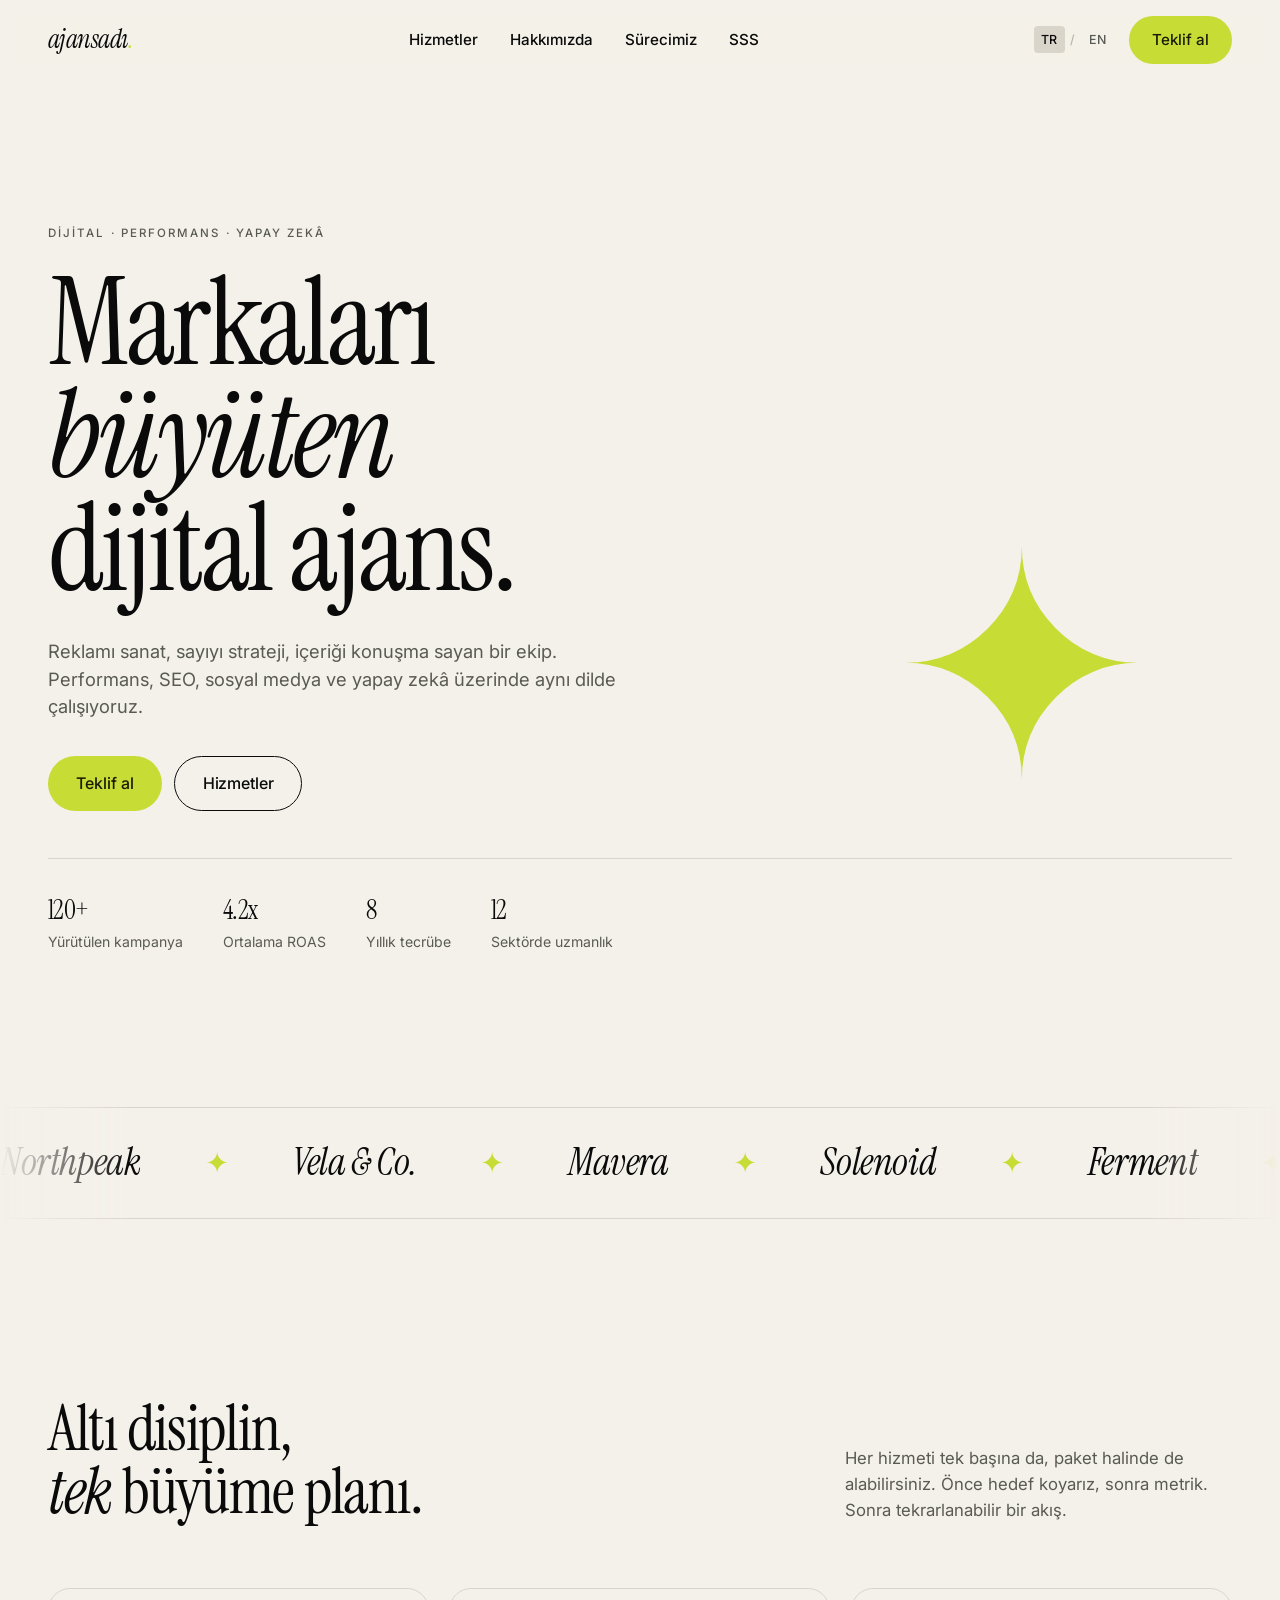
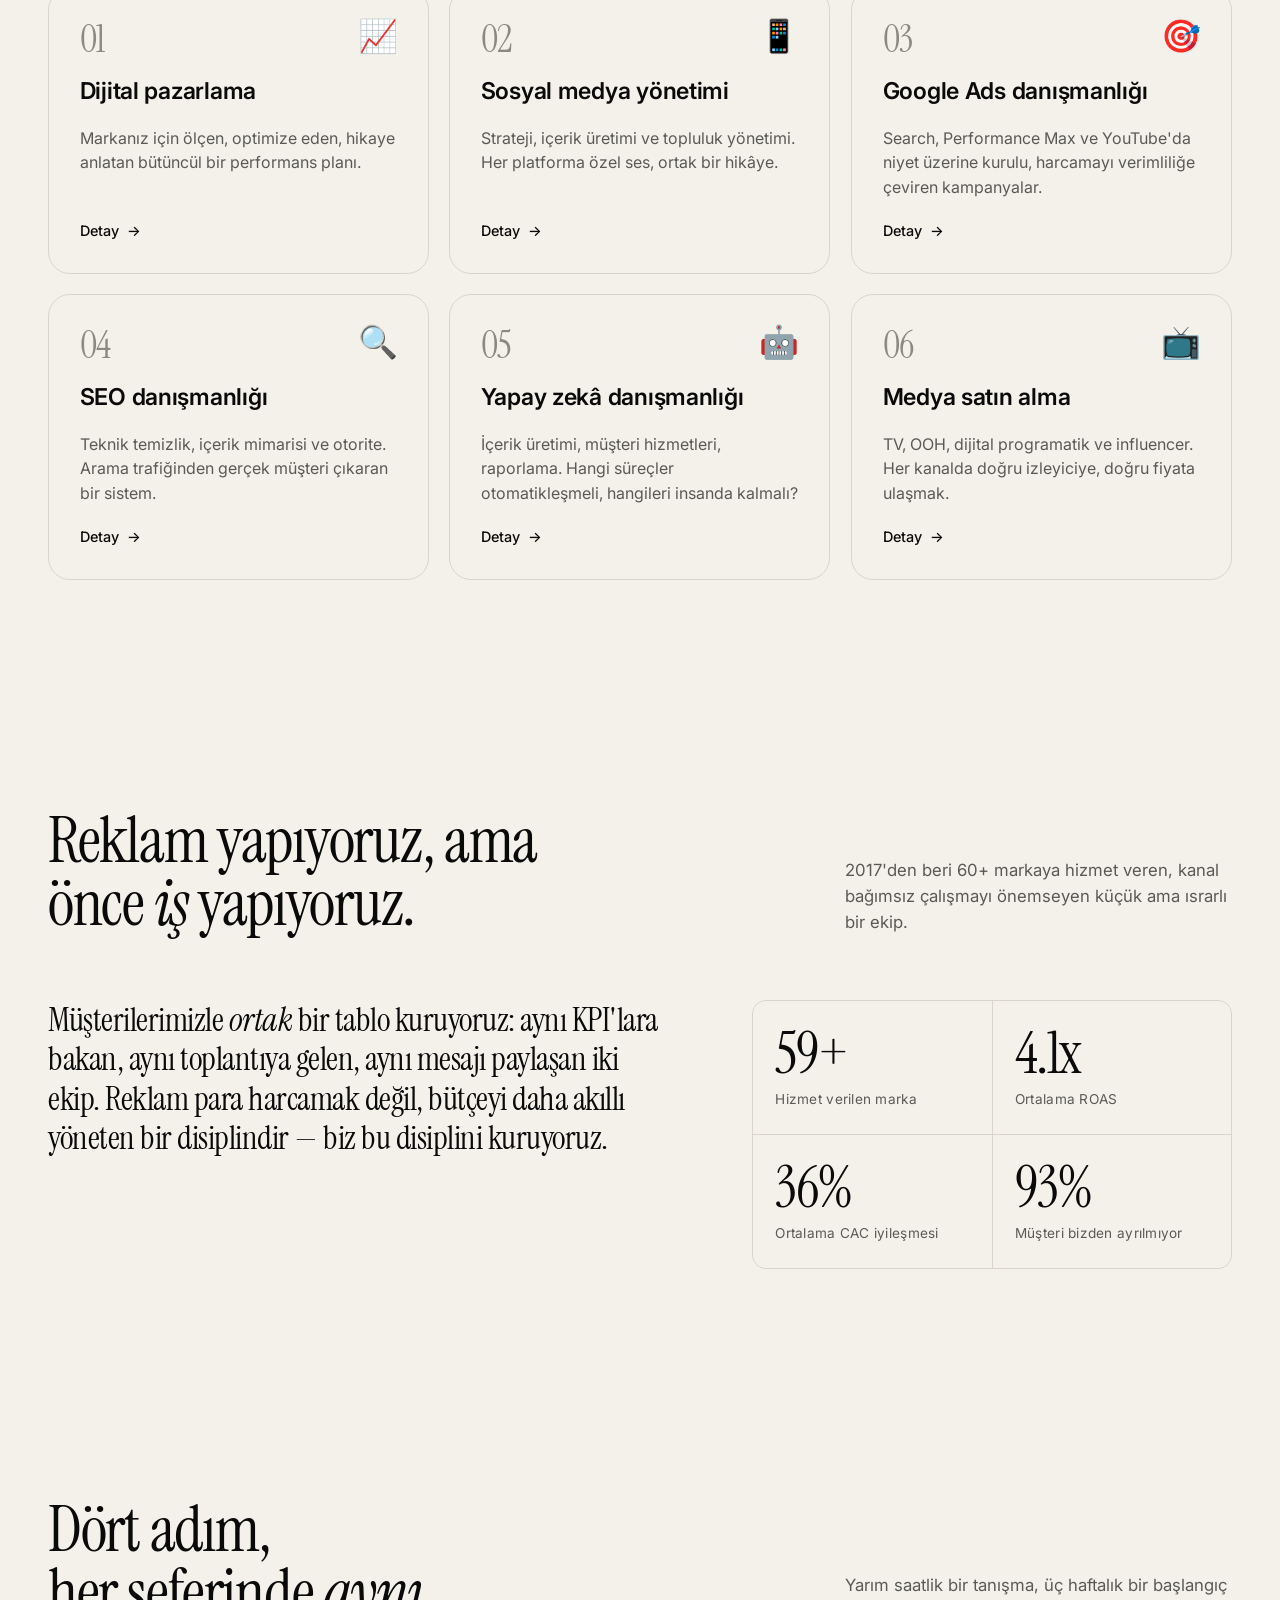
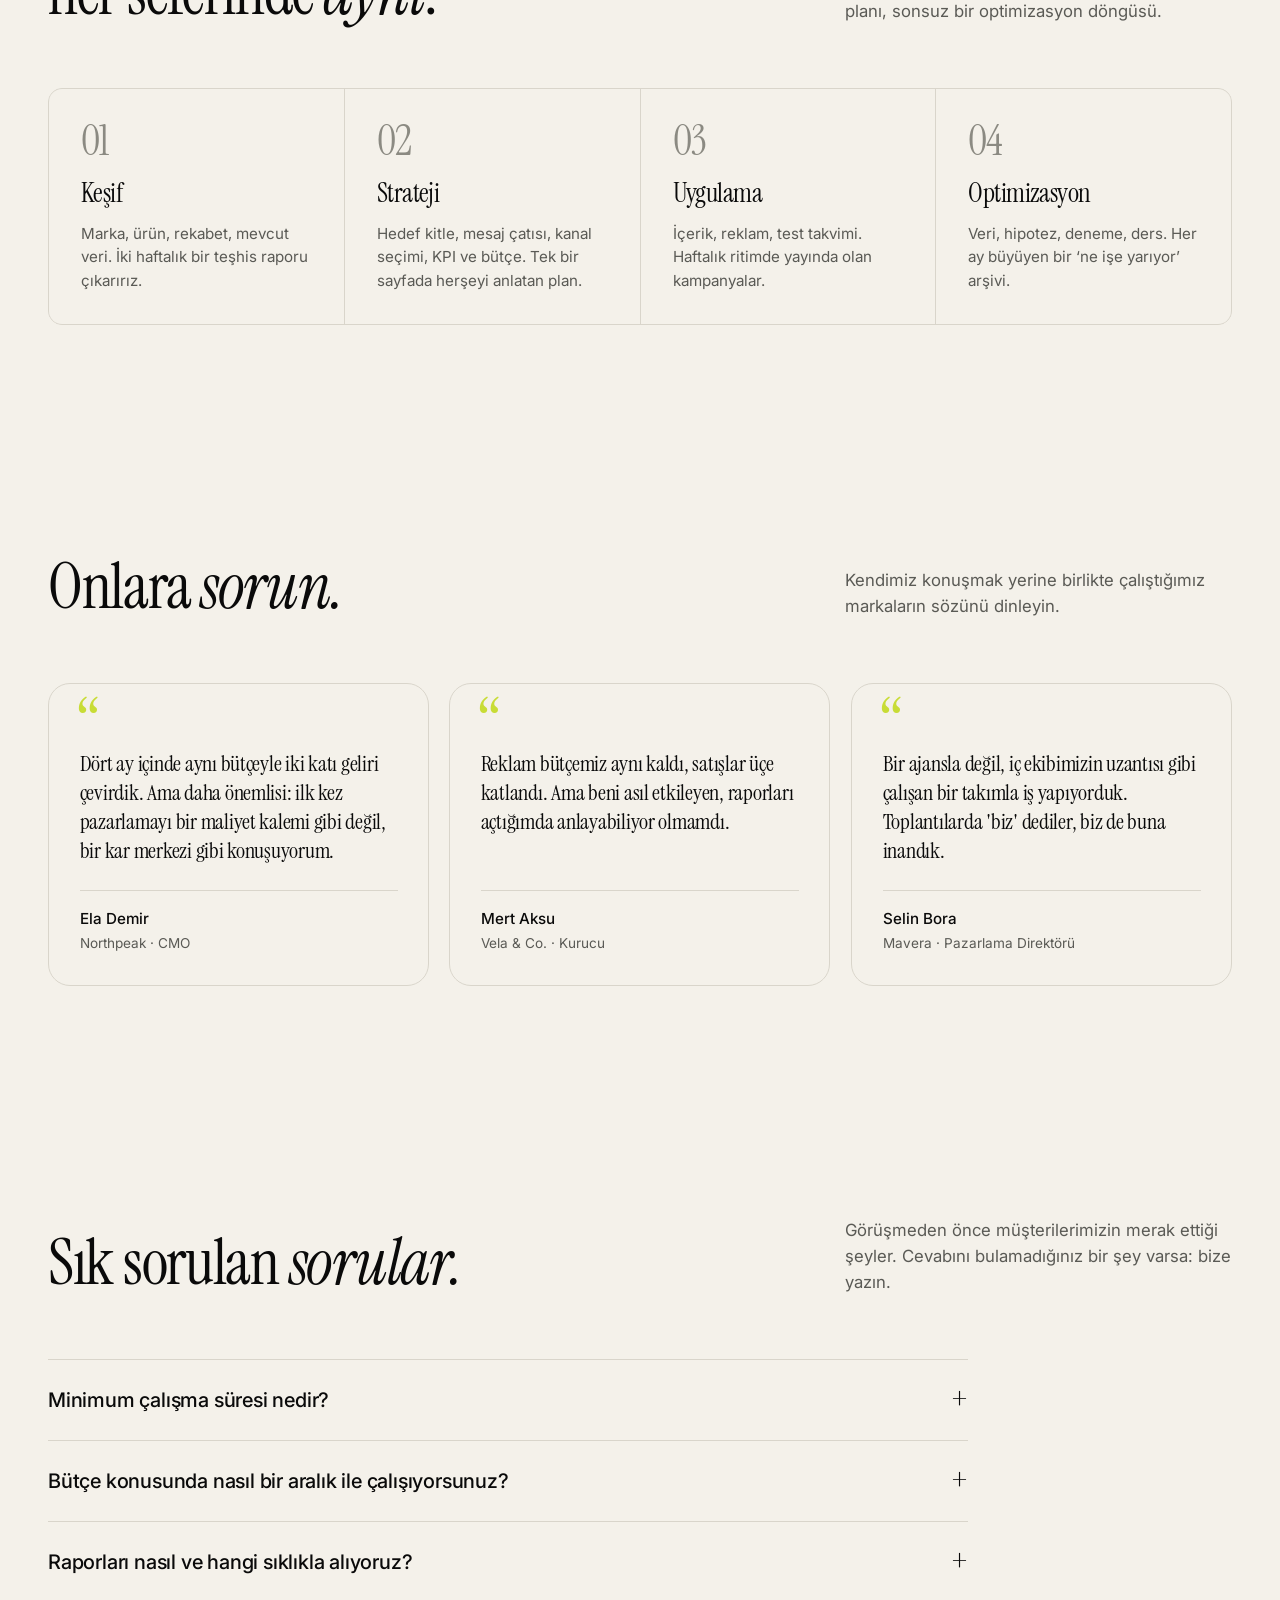
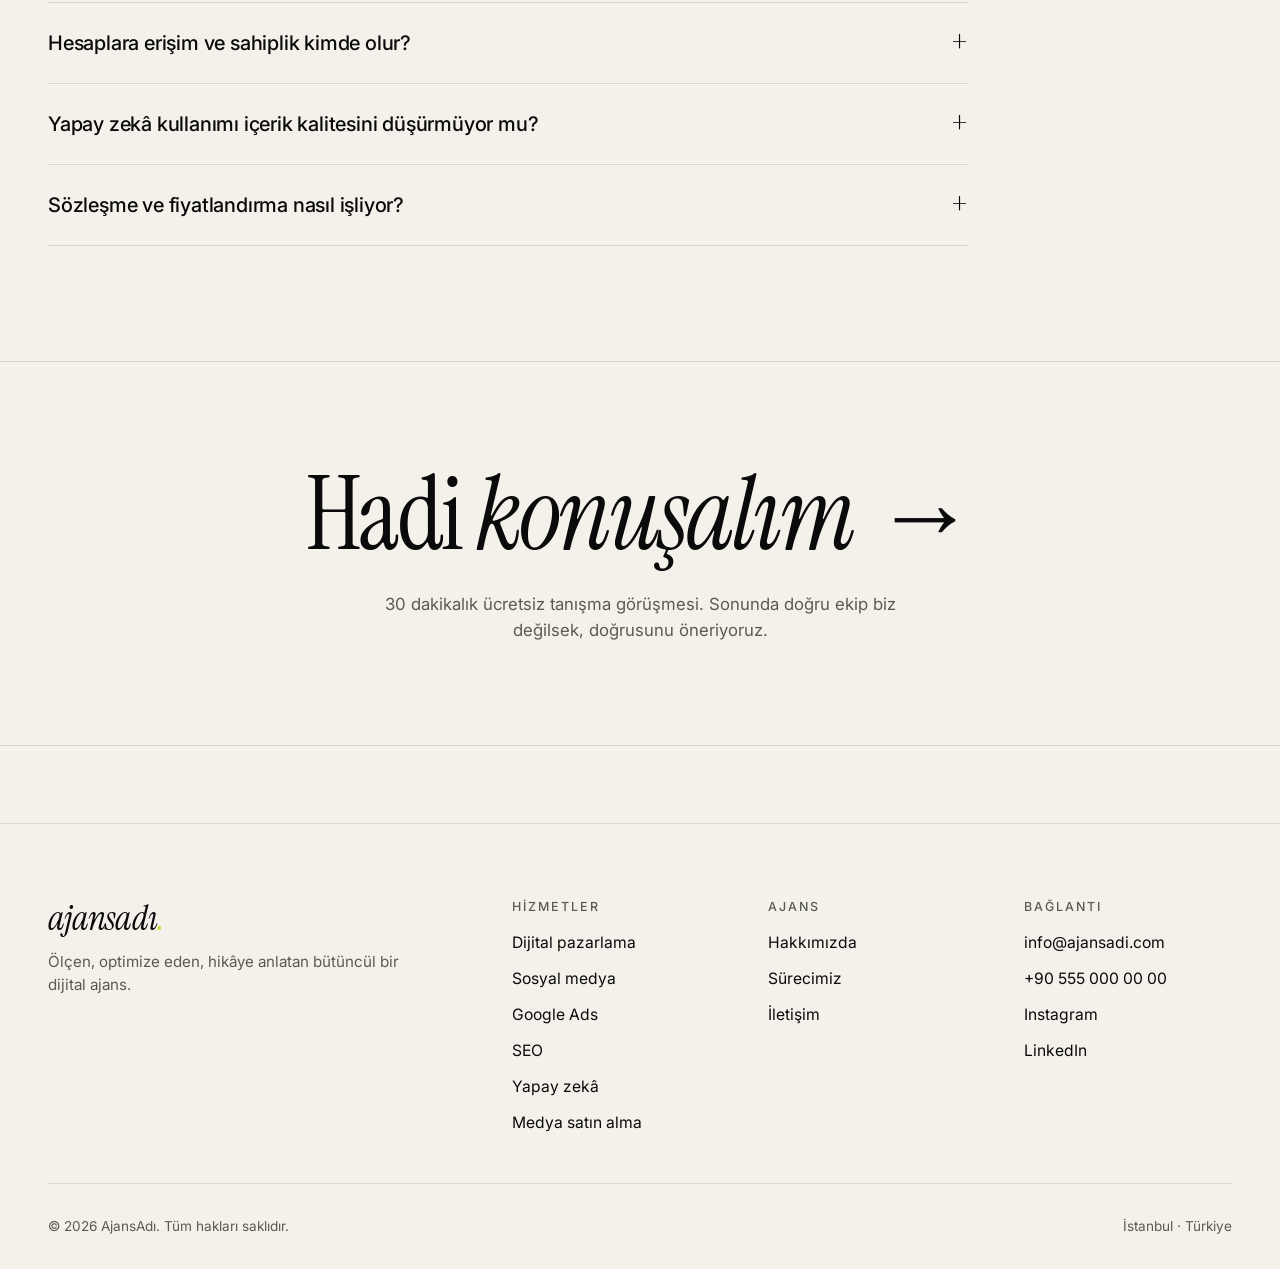
<file: index.html>
<!doctype html>
<html lang="tr">
  <head>
    <meta charset="UTF-8" />
    <meta name="viewport" content="width=device-width, initial-scale=1.0" />
    <title>AjansAdı — Markaları büyüten dijital ajans</title>
    <meta
      name="description"
      content="Performans pazarlama, SEO, Google Ads, sosyal medya yönetimi, yapay zekâ danışmanlığı ve medya satın alma. Ölçen, optimize eden, ölçeklendiren bir ajans."
    />
    <link rel="canonical" href="https://ajansadi.com/" />

    <meta property="og:type" content="website" />
    <meta property="og:title" content="AjansAdı — Markaları büyüten dijital ajans" />
    <meta
      property="og:description"
      content="Performans pazarlama, SEO, Google Ads, sosyal medya, yapay zekâ ve medya satın alma."
    />
    <meta property="og:image" content="assets/img/og-image.svg" />
    <meta property="og:url" content="https://ajansadi.com/" />
    <meta name="twitter:card" content="summary_large_image" />

    <link rel="icon" type="image/svg+xml" href="assets/img/favicon.svg" />

    <link rel="preconnect" href="https://fonts.googleapis.com" />
    <link rel="preconnect" href="https://fonts.gstatic.com" crossorigin />
    <link
      href="https://fonts.googleapis.com/css2?family=Inter:wght@400;500;600&family=Instrument+Serif:ital@0;1&display=swap"
      rel="stylesheet"
    />

    <link rel="stylesheet" href="assets/css/base.css" />
    <link rel="stylesheet" href="assets/css/components.css" />
    <link rel="stylesheet" href="assets/css/pages.css" />

    <script type="application/ld+json">
      {
        "@context": "https://schema.org",
        "@type": "Organization",
        "name": "AjansAdı",
        "url": "https://ajansadi.com/",
        "logo": "https://ajansadi.com/assets/img/favicon.svg",
        "email": "info@ajansadi.com",
        "telephone": "+90 555 000 00 00",
        "sameAs": [
          "https://instagram.com/ajansadi",
          "https://linkedin.com/company/ajansadi",
          "https://x.com/ajansadi"
        ]
      }
    </script>
  </head>
  <body>
    <!-- Custom cursor -->
    <div class="cursor" aria-hidden="true">
      <div class="cursor__ring"></div>
      <div class="cursor__dot"></div>
    </div>

    <!-- Top bar -->
    <header class="topbar">
      <div class="container topbar__inner">
        <a class="brand" href="./" aria-label="AjansAdı">ajansadı</a>

        <nav class="nav" aria-label="Ana menü">
          <a
            href="#hizmetler"
            data-nav="hizmetler"
            data-tr="Hizmetler"
            data-en="Services"
            >Hizmetler</a
          >
          <a
            href="#hakkimizda"
            data-nav="hakkimizda"
            data-tr="Hakkımızda"
            data-en="About"
            >Hakkımızda</a
          >
          <a
            href="#surec"
            data-nav="surec"
            data-tr="Sürecimiz"
            data-en="Process"
            >Sürecimiz</a
          >
          <a
            href="#sss"
            data-nav="sss"
            data-tr="SSS"
            data-en="FAQ"
            >SSS</a
          >
        </nav>

        <div class="topbar__right">
          <div class="lang-switch" aria-label="Dil seçici">
            <button data-lang="tr" aria-label="Türkçe" class="is-active">TR</button>
            <span class="lang-switch__sep">/</span>
            <button data-lang="en" aria-label="English">EN</button>
          </div>
          <a
            href="iletisim.html"
            class="btn btn--primary"
            data-tr="Teklif al"
            data-en="Get a quote"
            >Teklif al<span class="btn__arrow">→</span></a
          >
          <button
            class="menu-toggle"
            aria-label="Menüyü aç"
            aria-expanded="false"
            aria-controls="drawer"
          >
            <span></span>
            <span></span>
          </button>
        </div>
      </div>
    </header>

    <!-- Mobile drawer -->
    <div class="drawer" id="drawer" aria-hidden="true">
      <ul>
        <li>
          <a href="#hizmetler" data-tr="Hizmetler" data-en="Services">Hizmetler</a>
        </li>
        <li>
          <a href="#hakkimizda" data-tr="Hakkımızda" data-en="About">Hakkımızda</a>
        </li>
        <li>
          <a href="#surec" data-tr="Sürecimiz" data-en="Process">Sürecimiz</a>
        </li>
        <li><a href="#sss" data-tr="SSS" data-en="FAQ">SSS</a></li>
        <li>
          <a href="iletisim.html" data-tr="İletişim" data-en="Contact"
            >İletişim</a
          >
        </li>
      </ul>
      <a
        class="btn btn--primary drawer__cta"
        href="iletisim.html"
        data-tr="Teklif al →"
        data-en="Get a quote →"
        >Teklif al →</a
      >
    </div>

    <main>
      <!-- Hero -->
      <section class="hero" data-section="hero">
        <div class="container">
          <div class="hero__inner reveal">
            <div>
              <p
                class="eyebrow hero__eyebrow"
                data-tr="Dijital · Performans · Yapay zekâ"
                data-en="Digital · Performance · AI"
              >
                Dijital · Performans · Yapay zekâ
              </p>
              <h1 class="hero__title">
                <span
                  data-tr-html="Markaları <em>büyüten</em><br/>dijital ajans."
                  data-en-html="The agency that <em>grows</em><br/>brands."
                  >Markaları <em>büyüten</em><br />dijital ajans.</span
                >
              </h1>
              <p
                class="hero__sub"
                data-tr="Reklamı sanat, sayıyı strateji, içeriği konuşma sayan bir ekip. Performans, SEO, sosyal medya ve yapay zekâ üzerinde aynı dilde çalışıyoruz."
                data-en="A team that treats ads as craft, numbers as strategy, content as conversation. Performance, SEO, social and AI — one shared language."
              >
                Reklamı sanat, sayıyı strateji, içeriği konuşma sayan bir
                ekip. Performans, SEO, sosyal medya ve yapay zekâ üzerinde
                aynı dilde çalışıyoruz.
              </p>
              <div class="hero__ctas">
                <a
                  class="btn btn--primary btn--lg"
                  href="iletisim.html"
                  data-tr="Teklif al"
                  data-en="Get a quote"
                  >Teklif al<span class="btn__arrow">→</span></a
                >
                <a
                  class="btn btn--ghost btn--lg"
                  href="#hizmetler"
                  data-tr="Hizmetler"
                  data-en="Services"
                  >Hizmetler</a
                >
              </div>
            </div>

            <div class="hero__deco" aria-hidden="true">
              <span class="hero__star" data-parallax="0.18">✦</span>
            </div>
          </div>

          <div class="hero__meta reveal reveal--delay-1">
            <div>
              <strong>120+</strong>
              <span data-tr="Yürütülen kampanya" data-en="Campaigns delivered"
                >Yürütülen kampanya</span
              >
            </div>
            <div>
              <strong>4.2x</strong>
              <span data-tr="Ortalama ROAS" data-en="Average ROAS"
                >Ortalama ROAS</span
              >
            </div>
            <div>
              <strong>8</strong>
              <span data-tr="Yıllık tecrübe" data-en="Years of practice"
                >Yıllık tecrübe</span
              >
            </div>
            <div>
              <strong>12</strong>
              <span data-tr="Sektörde uzmanlık" data-en="Verticals served"
                >Sektörde uzmanlık</span
              >
            </div>
          </div>
        </div>
      </section>

      <!-- Marquee -->
      <section class="section--tight" aria-label="Birlikte çalıştığımız markalar">
        <div class="marquee">
          <div class="marquee__track">
            <span class="marquee__item">Northpeak</span>
            <span class="marquee__item">Vela &amp; Co.</span>
            <span class="marquee__item">Mavera</span>
            <span class="marquee__item">Solenoid</span>
            <span class="marquee__item">Ferment</span>
            <span class="marquee__item">Atlas Group</span>
            <span class="marquee__item">Halo Studio</span>
            <span class="marquee__item">Karta</span>
            <!-- duplicate for seamless loop -->
            <span class="marquee__item">Northpeak</span>
            <span class="marquee__item">Vela &amp; Co.</span>
            <span class="marquee__item">Mavera</span>
            <span class="marquee__item">Solenoid</span>
            <span class="marquee__item">Ferment</span>
            <span class="marquee__item">Atlas Group</span>
            <span class="marquee__item">Halo Studio</span>
            <span class="marquee__item">Karta</span>
          </div>
        </div>
      </section>

      <!-- Services -->
      <section class="section" id="hizmetler" data-section="hizmetler">
        <div class="container">
          <header class="section-header reveal">
            <h2 class="section-header__title">
              <span
                data-tr-html="Altı disiplin,<br/><em>tek</em> büyüme planı."
                data-en-html="Six disciplines,<br/><em>one</em> growth plan."
                >Altı disiplin,<br /><em>tek</em> büyüme planı.</span
              >
            </h2>
            <p
              class="section-header__lead"
              data-tr="Her hizmeti tek başına da, paket halinde de alabilirsiniz. Önce hedef koyarız, sonra metrik. Sonra tekrarlanabilir bir akış."
              data-en="Take any service standalone or as a bundle. We start with a goal, define the metric, then build a repeatable flow."
            >
              Her hizmeti tek başına da, paket halinde de alabilirsiniz. Önce
              hedef koyarız, sonra metrik. Sonra tekrarlanabilir bir akış.
            </p>
          </header>

          <div class="services-grid">
            <article class="service-card reveal">
              <div class="service-card__head">
                <span class="service-card__num">01</span>
                <span class="service-card__icon" aria-hidden="true">📈</span>
              </div>
              <h3 class="service-card__title" data-tr="Dijital pazarlama" data-en="Digital marketing">
                Dijital pazarlama
              </h3>
              <p
                class="service-card__body"
                data-tr="Markanız için ölçen, optimize eden, hikaye anlatan bütüncül bir performans planı."
                data-en="An end-to-end performance plan that measures, optimises, and tells your story."
              >
                Markanız için ölçen, optimize eden, hikaye anlatan bütüncül
                bir performans planı.
              </p>
              <span class="service-card__more"
                ><span data-tr="Detay" data-en="Read more">Detay</span> →</span
              >
              <a
                class="service-card__link"
                href="hizmetler/dijital-pazarlama.html"
                data-tr="Dijital pazarlama detayı"
                data-en="Digital marketing detail"
                >Dijital pazarlama detayı</a
              >
            </article>

            <article class="service-card reveal reveal--delay-1">
              <div class="service-card__head">
                <span class="service-card__num">02</span>
                <span class="service-card__icon" aria-hidden="true">📱</span>
              </div>
              <h3
                class="service-card__title"
                data-tr="Sosyal medya yönetimi"
                data-en="Social media management"
              >
                Sosyal medya yönetimi
              </h3>
              <p
                class="service-card__body"
                data-tr="Strateji, içerik üretimi ve topluluk yönetimi. Her platforma özel ses, ortak bir hikâye."
                data-en="Strategy, content production, and community. A specific voice for each platform, one shared story."
              >
                Strateji, içerik üretimi ve topluluk yönetimi. Her platforma
                özel ses, ortak bir hikâye.
              </p>
              <span class="service-card__more"
                ><span data-tr="Detay" data-en="Read more">Detay</span> →</span
              >
              <a
                class="service-card__link"
                href="hizmetler/sosyal-medya-yonetimi.html"
                >Sosyal medya yönetimi detayı</a
              >
            </article>

            <article class="service-card reveal reveal--delay-2">
              <div class="service-card__head">
                <span class="service-card__num">03</span>
                <span class="service-card__icon" aria-hidden="true">🎯</span>
              </div>
              <h3
                class="service-card__title"
                data-tr="Google Ads danışmanlığı"
                data-en="Google Ads consulting"
              >
                Google Ads danışmanlığı
              </h3>
              <p
                class="service-card__body"
                data-tr="Search, Performance Max ve YouTube'da niyet üzerine kurulu, harcamayı verimliliğe çeviren kampanyalar."
                data-en="Intent-led campaigns on Search, Performance Max and YouTube — turning spend into efficiency."
              >
                Search, Performance Max ve YouTube'da niyet üzerine kurulu,
                harcamayı verimliliğe çeviren kampanyalar.
              </p>
              <span class="service-card__more"
                ><span data-tr="Detay" data-en="Read more">Detay</span> →</span
              >
              <a class="service-card__link" href="hizmetler/google-ads.html"
                >Google Ads danışmanlığı detayı</a
              >
            </article>

            <article class="service-card reveal reveal--delay-1">
              <div class="service-card__head">
                <span class="service-card__num">04</span>
                <span class="service-card__icon" aria-hidden="true">🔍</span>
              </div>
              <h3
                class="service-card__title"
                data-tr="SEO danışmanlığı"
                data-en="SEO consulting"
              >
                SEO danışmanlığı
              </h3>
              <p
                class="service-card__body"
                data-tr="Teknik temizlik, içerik mimarisi ve otorite. Arama trafiğinden gerçek müşteri çıkaran bir sistem."
                data-en="Technical cleanup, content architecture, and authority. A system that turns search traffic into real customers."
              >
                Teknik temizlik, içerik mimarisi ve otorite. Arama trafiğinden
                gerçek müşteri çıkaran bir sistem.
              </p>
              <span class="service-card__more"
                ><span data-tr="Detay" data-en="Read more">Detay</span> →</span
              >
              <a class="service-card__link" href="hizmetler/seo.html"
                >SEO danışmanlığı detayı</a
              >
            </article>

            <article class="service-card reveal reveal--delay-2">
              <div class="service-card__head">
                <span class="service-card__num">05</span>
                <span class="service-card__icon" aria-hidden="true">🤖</span>
              </div>
              <h3
                class="service-card__title"
                data-tr="Yapay zekâ danışmanlığı"
                data-en="AI consulting"
              >
                Yapay zekâ danışmanlığı
              </h3>
              <p
                class="service-card__body"
                data-tr="İçerik üretimi, müşteri hizmetleri, raporlama. Hangi süreçler otomatikleşmeli, hangileri insanda kalmalı?"
                data-en="Content, customer service, reporting. What should be automated, and what should stay human?"
              >
                İçerik üretimi, müşteri hizmetleri, raporlama. Hangi süreçler
                otomatikleşmeli, hangileri insanda kalmalı?
              </p>
              <span class="service-card__more"
                ><span data-tr="Detay" data-en="Read more">Detay</span> →</span
              >
              <a class="service-card__link" href="hizmetler/yapay-zeka.html"
                >Yapay zekâ danışmanlığı detayı</a
              >
            </article>

            <article class="service-card reveal reveal--delay-3">
              <div class="service-card__head">
                <span class="service-card__num">06</span>
                <span class="service-card__icon" aria-hidden="true">📺</span>
              </div>
              <h3
                class="service-card__title"
                data-tr="Medya satın alma"
                data-en="Media buying"
              >
                Medya satın alma
              </h3>
              <p
                class="service-card__body"
                data-tr="TV, OOH, dijital programatik ve influencer. Her kanalda doğru izleyiciye, doğru fiyata ulaşmak."
                data-en="TV, OOH, programmatic and influencer. Reaching the right audience at the right price across every channel."
              >
                TV, OOH, dijital programatik ve influencer. Her kanalda doğru
                izleyiciye, doğru fiyata ulaşmak.
              </p>
              <span class="service-card__more"
                ><span data-tr="Detay" data-en="Read more">Detay</span> →</span
              >
              <a
                class="service-card__link"
                href="hizmetler/medya-satin-alma.html"
                >Medya satın alma detayı</a
              >
            </article>
          </div>
        </div>
      </section>

      <!-- About + metrics -->
      <section class="section" id="hakkimizda" data-section="hakkimizda">
        <div class="container">
          <header class="section-header reveal">
            <h2 class="section-header__title">
              <span
                data-tr-html="Reklam yapıyoruz, ama önce <em>iş</em> yapıyoruz."
                data-en-html="We make ads — but first, we make <em>business</em>."
                >Reklam yapıyoruz, ama önce <em>iş</em> yapıyoruz.</span
              >
            </h2>
            <p
              class="section-header__lead"
              data-tr="2017'den beri 60+ markaya hizmet veren, kanal bağımsız çalışmayı önemseyen küçük ama ısrarlı bir ekip."
              data-en="Since 2017 we've served 60+ brands. A small, persistent team that works channel-agnostic."
            >
              2017'den beri 60+ markaya hizmet veren, kanal bağımsız çalışmayı
              önemseyen küçük ama ısrarlı bir ekip.
            </p>
          </header>

          <div class="about">
            <div class="about__copy reveal">
              <p
                data-tr-html="Müşterilerimizle <em>ortak</em> bir tablo kuruyoruz: aynı KPI'lara bakan, aynı toplantıya gelen, aynı mesajı paylaşan iki ekip. Reklam para harcamak değil, bütçeyi daha akıllı yöneten bir disiplindir &mdash; biz bu disiplini kuruyoruz."
                data-en-html="We build a <em>shared</em> dashboard with our clients: two teams looking at the same KPIs, joining the same meetings, sharing the same chat. Advertising isn't about spending — it's about managing a budget more intelligently. We install that discipline."
              >
                Müşterilerimizle <em>ortak</em> bir tablo kuruyoruz: aynı
                KPI'lara bakan, aynı toplantıya gelen, aynı mesajı paylaşan
                iki ekip. Reklam para harcamak değil, bütçeyi daha akıllı
                yöneten bir disiplindir &mdash; biz bu disiplini kuruyoruz.
              </p>
            </div>

            <div class="metrics reveal reveal--delay-1">
              <div class="metric">
                <span class="metric__num"
                  ><span data-counter="60" data-decimals="0">60</span>+</span
                >
                <span
                  class="metric__label"
                  data-tr="Hizmet verilen marka"
                  data-en="Brands served"
                  >Hizmet verilen marka</span
                >
              </div>
              <div class="metric">
                <span class="metric__num"
                  ><span data-counter="4.2" data-decimals="1">4.2</span>x</span
                >
                <span
                  class="metric__label"
                  data-tr="Ortalama ROAS"
                  data-en="Average ROAS"
                  >Ortalama ROAS</span
                >
              </div>
              <div class="metric">
                <span class="metric__num"
                  ><span data-counter="38" data-decimals="0">38</span>%</span
                >
                <span
                  class="metric__label"
                  data-tr="Ortalama CAC iyileşmesi"
                  data-en="Average CAC improvement"
                  >Ortalama CAC iyileşmesi</span
                >
              </div>
              <div class="metric">
                <span class="metric__num"
                  ><span data-counter="98" data-decimals="0">98</span>%</span
                >
                <span
                  class="metric__label"
                  data-tr="Müşteri bizden ayrılmıyor"
                  data-en="Client retention"
                  >Müşteri bizden ayrılmıyor</span
                >
              </div>
            </div>
          </div>
        </div>
      </section>

      <!-- Process -->
      <section class="section" id="surec" data-section="surec">
        <div class="container">
          <header class="section-header reveal">
            <h2 class="section-header__title">
              <span
                data-tr-html="Dört adım,<br/>her seferinde <em>aynı</em>."
                data-en-html="Four steps,<br/>every <em>single</em> time."
                >Dört adım,<br />her seferinde <em>aynı</em>.</span
              >
            </h2>
            <p
              class="section-header__lead"
              data-tr="Yarım saatlik bir tanışma, üç haftalık bir başlangıç planı, sonsuz bir optimizasyon döngüsü."
              data-en="A 30-minute intro, a three-week launch plan, then a continuous optimisation loop."
            >
              Yarım saatlik bir tanışma, üç haftalık bir başlangıç planı,
              sonsuz bir optimizasyon döngüsü.
            </p>
          </header>

          <div class="process reveal">
            <div class="process__step">
              <span class="process__num">01</span>
              <h3 class="process__title" data-tr="Keşif" data-en="Discovery">
                Keşif
              </h3>
              <p
                class="process__body"
                data-tr="Marka, ürün, rekabet, mevcut veri. İki haftalık bir teşhis raporu çıkarırız."
                data-en="Brand, product, competition, existing data. We deliver a two-week diagnostic."
              >
                Marka, ürün, rekabet, mevcut veri. İki haftalık bir teşhis
                raporu çıkarırız.
              </p>
            </div>
            <div class="process__step">
              <span class="process__num">02</span>
              <h3 class="process__title" data-tr="Strateji" data-en="Strategy">
                Strateji
              </h3>
              <p
                class="process__body"
                data-tr="Hedef kitle, mesaj çatısı, kanal seçimi, KPI ve bütçe. Tek bir sayfada herşeyi anlatan plan."
                data-en="Audience, messaging, channels, KPIs and budget. The whole plan on one page."
              >
                Hedef kitle, mesaj çatısı, kanal seçimi, KPI ve bütçe. Tek
                bir sayfada herşeyi anlatan plan.
              </p>
            </div>
            <div class="process__step">
              <span class="process__num">03</span>
              <h3
                class="process__title"
                data-tr="Uygulama"
                data-en="Execution"
              >
                Uygulama
              </h3>
              <p
                class="process__body"
                data-tr="İçerik, reklam, test takvimi. Haftalık ritimde yayında olan kampanyalar."
                data-en="Content, ads, test calendar. Campaigns running on a weekly cadence."
              >
                İçerik, reklam, test takvimi. Haftalık ritimde yayında olan
                kampanyalar.
              </p>
            </div>
            <div class="process__step">
              <span class="process__num">04</span>
              <h3
                class="process__title"
                data-tr="Optimizasyon"
                data-en="Optimisation"
              >
                Optimizasyon
              </h3>
              <p
                class="process__body"
                data-tr="Veri, hipotez, deneme, ders. Her ay büyüyen bir &lsquo;ne işe yarıyor&rsquo; arşivi."
                data-en="Data, hypothesis, experiment, lesson. A growing archive of what actually works."
              >
                Veri, hipotez, deneme, ders. Her ay büyüyen bir &lsquo;ne işe
                yarıyor&rsquo; arşivi.
              </p>
            </div>
          </div>
        </div>
      </section>

      <!-- Testimonials -->
      <section class="section" aria-label="Müşteri yorumları">
        <div class="container">
          <header class="section-header reveal">
            <h2 class="section-header__title">
              <span
                data-tr-html="Onlara <em>sorun.</em>"
                data-en-html="Ask <em>them.</em>"
                >Onlara <em>sorun.</em></span
              >
            </h2>
            <p
              class="section-header__lead"
              data-tr="Kendimiz konuşmak yerine birlikte çalıştığımız markaların sözünü dinleyin."
              data-en="Instead of talking ourselves up, listen to the brands we work with."
            >
              Kendimiz konuşmak yerine birlikte çalıştığımız markaların sözünü
              dinleyin.
            </p>
          </header>

          <div class="testimonials">
            <article class="testimonial reveal">
              <p
                class="testimonial__quote"
                data-tr="Dört ay içinde aynı bütçeyle iki katı geliri çevirdik. Ama daha önemlisi: ilk kez pazarlamayı bir maliyet kalemi gibi değil, bir kar merkezi gibi konuşuyorum."
                data-en="In four months we doubled revenue on the same budget. More importantly, for the first time I'm talking about marketing as a profit centre, not a cost line."
              >
                Dört ay içinde aynı bütçeyle iki katı geliri çevirdik. Ama daha
                önemlisi: ilk kez pazarlamayı bir maliyet kalemi gibi değil,
                bir kar merkezi gibi konuşuyorum.
              </p>
              <div class="testimonial__author">
                <span class="testimonial__name">Ela Demir</span>
                <span class="testimonial__co">Northpeak · CMO</span>
              </div>
            </article>

            <article class="testimonial reveal reveal--delay-1">
              <p
                class="testimonial__quote"
                data-tr="Reklam bütçemiz aynı kaldı, satışlar üçe katlandı. Ama beni asıl etkileyen, raporları açtığımda anlayabiliyor olmamdı."
                data-en="Same ad budget, triple the sales. What really impressed me was being able to actually understand the reports."
              >
                Reklam bütçemiz aynı kaldı, satışlar üçe katlandı. Ama beni
                asıl etkileyen, raporları açtığımda anlayabiliyor olmamdı.
              </p>
              <div class="testimonial__author">
                <span class="testimonial__name">Mert Aksu</span>
                <span class="testimonial__co">Vela &amp; Co. · Kurucu</span>
              </div>
            </article>

            <article class="testimonial reveal reveal--delay-2">
              <p
                class="testimonial__quote"
                data-tr="Bir ajansla değil, iç ekibimizin uzantısı gibi çalışan bir takımla iş yapıyorduk. Toplantılarda 'biz' dediler, biz de buna inandık."
                data-en="It didn't feel like an agency — it felt like an extension of our in-house team. They said ‘we', and we believed it."
              >
                Bir ajansla değil, iç ekibimizin uzantısı gibi çalışan bir
                takımla iş yapıyorduk. Toplantılarda &lsquo;biz&rsquo;
                dediler, biz de buna inandık.
              </p>
              <div class="testimonial__author">
                <span class="testimonial__name">Selin Bora</span>
                <span class="testimonial__co">Mavera · Pazarlama Direktörü</span>
              </div>
            </article>
          </div>
        </div>
      </section>

      <!-- FAQ -->
      <section class="section" id="sss" data-section="sss">
        <div class="container">
          <header class="section-header reveal">
            <h2 class="section-header__title">
              <span
                data-tr-html="Sık sorulan <em>sorular.</em>"
                data-en-html="Frequently <em>asked.</em>"
                >Sık sorulan <em>sorular.</em></span
              >
            </h2>
            <p
              class="section-header__lead"
              data-tr="Görüşmeden önce müşterilerimizin merak ettiği şeyler. Cevabını bulamadığınız bir şey varsa: bize yazın."
              data-en="What clients ask before we get on a call. Anything missing? Just write to us."
            >
              Görüşmeden önce müşterilerimizin merak ettiği şeyler. Cevabını
              bulamadığınız bir şey varsa: bize yazın.
            </p>
          </header>

          <div class="accordion faq reveal">
            <details>
              <summary
                data-tr="Minimum çalışma süresi nedir?"
                data-en="What is the minimum engagement?"
              >
                Minimum çalışma süresi nedir?
              </summary>
              <p
                class="accordion__body"
                data-tr="Performans odaklı çalışmalarda en az üç ay öneriyoruz; çünkü ilk ay test, ikinci ay öğrenme, üçüncü ay ölçeklendirme dönemi. Tek seferlik strateji veya audit projeleri 3-6 hafta sürer."
                data-en="For performance work we recommend at least three months: first month is testing, second is learning, third is scaling. Standalone strategy or audit projects run 3–6 weeks."
              >
                Performans odaklı çalışmalarda en az üç ay öneriyoruz; çünkü
                ilk ay test, ikinci ay öğrenme, üçüncü ay ölçeklendirme
                dönemi. Tek seferlik strateji veya audit projeleri 3-6 hafta
                sürer.
              </p>
            </details>
            <details>
              <summary
                data-tr="Bütçe konusunda nasıl bir aralık ile çalışıyorsunuz?"
                data-en="What budget range do you work with?"
              >
                Bütçe konusunda nasıl bir aralık ile çalışıyorsunuz?
              </summary>
              <p
                class="accordion__body"
                data-tr="Aylık reklam bütçesi 75.000 ₺ ve üzeri olan markalarla performans pazarlamasında daha verimli sonuç alıyoruz. Daha küçük bütçelerde danışmanlık + içerik üretimi paketlerimiz daha doğru."
                data-en="We see the strongest performance results with brands spending 75.000 ₺/month or more on ads. For smaller budgets, our consulting + content packages are a better fit."
              >
                Aylık reklam bütçesi 75.000 ₺ ve üzeri olan markalarla
                performans pazarlamasında daha verimli sonuç alıyoruz. Daha
                küçük bütçelerde danışmanlık + içerik üretimi paketlerimiz
                daha doğru.
              </p>
            </details>
            <details>
              <summary
                data-tr="Raporları nasıl ve hangi sıklıkla alıyoruz?"
                data-en="How and how often do we get reports?"
              >
                Raporları nasıl ve hangi sıklıkla alıyoruz?
              </summary>
              <p
                class="accordion__body"
                data-tr="Canlı bir Looker Studio paneli, haftalık özet e-posta ve aylık 45 dakikalık değerlendirme görüşmesi. Tüm veri kaynakları sizin hesaplarınıza bağlı kalır."
                data-en="A live Looker Studio dashboard, a weekly summary email, and a 45-minute monthly review call. All data sources stay connected to your own accounts."
              >
                Canlı bir Looker Studio paneli, haftalık özet e-posta ve aylık
                45 dakikalık değerlendirme görüşmesi. Tüm veri kaynakları
                sizin hesaplarınıza bağlı kalır.
              </p>
            </details>
            <details>
              <summary
                data-tr="Hesaplara erişim ve sahiplik kimde olur?"
                data-en="Who owns the accounts and access?"
              >
                Hesaplara erişim ve sahiplik kimde olur?
              </summary>
              <p
                class="accordion__body"
                data-tr="Her zaman markada. Reklam, analitik, sosyal medya ve içerik araçları sizin adınıza açılır; biz sadece çalıştığımız sürece erişim sahibi oluruz."
                data-en="Always with the brand. Ad, analytics, social and content tools are opened in your name; we only retain access while we work together."
              >
                Her zaman markada. Reklam, analitik, sosyal medya ve içerik
                araçları sizin adınıza açılır; biz sadece çalıştığımız sürece
                erişim sahibi oluruz.
              </p>
            </details>
            <details>
              <summary
                data-tr="Yapay zekâ kullanımı içerik kalitesini düşürmüyor mu?"
                data-en="Doesn't AI usage hurt content quality?"
              >
                Yapay zekâ kullanımı içerik kalitesini düşürmüyor mu?
              </summary>
              <p
                class="accordion__body"
                data-tr="Yapay zekâyı taslak, varyasyon ve operasyon için kullanıyoruz; konsept ve son kontrol her zaman insanın elinde. &lsquo;AI yazdı&rsquo; dediğiniz hiçbir cümleyi yayınlamıyoruz."
                data-en="We use AI for drafts, variants and operations — concept and final review stay human. We don't ship sentences you'd recognise as ‘AI-written'."
              >
                Yapay zekâyı taslak, varyasyon ve operasyon için kullanıyoruz;
                konsept ve son kontrol her zaman insanın elinde. &lsquo;AI
                yazdı&rsquo; dediğiniz hiçbir cümleyi yayınlamıyoruz.
              </p>
            </details>
            <details>
              <summary
                data-tr="Sözleşme ve fiyatlandırma nasıl işliyor?"
                data-en="How does pricing and the contract work?"
              >
                Sözleşme ve fiyatlandırma nasıl işliyor?
              </summary>
              <p
                class="accordion__body"
                data-tr="Aylık sabit retainer + isteğe bağlı performans bonusu. Sözleşmeyi 30 gün öncesinden uyararak istediğiniz zaman feshedebilirsiniz; uzun süreli taahhüt zorlamayız."
                data-en="A monthly fixed retainer with an optional performance bonus. You can terminate any time with 30 days' notice — we don't lock anyone in."
              >
                Aylık sabit retainer + isteğe bağlı performans bonusu.
                Sözleşmeyi 30 gün öncesinden uyararak istediğiniz zaman
                feshedebilirsiniz; uzun süreli taahhüt zorlamayız.
              </p>
            </details>
          </div>
        </div>
      </section>

      <!-- CTA band -->
      <section class="cta-band" aria-label="İletişim daveti">
        <div class="container">
          <a href="iletisim.html" class="cta-band__title reveal"
            ><span
              data-tr-html="Hadi <em>konuşalım</em>"
              data-en-html="Let's <em>talk</em>"
              >Hadi <em>konuşalım</em></span
            ></a
          >
          <p
            class="cta-band__sub reveal reveal--delay-1"
            data-tr="30 dakikalık ücretsiz tanışma görüşmesi. Sonunda doğru ekip biz değilsek, doğrusunu öneriyoruz."
            data-en="A free 30-minute intro call. If we're not the right team for you, we'll point you to who is."
          >
            30 dakikalık ücretsiz tanışma görüşmesi. Sonunda doğru ekip biz
            değilsek, doğrusunu öneriyoruz.
          </p>
        </div>
      </section>
    </main>

    <!-- Footer -->
    <footer class="footer">
      <div class="container">
        <div class="footer__top">
          <div class="footer__brand">
            <a class="brand" href="./">ajansadı</a>
            <p
              class="footer__tag"
              data-tr="Ölçen, optimize eden, hikâye anlatan bütüncül bir dijital ajans."
              data-en="A digital agency that measures, optimises, and tells the story."
            >
              Ölçen, optimize eden, hikâye anlatan bütüncül bir dijital ajans.
            </p>
          </div>

          <div class="footer__col">
            <h4 data-tr="Hizmetler" data-en="Services">Hizmetler</h4>
            <ul>
              <li>
                <a
                  href="hizmetler/dijital-pazarlama.html"
                  data-tr="Dijital pazarlama"
                  data-en="Digital marketing"
                  >Dijital pazarlama</a
                >
              </li>
              <li>
                <a
                  href="hizmetler/sosyal-medya-yonetimi.html"
                  data-tr="Sosyal medya"
                  data-en="Social media"
                  >Sosyal medya</a
                >
              </li>
              <li>
                <a
                  href="hizmetler/google-ads.html"
                  data-tr="Google Ads"
                  data-en="Google Ads"
                  >Google Ads</a
                >
              </li>
              <li>
                <a href="hizmetler/seo.html" data-tr="SEO" data-en="SEO"
                  >SEO</a
                >
              </li>
              <li>
                <a
                  href="hizmetler/yapay-zeka.html"
                  data-tr="Yapay zekâ"
                  data-en="AI"
                  >Yapay zekâ</a
                >
              </li>
              <li>
                <a
                  href="hizmetler/medya-satin-alma.html"
                  data-tr="Medya satın alma"
                  data-en="Media buying"
                  >Medya satın alma</a
                >
              </li>
            </ul>
          </div>

          <div class="footer__col">
            <h4 data-tr="Ajans" data-en="Studio">Ajans</h4>
            <ul>
              <li>
                <a href="#hakkimizda" data-tr="Hakkımızda" data-en="About"
                  >Hakkımızda</a
                >
              </li>
              <li>
                <a href="#surec" data-tr="Sürecimiz" data-en="Process"
                  >Sürecimiz</a
                >
              </li>
              <li>
                <a href="iletisim.html" data-tr="İletişim" data-en="Contact"
                  >İletişim</a
                >
              </li>
            </ul>
          </div>

          <div class="footer__col">
            <h4 data-tr="Bağlantı" data-en="Connect">Bağlantı</h4>
            <ul>
              <li><a href="mailto:info@ajansadi.com">info@ajansadi.com</a></li>
              <li><a href="tel:+905550000000">+90 555 000 00 00</a></li>
              <li>
                <a
                  href="https://instagram.com/ajansadi"
                  rel="noopener"
                  target="_blank"
                  >Instagram</a
                >
              </li>
              <li>
                <a
                  href="https://linkedin.com/company/ajansadi"
                  rel="noopener"
                  target="_blank"
                  >LinkedIn</a
                >
              </li>
            </ul>
          </div>
        </div>

        <div class="footer__bottom">
          <span data-tr="© 2026 AjansAdı. Tüm hakları saklıdır." data-en="© 2026 AjansAdı. All rights reserved."
            >© 2026 AjansAdı. Tüm hakları saklıdır.</span
          >
          <span data-tr="İstanbul · Türkiye" data-en="Istanbul · Türkiye"
            >İstanbul · Türkiye</span
          >
        </div>
      </div>
    </footer>

    <script src="assets/js/main.js" defer></script>
    <script src="assets/js/i18n.js" defer></script>
  </body>
</html>
</file>
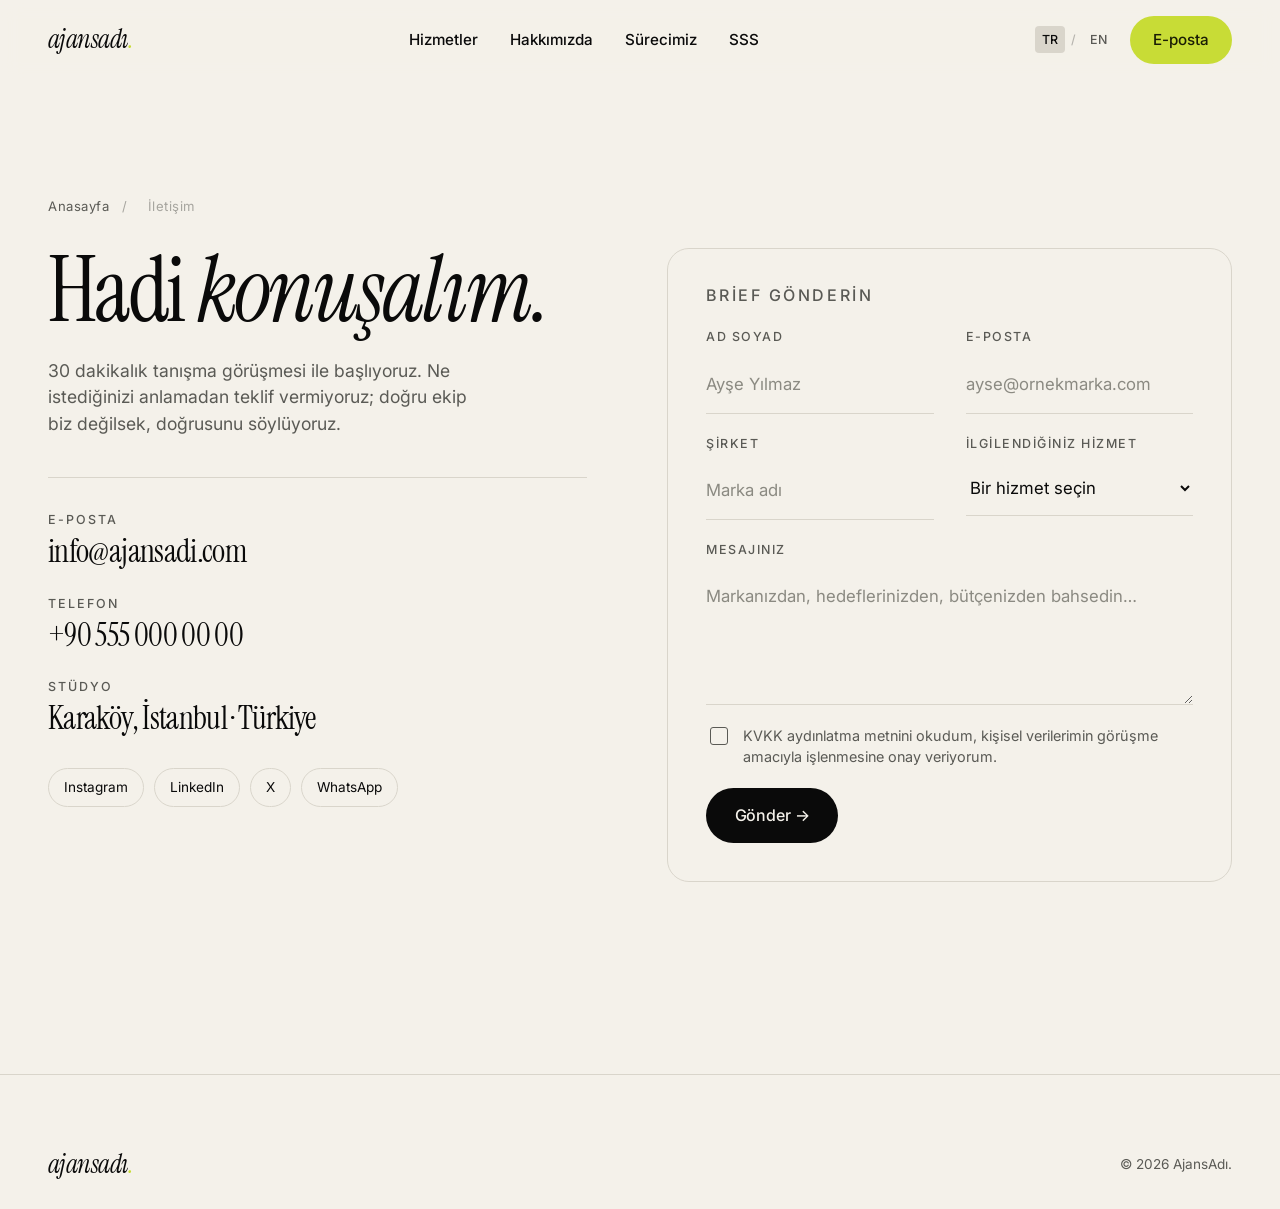
<file: iletisim.html>
<!doctype html>
<html lang="tr">
  <head>
    <meta charset="UTF-8" />
    <meta name="viewport" content="width=device-width, initial-scale=1.0" />
    <title>İletişim — AjansAdı</title>
    <meta
      name="description"
      content="Markanızın büyüme planı için 30 dakikalık ücretsiz tanışma görüşmesi. Bize yazın, aynı gün dönüş yapalım."
    />
    <link rel="canonical" href="https://ajansadi.com/iletisim.html" />

    <meta property="og:title" content="İletişim — AjansAdı" />
    <meta
      property="og:description"
      content="Markanızın büyüme planı için 30 dakikalık ücretsiz tanışma görüşmesi."
    />
    <meta property="og:image" content="assets/img/og-image.svg" />

    <link rel="icon" type="image/svg+xml" href="assets/img/favicon.svg" />
    <link rel="preconnect" href="https://fonts.googleapis.com" />
    <link rel="preconnect" href="https://fonts.gstatic.com" crossorigin />
    <link
      href="https://fonts.googleapis.com/css2?family=Inter:wght@400;500;600&family=Instrument+Serif:ital@0;1&display=swap"
      rel="stylesheet"
    />
    <link rel="stylesheet" href="assets/css/base.css" />
    <link rel="stylesheet" href="assets/css/components.css" />
    <link rel="stylesheet" href="assets/css/pages.css" />
  </head>
  <body>
    <div class="cursor" aria-hidden="true">
      <div class="cursor__ring"></div>
      <div class="cursor__dot"></div>
    </div>

    <header class="topbar">
      <div class="container topbar__inner">
        <a class="brand" href="./" aria-label="AjansAdı">ajansadı</a>
        <nav class="nav" aria-label="Ana menü">
          <a href="index.html#hizmetler" data-tr="Hizmetler" data-en="Services"
            >Hizmetler</a
          >
          <a href="index.html#hakkimizda" data-tr="Hakkımızda" data-en="About"
            >Hakkımızda</a
          >
          <a href="index.html#surec" data-tr="Sürecimiz" data-en="Process">Sürecimiz</a>
          <a href="index.html#sss" data-tr="SSS" data-en="FAQ">SSS</a>
        </nav>
        <div class="topbar__right">
          <div class="lang-switch" aria-label="Dil seçici">
            <button data-lang="tr" class="is-active">TR</button>
            <span class="lang-switch__sep">/</span>
            <button data-lang="en">EN</button>
          </div>
          <a
            href="mailto:info@ajansadi.com"
            class="btn btn--primary"
            data-tr="E-posta"
            data-en="Email us"
            >E-posta<span class="btn__arrow">→</span></a
          >
          <button class="menu-toggle" aria-label="Menüyü aç" aria-expanded="false" aria-controls="drawer">
            <span></span>
            <span></span>
          </button>
        </div>
      </div>
    </header>

    <div class="drawer" id="drawer" aria-hidden="true">
      <ul>
        <li><a href="index.html#hizmetler" data-tr="Hizmetler" data-en="Services">Hizmetler</a></li>
        <li><a href="index.html#hakkimizda" data-tr="Hakkımızda" data-en="About">Hakkımızda</a></li>
        <li><a href="index.html#surec" data-tr="Sürecimiz" data-en="Process">Sürecimiz</a></li>
        <li><a href="index.html#sss" data-tr="SSS" data-en="FAQ">SSS</a></li>
        <li><a href="iletisim.html" data-tr="İletişim" data-en="Contact">İletişim</a></li>
      </ul>
    </div>

    <main>
      <section class="section">
        <div class="container">
          <p class="breadcrumb reveal">
            <a href="./" data-tr="Anasayfa" data-en="Home">Anasayfa</a>
            <span>/</span>
            <span data-tr="İletişim" data-en="Contact">İletişim</span>
          </p>

          <div class="contact-grid" style="margin-top: 2rem">
            <div class="contact-info reveal">
              <h1>
                <span
                  data-tr-html="Hadi <em>konuşalım.</em>"
                  data-en-html="Let's <em>talk.</em>"
                  >Hadi <em>konuşalım.</em></span
                >
              </h1>
              <p
                class="contact-info__lead"
                data-tr="30 dakikalık tanışma görüşmesi ile başlıyoruz. Ne istediğinizi anlamadan teklif vermiyoruz; doğru ekip biz değilsek, doğrusunu söylüyoruz."
                data-en="We start with a 30-minute intro call. We don't quote before we understand what you want — and if we're not the right team, we'll point you to who is."
              >
                30 dakikalık tanışma görüşmesi ile başlıyoruz. Ne istediğinizi
                anlamadan teklif vermiyoruz; doğru ekip biz değilsek, doğrusunu
                söylüyoruz.
              </p>

              <div class="contact-channels">
                <div class="contact-channel">
                  <span class="contact-channel__label" data-tr="E-posta" data-en="Email">E-posta</span>
                  <a class="contact-channel__value" href="mailto:info@ajansadi.com"
                    >info@ajansadi.com</a
                  >
                </div>
                <div class="contact-channel">
                  <span class="contact-channel__label" data-tr="Telefon" data-en="Phone">Telefon</span>
                  <a class="contact-channel__value" href="tel:+905550000000"
                    >+90 555 000 00 00</a
                  >
                </div>
                <div class="contact-channel">
                  <span class="contact-channel__label" data-tr="Stüdyo" data-en="Studio">Stüdyo</span>
                  <span class="contact-channel__value"
                    >Karaköy, İstanbul · Türkiye</span
                  >
                </div>
              </div>

              <div class="contact-socials">
                <a href="https://instagram.com/ajansadi" target="_blank" rel="noopener">Instagram</a>
                <a href="https://linkedin.com/company/ajansadi" target="_blank" rel="noopener">LinkedIn</a>
                <a href="https://x.com/ajansadi" target="_blank" rel="noopener">X</a>
                <a href="https://wa.me/905550000000" target="_blank" rel="noopener">WhatsApp</a>
              </div>
            </div>

            <div class="contact-form-wrap reveal reveal--delay-1">
              <h2 data-tr="Brief gönderin" data-en="Send a brief">Brief gönderin</h2>

              <form class="form js-contact-form" novalidate>
                <div class="form__notice form__notice--error" role="alert"></div>

                <div class="grid cols-2">
                  <div class="field">
                    <label class="field__label" for="name" data-tr="Ad Soyad" data-en="Full name"
                      >Ad Soyad</label
                    >
                    <input
                      type="text"
                      id="name"
                      name="name"
                      autocomplete="name"
                      required
                      data-tr-attr="placeholder"
                      data-tr-placeholder="Ayşe Yılmaz"
                      data-en-placeholder="Jane Doe"
                      placeholder="Ayşe Yılmaz"
                    />
                    <span class="field__error" data-tr="Lütfen adınızı yazın." data-en="Please enter your name."
                      >Lütfen adınızı yazın.</span
                    >
                  </div>
                  <div class="field">
                    <label class="field__label" for="email" data-tr="E-posta" data-en="Email"
                      >E-posta</label
                    >
                    <input
                      type="email"
                      id="email"
                      name="email"
                      autocomplete="email"
                      required
                      placeholder="ayse@ornekmarka.com"
                    />
                    <span class="field__error" data-tr="Geçerli bir e-posta yazın." data-en="Please enter a valid email."
                      >Geçerli bir e-posta yazın.</span
                    >
                  </div>
                </div>

                <div class="grid cols-2">
                  <div class="field">
                    <label class="field__label" for="company" data-tr="Şirket" data-en="Company"
                      >Şirket</label
                    >
                    <input
                      type="text"
                      id="company"
                      name="company"
                      autocomplete="organization"
                      placeholder="Marka adı"
                    />
                  </div>
                  <div class="field">
                    <label class="field__label" for="service" data-tr="İlgilendiğiniz hizmet" data-en="Service of interest"
                      >İlgilendiğiniz hizmet</label
                    >
                    <select id="service" name="service" required>
                      <option value="" data-tr="Bir hizmet seçin" data-en="Pick a service">
                        Bir hizmet seçin
                      </option>
                      <option value="dijital-pazarlama" data-tr="Dijital pazarlama" data-en="Digital marketing">Dijital pazarlama</option>
                      <option value="sosyal-medya" data-tr="Sosyal medya yönetimi" data-en="Social media management">Sosyal medya yönetimi</option>
                      <option value="google-ads" data-tr="Google Ads" data-en="Google Ads">Google Ads</option>
                      <option value="seo" data-tr="SEO" data-en="SEO">SEO</option>
                      <option value="yapay-zeka" data-tr="Yapay zekâ" data-en="AI">Yapay zekâ</option>
                      <option value="medya-satin-alma" data-tr="Medya satın alma" data-en="Media buying">Medya satın alma</option>
                      <option value="hepsi" data-tr="Bütüncül paket" data-en="Full bundle">Bütüncül paket</option>
                    </select>
                    <span class="field__error" data-tr="Bir seçim yapın." data-en="Please pick one.">
                      Bir seçim yapın.
                    </span>
                  </div>
                </div>

                <div class="field">
                  <label class="field__label" for="message" data-tr="Mesajınız" data-en="Your message"
                    >Mesajınız</label
                  >
                  <textarea
                    id="message"
                    name="message"
                    rows="4"
                    required
                    data-tr-attr="placeholder"
                    data-tr-placeholder="Markanızdan, hedeflerinizden, bütçenizden bahsedin…"
                    data-en-placeholder="Tell us about your brand, goals, budget…"
                    placeholder="Markanızdan, hedeflerinizden, bütçenizden bahsedin…"
                  ></textarea>
                  <span class="field__error" data-tr="Birkaç cümle yeterli." data-en="A few sentences will do."
                    >Birkaç cümle yeterli.</span
                  >
                </div>

                <label class="checkbox">
                  <input type="checkbox" name="kvkk" required />
                  <span
                    data-tr="KVKK aydınlatma metnini okudum, kişisel verilerimin görüşme amacıyla işlenmesine onay veriyorum."
                    data-en="I've read the privacy notice and consent to my personal data being processed for the purposes of this enquiry."
                    >KVKK aydınlatma metnini okudum, kişisel verilerimin
                    görüşme amacıyla işlenmesine onay veriyorum.</span
                  >
                </label>

                <button
                  type="submit"
                  class="btn btn--ink btn--lg"
                  style="align-self: flex-start"
                  data-tr="Gönder →"
                  data-en="Send →"
                >
                  Gönder →
                </button>

                <input type="hidden" name="botcheck" />
              </form>

              <div class="form__success" role="status" aria-live="polite">
                <h3 data-tr="Teşekkürler. ✦" data-en="Thanks. ✦">Teşekkürler. ✦</h3>
                <p
                  class="muted"
                  data-tr="Mesajınız ulaştı, en geç 24 saat içinde dönüyoruz."
                  data-en="Your message reached us. We'll get back to you within 24 hours."
                >
                  Mesajınız ulaştı, en geç 24 saat içinde dönüyoruz.
                </p>
              </div>
            </div>
          </div>
        </div>
      </section>
    </main>

    <footer class="footer">
      <div class="container">
        <div class="footer__bottom" style="border: 0; padding: 0">
          <a class="brand" href="./">ajansadı</a>
          <span data-tr="© 2026 AjansAdı." data-en="© 2026 AjansAdı."
            >© 2026 AjansAdı.</span
          >
        </div>
      </div>
    </footer>

    <script src="assets/js/main.js" defer></script>
    <script src="assets/js/i18n.js" defer></script>
    <script src="assets/js/form.js" defer></script>
  </body>
</html>
</file>
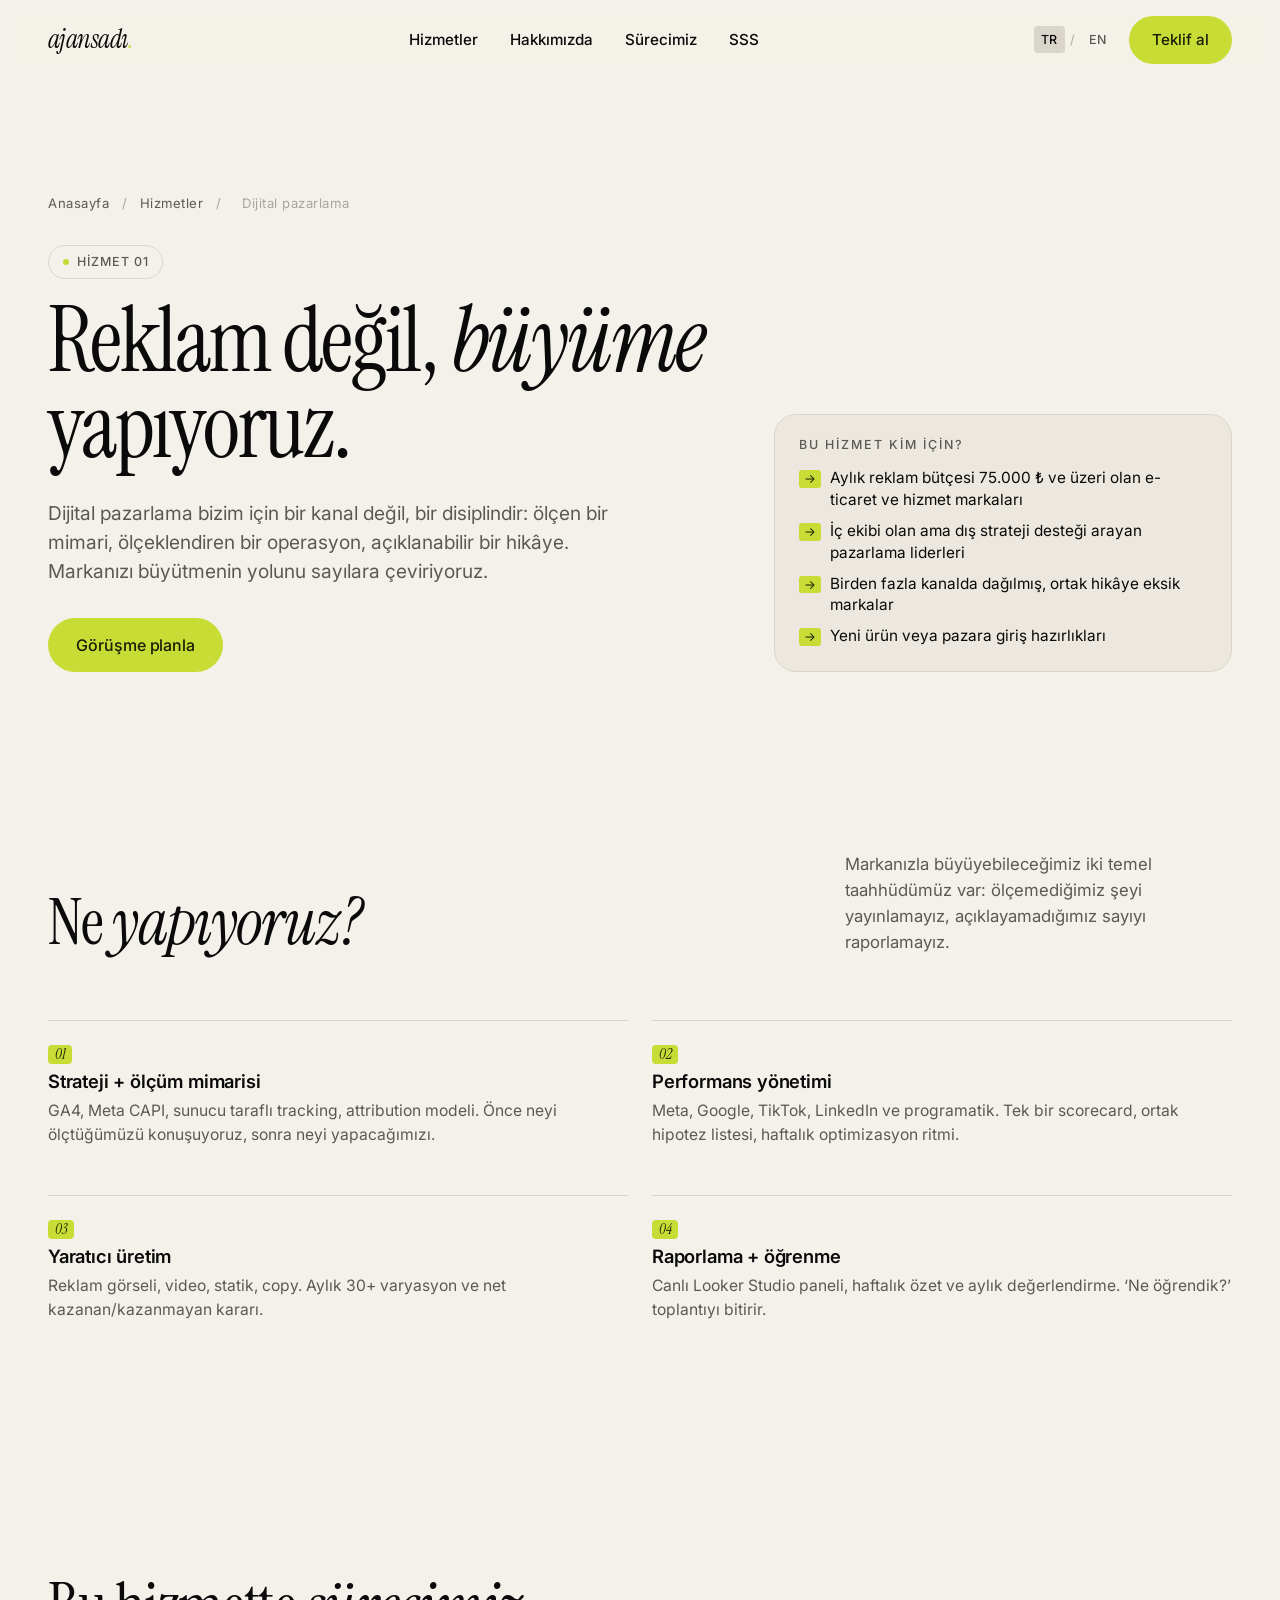
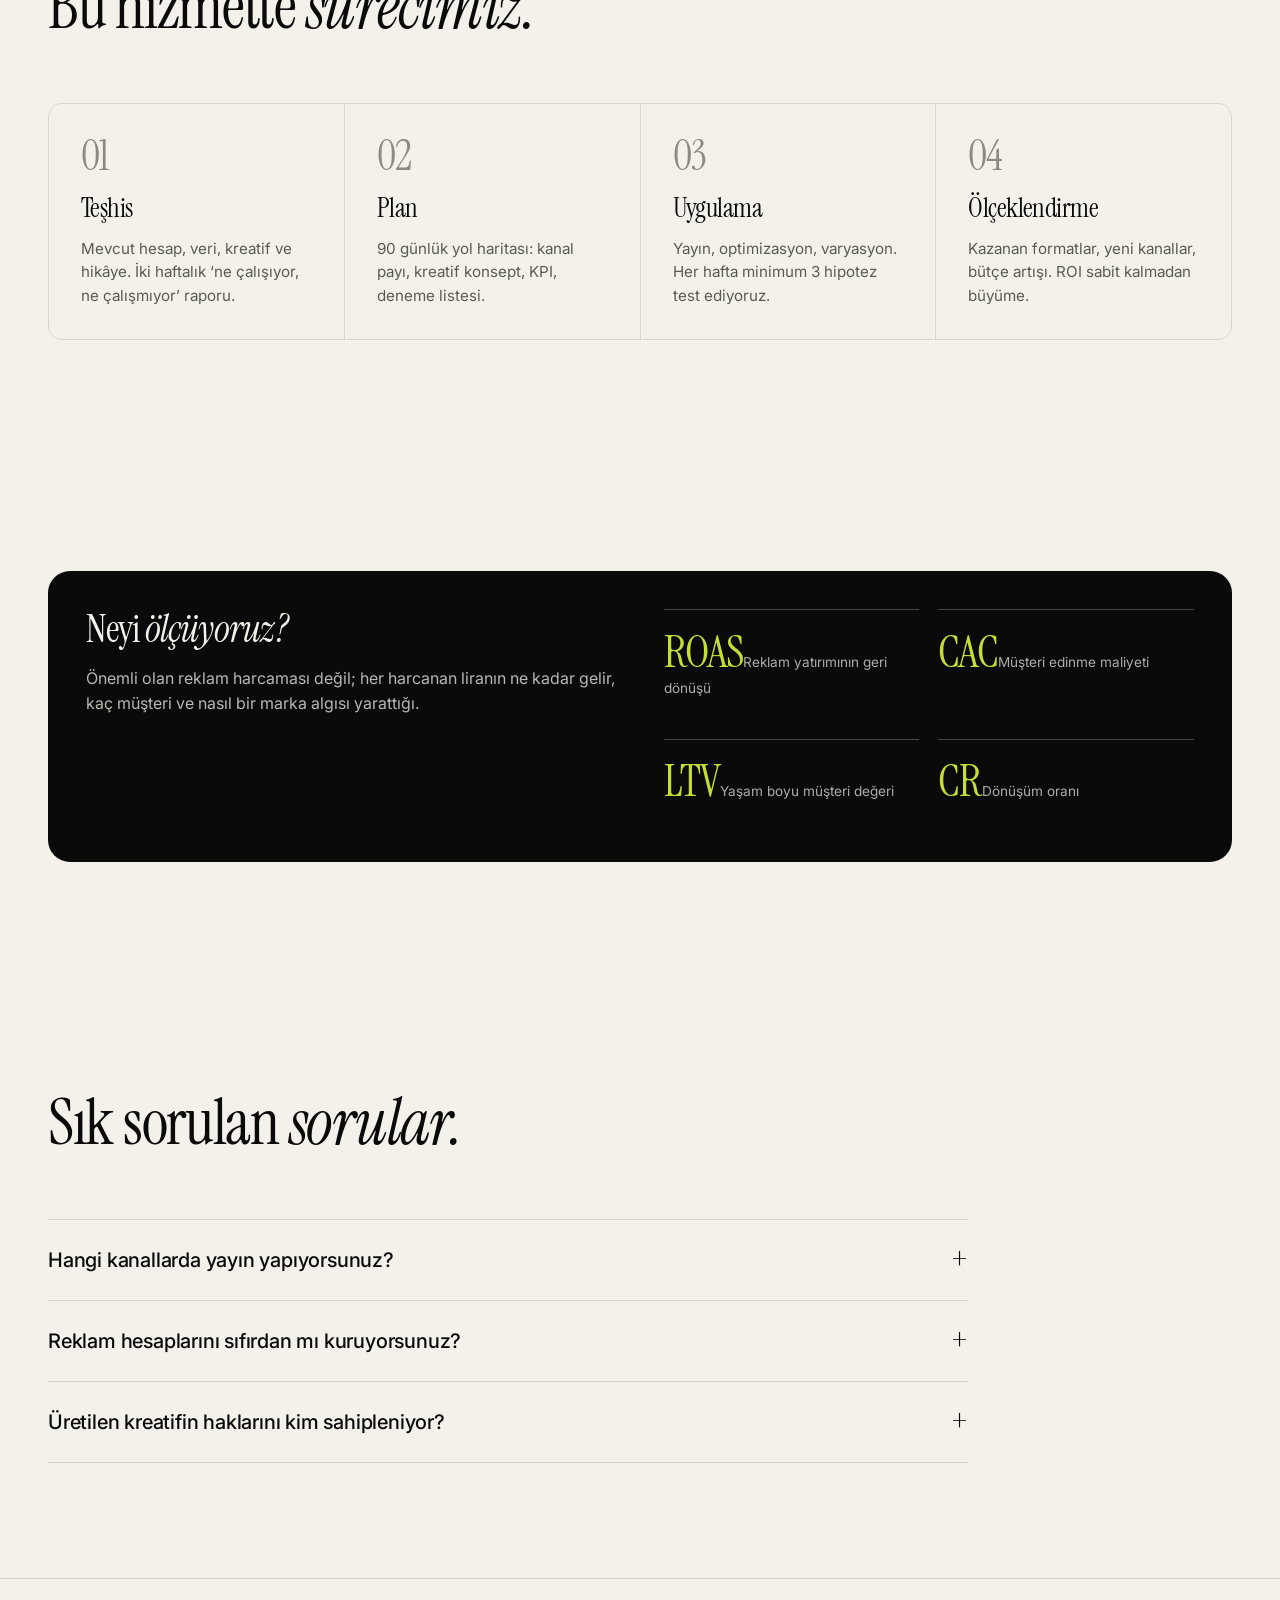
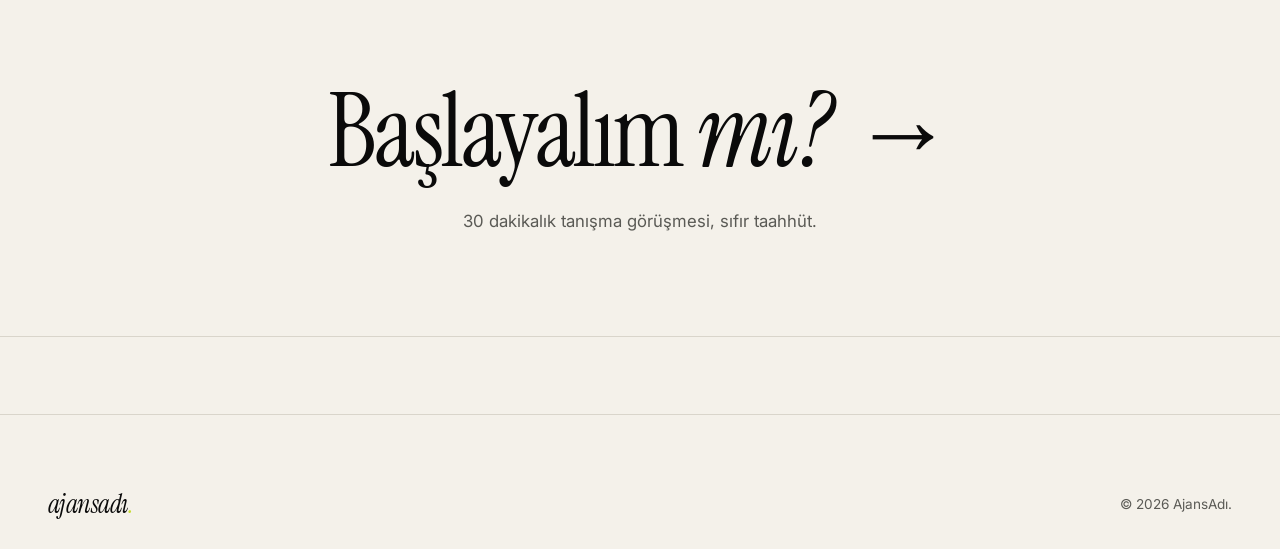
<file: hizmetler/dijital-pazarlama.html>
<!doctype html>
<html lang="tr">
  <head>
    <meta charset="UTF-8" />
    <meta name="viewport" content="width=device-width, initial-scale=1.0" />
    <title>Dijital Pazarlama Danışmanlığı — AjansAdı</title>
    <meta
      name="description"
      content="Bütüncül performans pazarlama: kanaldan bağımsız strateji, ölçen mimari, ölçeklendiren operasyon. Markanızın büyümesini sayılara dönüştürüyoruz."
    />
    <link rel="canonical" href="https://ajansadi.com/hizmetler/dijital-pazarlama.html" />
    <link rel="icon" type="image/svg+xml" href="../assets/img/favicon.svg" />
    <link rel="preconnect" href="https://fonts.googleapis.com" />
    <link rel="preconnect" href="https://fonts.gstatic.com" crossorigin />
    <link
      href="https://fonts.googleapis.com/css2?family=Inter:wght@400;500;600&family=Instrument+Serif:ital@0;1&display=swap"
      rel="stylesheet"
    />
    <link rel="stylesheet" href="../assets/css/base.css" />
    <link rel="stylesheet" href="../assets/css/components.css" />
    <link rel="stylesheet" href="../assets/css/pages.css" />

    <script type="application/ld+json">
      {
        "@context": "https://schema.org",
        "@type": "Service",
        "serviceType": "Dijital Pazarlama Danışmanlığı",
        "provider": { "@type": "Organization", "name": "AjansAdı" },
        "areaServed": "TR"
      }
    </script>
  </head>
  <body>
    <div class="cursor" aria-hidden="true">
      <div class="cursor__ring"></div>
      <div class="cursor__dot"></div>
    </div>

    <header class="topbar">
      <div class="container topbar__inner">
        <a class="brand" href="../">ajansadı</a>
        <nav class="nav" aria-label="Ana menü">
          <a href="../index.html#hizmetler" data-tr="Hizmetler" data-en="Services">Hizmetler</a>
          <a href="../index.html#hakkimizda" data-tr="Hakkımızda" data-en="About">Hakkımızda</a>
          <a href="../index.html#surec" data-tr="Sürecimiz" data-en="Process">Sürecimiz</a>
          <a href="../index.html#sss" data-tr="SSS" data-en="FAQ">SSS</a>
        </nav>
        <div class="topbar__right">
          <div class="lang-switch">
            <button data-lang="tr" class="is-active">TR</button>
            <span class="lang-switch__sep">/</span>
            <button data-lang="en">EN</button>
          </div>
          <a href="../iletisim.html" class="btn btn--primary" data-tr="Teklif al" data-en="Get a quote"
            >Teklif al<span class="btn__arrow">→</span></a
          >
          <button class="menu-toggle" aria-label="Menüyü aç" aria-expanded="false" aria-controls="drawer">
            <span></span><span></span>
          </button>
        </div>
      </div>
    </header>

    <div class="drawer" id="drawer" aria-hidden="true">
      <ul>
        <li><a href="../index.html#hizmetler" data-tr="Hizmetler" data-en="Services">Hizmetler</a></li>
        <li><a href="../index.html#hakkimizda" data-tr="Hakkımızda" data-en="About">Hakkımızda</a></li>
        <li><a href="../index.html#surec" data-tr="Sürecimiz" data-en="Process">Sürecimiz</a></li>
        <li><a href="../iletisim.html" data-tr="İletişim" data-en="Contact">İletişim</a></li>
      </ul>
    </div>

    <main>
      <section class="service-hero">
        <div class="container">
          <p class="breadcrumb reveal">
            <a href="../" data-tr="Anasayfa" data-en="Home">Anasayfa</a>
            <span>/</span>
            <a href="../index.html#hizmetler" data-tr="Hizmetler" data-en="Services">Hizmetler</a>
            <span>/</span>
            <span data-tr="Dijital pazarlama" data-en="Digital marketing">Dijital pazarlama</span>
          </p>

          <div class="service-hero__inner" style="margin-top: 2rem">
            <div class="reveal">
              <span class="tag" data-tr="Hizmet 01" data-en="Service 01">Hizmet 01</span>
              <h1 class="service-hero__title" style="margin-top: 1.2rem">
                <span
                  data-tr-html="Reklam değil, <em>büyüme</em> yapıyoruz."
                  data-en-html="We don't make ads — we make <em>growth</em>."
                  >Reklam değil, <em>büyüme</em> yapıyoruz.</span
                >
              </h1>
              <p
                class="service-hero__lead"
                data-tr="Dijital pazarlama bizim için bir kanal değil, bir disiplindir: ölçen bir mimari, ölçeklendiren bir operasyon, açıklanabilir bir hikâye. Markanızı büyütmenin yolunu sayılara çeviriyoruz."
                data-en="To us, digital marketing isn't a channel — it's a discipline: a measuring architecture, a scaling operation, an explainable story. We turn brand growth into numbers."
              >
                Dijital pazarlama bizim için bir kanal değil, bir disiplindir:
                ölçen bir mimari, ölçeklendiren bir operasyon, açıklanabilir
                bir hikâye. Markanızı büyütmenin yolunu sayılara çeviriyoruz.
              </p>
              <div class="service-hero__cta">
                <a href="../iletisim.html" class="btn btn--primary btn--lg" data-tr="Görüşme planla" data-en="Plan a call"
                  >Görüşme planla<span class="btn__arrow">→</span></a
                >
              </div>
            </div>

            <aside class="service-hero__side reveal reveal--delay-1">
              <h3 data-tr="Bu hizmet kim için?" data-en="Who is this for?">Bu hizmet kim için?</h3>
              <ul>
                <li data-tr="Aylık reklam bütçesi 75.000 ₺ ve üzeri olan e-ticaret ve hizmet markaları" data-en="E-commerce and service brands spending 75.000 ₺/month or more on ads">Aylık reklam bütçesi 75.000 ₺ ve üzeri olan e-ticaret ve hizmet markaları</li>
                <li data-tr="İç ekibi olan ama dış strateji desteği arayan pazarlama liderleri" data-en="Marketing leads with an internal team needing external strategy">İç ekibi olan ama dış strateji desteği arayan pazarlama liderleri</li>
                <li data-tr="Birden fazla kanalda dağılmış, ortak hikâye eksik markalar" data-en="Brands fragmented across multiple channels, missing a shared story">Birden fazla kanalda dağılmış, ortak hikâye eksik markalar</li>
                <li data-tr="Yeni ürün veya pazara giriş hazırlıkları" data-en="New product or market launches">Yeni ürün veya pazara giriş hazırlıkları</li>
              </ul>
            </aside>
          </div>
        </div>
      </section>

      <section class="section">
        <div class="container">
          <header class="section-header reveal">
            <h2 class="section-header__title">
              <span data-tr-html="Ne <em>yapıyoruz?</em>" data-en-html="What <em>we do.</em>">Ne <em>yapıyoruz?</em></span>
            </h2>
            <p class="section-header__lead" data-tr="Markanızla büyüyebileceğimiz iki temel taahhüdümüz var: ölçemediğimiz şeyi yayınlamayız, açıklayamadığımız sayıyı raporlamayız." data-en="Two core promises: we don't ship what we can't measure, and we don't report numbers we can't explain.">Markanızla büyüyebileceğimiz iki temel taahhüdümüz var: ölçemediğimiz şeyi yayınlamayız, açıklayamadığımız sayıyı raporlamayız.</p>
          </header>

          <div class="bullet-list bullet-list--2 reveal">
            <div class="bullet">
              <span class="bullet__num">01</span>
              <h3 class="bullet__title" data-tr="Strateji + ölçüm mimarisi" data-en="Strategy + measurement architecture">Strateji + ölçüm mimarisi</h3>
              <p class="bullet__body" data-tr="GA4, Meta CAPI, sunucu taraflı tracking, attribution modeli. Önce neyi ölçtüğümüzü konuşuyoruz, sonra neyi yapacağımızı." data-en="GA4, Meta CAPI, server-side tracking, attribution. First we agree on what we measure, then on what we make.">GA4, Meta CAPI, sunucu taraflı tracking, attribution modeli. Önce neyi ölçtüğümüzü konuşuyoruz, sonra neyi yapacağımızı.</p>
            </div>
            <div class="bullet">
              <span class="bullet__num">02</span>
              <h3 class="bullet__title" data-tr="Performans yönetimi" data-en="Performance management">Performans yönetimi</h3>
              <p class="bullet__body" data-tr="Meta, Google, TikTok, LinkedIn ve programatik. Tek bir scorecard, ortak hipotez listesi, haftalık optimizasyon ritmi." data-en="Meta, Google, TikTok, LinkedIn and programmatic. One scorecard, a shared hypothesis list, weekly optimisation cadence.">Meta, Google, TikTok, LinkedIn ve programatik. Tek bir scorecard, ortak hipotez listesi, haftalık optimizasyon ritmi.</p>
            </div>
            <div class="bullet">
              <span class="bullet__num">03</span>
              <h3 class="bullet__title" data-tr="Yaratıcı üretim" data-en="Creative production">Yaratıcı üretim</h3>
              <p class="bullet__body" data-tr="Reklam görseli, video, statik, copy. Aylık 30+ varyasyon ve net kazanan/kazanmayan kararı." data-en="Ad creative, video, static, copy. 30+ monthly variants and a clear winners/losers decision.">Reklam görseli, video, statik, copy. Aylık 30+ varyasyon ve net kazanan/kazanmayan kararı.</p>
            </div>
            <div class="bullet">
              <span class="bullet__num">04</span>
              <h3 class="bullet__title" data-tr="Raporlama + öğrenme" data-en="Reporting + learning">Raporlama + öğrenme</h3>
              <p class="bullet__body" data-tr="Canlı Looker Studio paneli, haftalık özet ve aylık değerlendirme. &lsquo;Ne öğrendik?&rsquo; toplantıyı bitirir." data-en="Live Looker Studio dashboard, weekly summary and monthly review. ‘What did we learn' closes the meeting.">Canlı Looker Studio paneli, haftalık özet ve aylık değerlendirme. &lsquo;Ne öğrendik?&rsquo; toplantıyı bitirir.</p>
            </div>
          </div>
        </div>
      </section>

      <section class="section">
        <div class="container">
          <header class="section-header reveal">
            <h2 class="section-header__title"><span data-tr-html="Bu hizmette <em>sürecimiz.</em>" data-en-html="Our <em>process.</em>">Bu hizmette <em>sürecimiz.</em></span></h2>
          </header>
          <div class="process reveal">
            <div class="process__step"><span class="process__num">01</span><h3 class="process__title" data-tr="Teşhis" data-en="Diagnosis">Teşhis</h3><p class="process__body" data-tr="Mevcut hesap, veri, kreatif ve hikâye. İki haftalık &lsquo;ne çalışıyor, ne çalışmıyor&rsquo; raporu." data-en="Current account, data, creative and narrative. A two-week ‘what's working' report.">Mevcut hesap, veri, kreatif ve hikâye. İki haftalık &lsquo;ne çalışıyor, ne çalışmıyor&rsquo; raporu.</p></div>
            <div class="process__step"><span class="process__num">02</span><h3 class="process__title" data-tr="Plan" data-en="Plan">Plan</h3><p class="process__body" data-tr="90 günlük yol haritası: kanal payı, kreatif konsept, KPI, deneme listesi." data-en="A 90-day roadmap: channel split, creative concept, KPIs, experiment list.">90 günlük yol haritası: kanal payı, kreatif konsept, KPI, deneme listesi.</p></div>
            <div class="process__step"><span class="process__num">03</span><h3 class="process__title" data-tr="Uygulama" data-en="Execution">Uygulama</h3><p class="process__body" data-tr="Yayın, optimizasyon, varyasyon. Her hafta minimum 3 hipotez test ediyoruz." data-en="Launch, optimise, iterate. We test at least 3 hypotheses every week.">Yayın, optimizasyon, varyasyon. Her hafta minimum 3 hipotez test ediyoruz.</p></div>
            <div class="process__step"><span class="process__num">04</span><h3 class="process__title" data-tr="Ölçeklendirme" data-en="Scaling">Ölçeklendirme</h3><p class="process__body" data-tr="Kazanan formatlar, yeni kanallar, bütçe artışı. ROI sabit kalmadan büyüme." data-en="Winning formats, new channels, budget increase — growth without ROI erosion.">Kazanan formatlar, yeni kanallar, bütçe artışı. ROI sabit kalmadan büyüme.</p></div>
          </div>
        </div>
      </section>

      <section class="section">
        <div class="container">
          <div class="kpi-block reveal">
            <div>
              <h3>
                <span data-tr-html="Neyi <em>ölçüyoruz?</em>" data-en-html="What <em>we measure.</em>">Neyi <em>ölçüyoruz?</em></span>
              </h3>
              <p data-tr="Önemli olan reklam harcaması değil; her harcanan liranın ne kadar gelir, kaç müşteri ve nasıl bir marka algısı yarattığı." data-en="What matters isn't the spend — it's the revenue, customers and brand perception each lira drives.">Önemli olan reklam harcaması değil; her harcanan liranın ne kadar gelir, kaç müşteri ve nasıl bir marka algısı yarattığı.</p>
            </div>
            <div class="kpi-list">
              <div class="kpi"><span class="kpi__num">ROAS</span><span class="kpi__label" data-tr="Reklam yatırımının geri dönüşü" data-en="Return on ad spend">Reklam yatırımının geri dönüşü</span></div>
              <div class="kpi"><span class="kpi__num">CAC</span><span class="kpi__label" data-tr="Müşteri edinme maliyeti" data-en="Customer acquisition cost">Müşteri edinme maliyeti</span></div>
              <div class="kpi"><span class="kpi__num">LTV</span><span class="kpi__label" data-tr="Yaşam boyu müşteri değeri" data-en="Customer lifetime value">Yaşam boyu müşteri değeri</span></div>
              <div class="kpi"><span class="kpi__num">CR</span><span class="kpi__label" data-tr="Dönüşüm oranı" data-en="Conversion rate">Dönüşüm oranı</span></div>
            </div>
          </div>
        </div>
      </section>

      <section class="section">
        <div class="container">
          <header class="section-header reveal">
            <h2 class="section-header__title"><span data-tr-html="Sık sorulan <em>sorular.</em>" data-en-html="Frequently <em>asked.</em>">Sık sorulan <em>sorular.</em></span></h2>
          </header>
          <div class="accordion faq reveal">
            <details><summary data-tr="Hangi kanallarda yayın yapıyorsunuz?" data-en="Which channels do you run?">Hangi kanallarda yayın yapıyorsunuz?</summary><p class="accordion__body" data-tr="Meta (Facebook + Instagram), Google (Search, PMax, YouTube), TikTok, LinkedIn, X ve programatik DSP'ler. Marka için doğru olan az sayıda kanala odaklanıyoruz, hepsine birden değil." data-en="Meta, Google (Search, PMax, YouTube), TikTok, LinkedIn, X and programmatic DSPs. We focus on the few channels that fit the brand — not all of them at once.">Meta (Facebook + Instagram), Google (Search, PMax, YouTube), TikTok, LinkedIn, X ve programatik DSP'ler. Marka için doğru olan az sayıda kanala odaklanıyoruz, hepsine birden değil.</p></details>
            <details><summary data-tr="Reklam hesaplarını sıfırdan mı kuruyorsunuz?" data-en="Do you build ad accounts from scratch?">Reklam hesaplarını sıfırdan mı kuruyorsunuz?</summary><p class="accordion__body" data-tr="Mevcut hesabınız varsa onu temizliyor, yapılandırıyor ve ölçeklendiriyoruz. Yoksa: Business Manager, Google Ads, GA4 ve tracking dahil tüm altyapıyı sizin adınıza kuruyoruz." data-en="If you already have an account, we clean it up, restructure and scale. If not, we set up Business Manager, Google Ads, GA4 and tracking under your ownership.">Mevcut hesabınız varsa onu temizliyor, yapılandırıyor ve ölçeklendiriyoruz. Yoksa: Business Manager, Google Ads, GA4 ve tracking dahil tüm altyapıyı sizin adınıza kuruyoruz.</p></details>
            <details><summary data-tr="Üretilen kreatifin haklarını kim sahipleniyor?" data-en="Who owns the creative we produce?">Üretilen kreatifin haklarını kim sahipleniyor?</summary><p class="accordion__body" data-tr="Marka. Üretim ücretini ödediğiniz tüm görsel, video ve copy süresiz olarak size aittir; çalışmamız bitse bile kullanmaya devam edebilirsiniz." data-en="The brand. Every visual, video and line of copy you've paid for is yours indefinitely — you keep using them even after we stop working together.">Marka. Üretim ücretini ödediğiniz tüm görsel, video ve copy süresiz olarak size aittir; çalışmamız bitse bile kullanmaya devam edebilirsiniz.</p></details>
          </div>
        </div>
      </section>

      <section class="cta-band">
        <div class="container">
          <a href="../iletisim.html" class="cta-band__title reveal"><span data-tr-html="Başlayalım <em>mı?</em>" data-en-html="Shall we <em>start?</em>">Başlayalım <em>mı?</em></span></a>
          <p class="cta-band__sub reveal reveal--delay-1" data-tr="30 dakikalık tanışma görüşmesi, sıfır taahhüt." data-en="A 30-minute intro call — zero commitment.">30 dakikalık tanışma görüşmesi, sıfır taahhüt.</p>
        </div>
      </section>
    </main>

    <footer class="footer">
      <div class="container">
        <div class="footer__bottom" style="border:0;padding:0">
          <a class="brand" href="../">ajansadı</a>
          <span data-tr="© 2026 AjansAdı." data-en="© 2026 AjansAdı.">© 2026 AjansAdı.</span>
        </div>
      </div>
    </footer>

    <script src="../assets/js/main.js" defer></script>
    <script src="../assets/js/i18n.js" defer></script>
  </body>
</html>
</file>
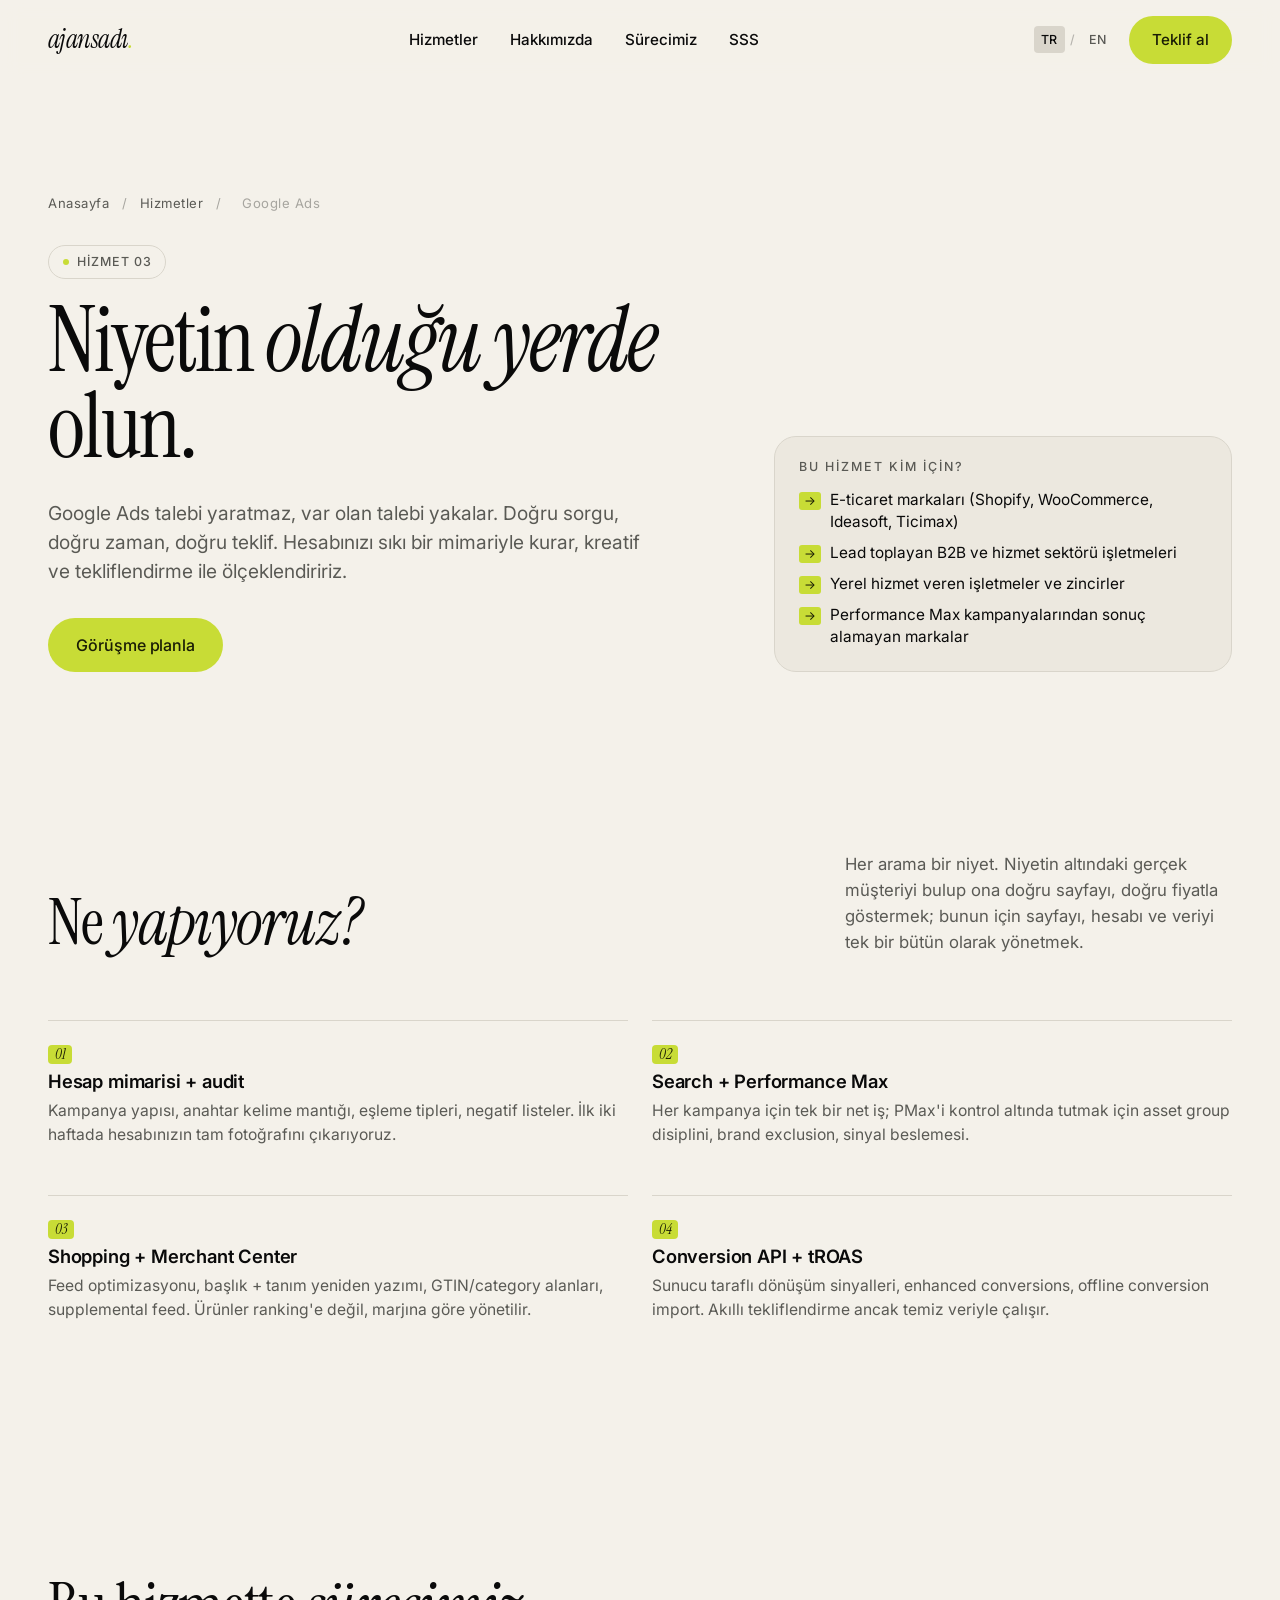
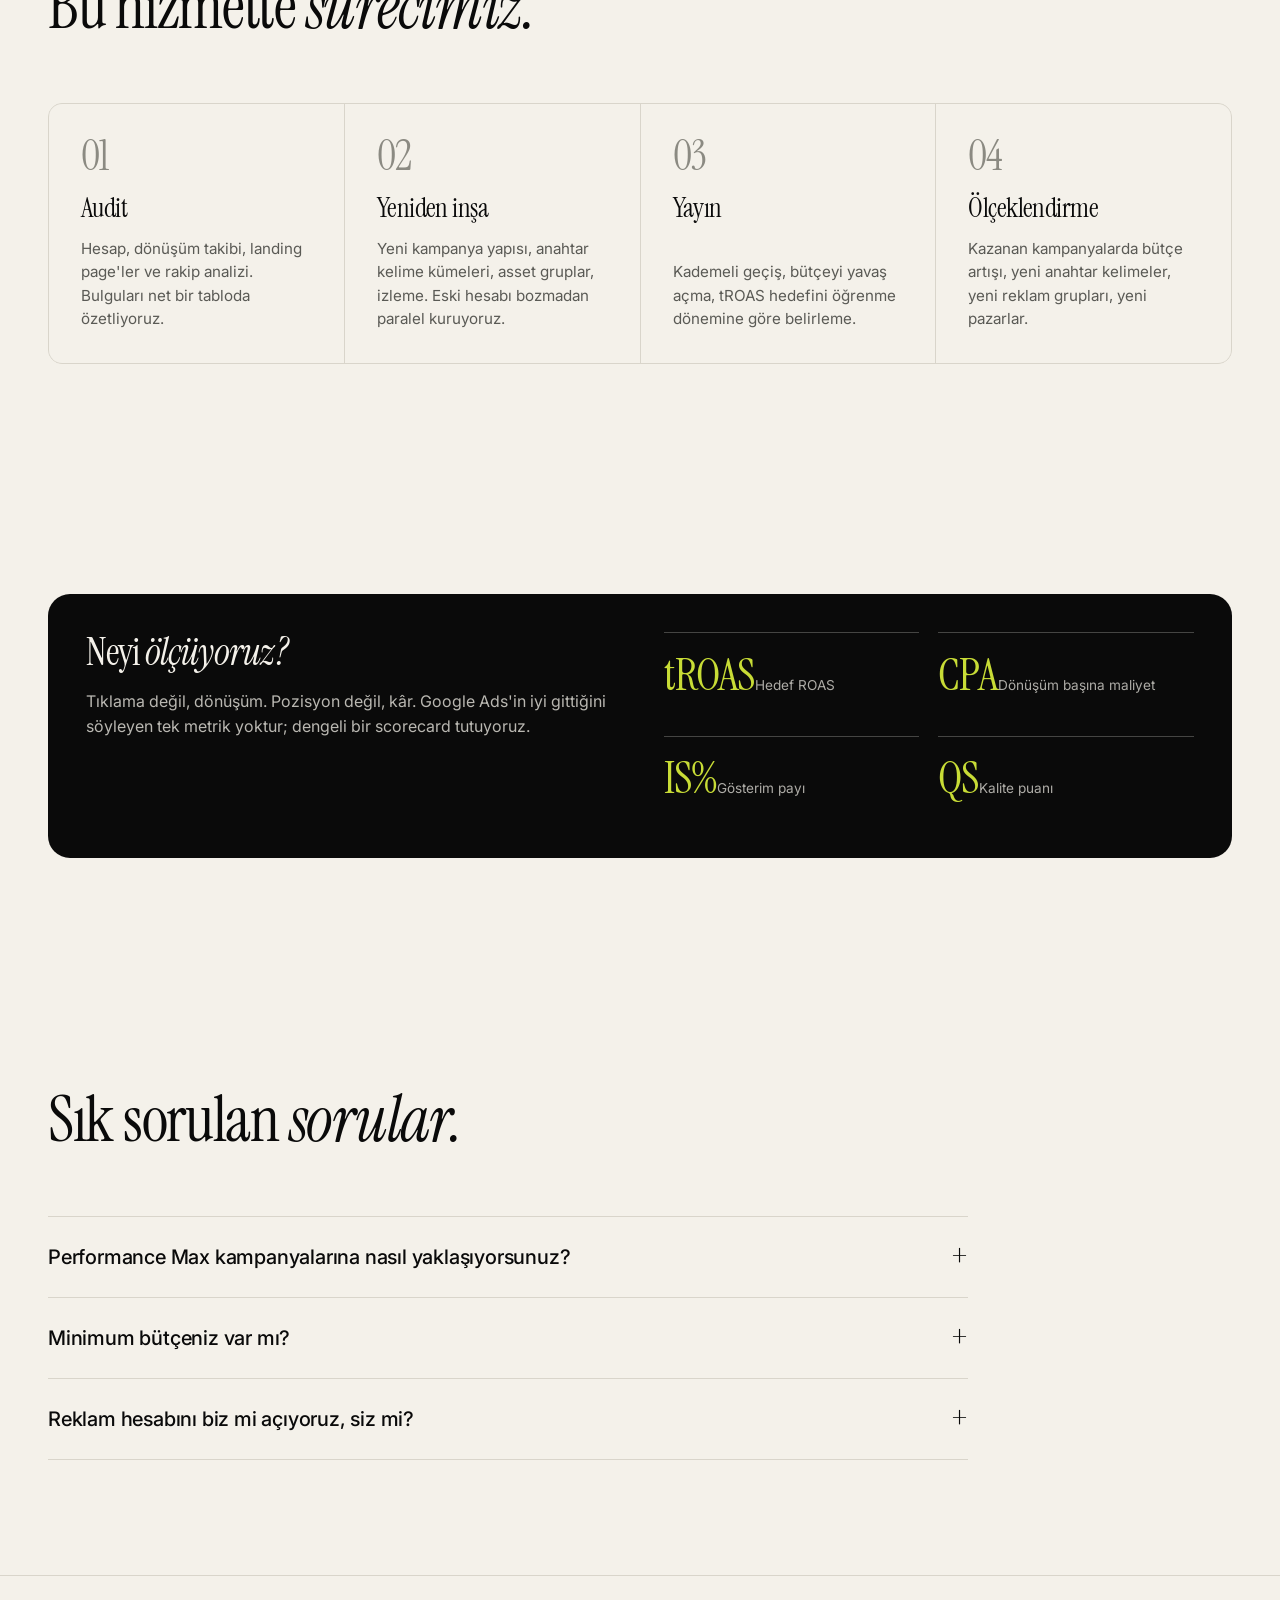
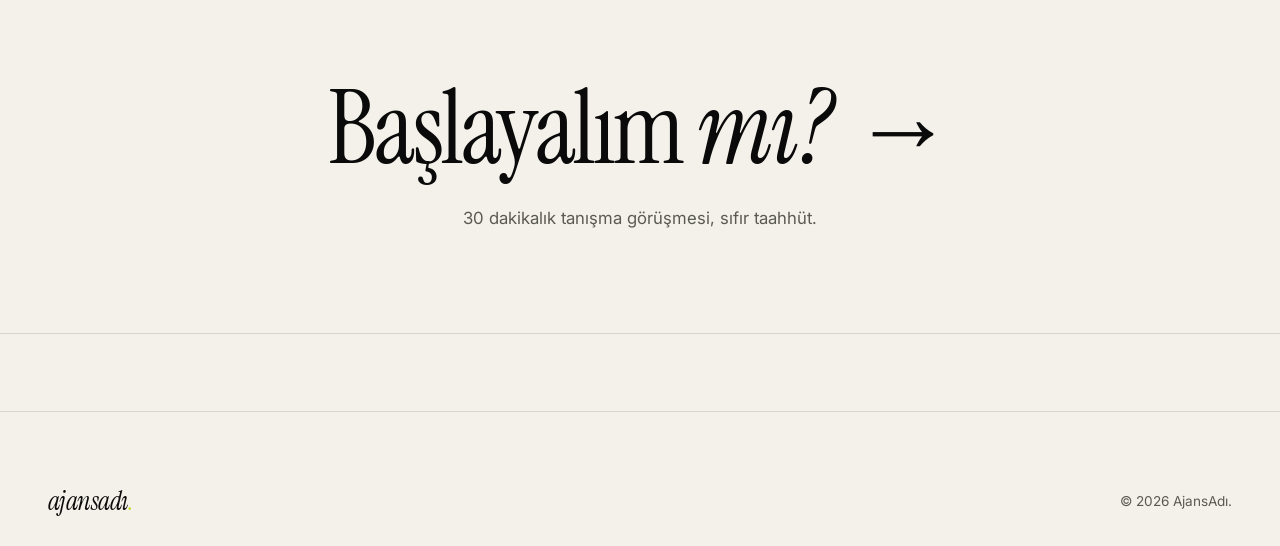
<file: hizmetler/google-ads.html>
<!doctype html>
<html lang="tr">
  <head>
    <meta charset="UTF-8" />
    <meta name="viewport" content="width=device-width, initial-scale=1.0" />
    <title>Google Ads Danışmanlığı — AjansAdı</title>
    <meta
      name="description"
      content="Search, Performance Max, YouTube ve Demand Gen kampanyalarında ölçülebilir büyüme. Google Ads hesabınızı yeniden inşa eder, ölçeklendiririz."
    />
    <link rel="canonical" href="https://ajansadi.com/hizmetler/google-ads.html" />
    <link rel="icon" type="image/svg+xml" href="../assets/img/favicon.svg" />
    <link rel="preconnect" href="https://fonts.googleapis.com" />
    <link rel="preconnect" href="https://fonts.gstatic.com" crossorigin />
    <link
      href="https://fonts.googleapis.com/css2?family=Inter:wght@400;500;600&family=Instrument+Serif:ital@0;1&display=swap"
      rel="stylesheet"
    />
    <link rel="stylesheet" href="../assets/css/base.css" />
    <link rel="stylesheet" href="../assets/css/components.css" />
    <link rel="stylesheet" href="../assets/css/pages.css" />

    <script type="application/ld+json">
      {
        "@context": "https://schema.org",
        "@type": "Service",
        "serviceType": "Google Ads Danışmanlığı",
        "provider": { "@type": "Organization", "name": "AjansAdı" },
        "areaServed": "TR"
      }
    </script>
  </head>
  <body>
    <div class="cursor" aria-hidden="true">
      <div class="cursor__ring"></div>
      <div class="cursor__dot"></div>
    </div>

    <header class="topbar">
      <div class="container topbar__inner">
        <a class="brand" href="../">ajansadı</a>
        <nav class="nav" aria-label="Ana menü">
          <a href="../index.html#hizmetler" data-tr="Hizmetler" data-en="Services">Hizmetler</a>
          <a href="../index.html#hakkimizda" data-tr="Hakkımızda" data-en="About">Hakkımızda</a>
          <a href="../index.html#surec" data-tr="Sürecimiz" data-en="Process">Sürecimiz</a>
          <a href="../index.html#sss" data-tr="SSS" data-en="FAQ">SSS</a>
        </nav>
        <div class="topbar__right">
          <div class="lang-switch">
            <button data-lang="tr" class="is-active">TR</button>
            <span class="lang-switch__sep">/</span>
            <button data-lang="en">EN</button>
          </div>
          <a href="../iletisim.html" class="btn btn--primary" data-tr="Teklif al" data-en="Get a quote"
            >Teklif al<span class="btn__arrow">→</span></a
          >
          <button class="menu-toggle" aria-label="Menüyü aç" aria-expanded="false" aria-controls="drawer">
            <span></span><span></span>
          </button>
        </div>
      </div>
    </header>

    <div class="drawer" id="drawer" aria-hidden="true">
      <ul>
        <li><a href="../index.html#hizmetler" data-tr="Hizmetler" data-en="Services">Hizmetler</a></li>
        <li><a href="../index.html#hakkimizda" data-tr="Hakkımızda" data-en="About">Hakkımızda</a></li>
        <li><a href="../index.html#surec" data-tr="Sürecimiz" data-en="Process">Sürecimiz</a></li>
        <li><a href="../iletisim.html" data-tr="İletişim" data-en="Contact">İletişim</a></li>
      </ul>
    </div>

    <main>
      <section class="service-hero">
        <div class="container">
          <p class="breadcrumb reveal">
            <a href="../" data-tr="Anasayfa" data-en="Home">Anasayfa</a>
            <span>/</span>
            <a href="../index.html#hizmetler" data-tr="Hizmetler" data-en="Services">Hizmetler</a>
            <span>/</span>
            <span data-tr="Google Ads" data-en="Google Ads">Google Ads</span>
          </p>

          <div class="service-hero__inner" style="margin-top: 2rem">
            <div class="reveal">
              <span class="tag" data-tr="Hizmet 03" data-en="Service 03">Hizmet 03</span>
              <h1 class="service-hero__title" style="margin-top: 1.2rem">
                <span
                  data-tr-html="Niyetin <em>olduğu yerde</em> olun."
                  data-en-html="Be where the <em>intent</em> already is."
                  >Niyetin <em>olduğu yerde</em> olun.</span
                >
              </h1>
              <p
                class="service-hero__lead"
                data-tr="Google Ads talebi yaratmaz, var olan talebi yakalar. Doğru sorgu, doğru zaman, doğru teklif. Hesabınızı sıkı bir mimariyle kurar, kreatif ve tekliflendirme ile ölçeklendiririz."
                data-en="Google Ads doesn't create demand — it captures it. Right query, right moment, right bid. We rebuild your account on a strict architecture and scale it with creative and bidding."
              >
                Google Ads talebi yaratmaz, var olan talebi yakalar. Doğru
                sorgu, doğru zaman, doğru teklif. Hesabınızı sıkı bir mimariyle
                kurar, kreatif ve tekliflendirme ile ölçeklendiririz.
              </p>
              <div class="service-hero__cta">
                <a href="../iletisim.html" class="btn btn--primary btn--lg" data-tr="Görüşme planla" data-en="Plan a call"
                  >Görüşme planla<span class="btn__arrow">→</span></a
                >
              </div>
            </div>

            <aside class="service-hero__side reveal reveal--delay-1">
              <h3 data-tr="Bu hizmet kim için?" data-en="Who is this for?">Bu hizmet kim için?</h3>
              <ul>
                <li data-tr="E-ticaret markaları (Shopify, WooCommerce, Ideasoft, Ticimax)" data-en="E-commerce brands (Shopify, WooCommerce, Ideasoft, Ticimax)">E-ticaret markaları (Shopify, WooCommerce, Ideasoft, Ticimax)</li>
                <li data-tr="Lead toplayan B2B ve hizmet sektörü işletmeleri" data-en="B2B and service businesses collecting leads">Lead toplayan B2B ve hizmet sektörü işletmeleri</li>
                <li data-tr="Yerel hizmet veren işletmeler ve zincirler" data-en="Local service providers and chains">Yerel hizmet veren işletmeler ve zincirler</li>
                <li data-tr="Performance Max kampanyalarından sonuç alamayan markalar" data-en="Brands struggling to get results from Performance Max">Performance Max kampanyalarından sonuç alamayan markalar</li>
              </ul>
            </aside>
          </div>
        </div>
      </section>

      <section class="section">
        <div class="container">
          <header class="section-header reveal">
            <h2 class="section-header__title">
              <span data-tr-html="Ne <em>yapıyoruz?</em>" data-en-html="What <em>we do.</em>">Ne <em>yapıyoruz?</em></span>
            </h2>
            <p class="section-header__lead" data-tr="Her arama bir niyet. Niyetin altındaki gerçek müşteriyi bulup ona doğru sayfayı, doğru fiyatla göstermek; bunun için sayfayı, hesabı ve veriyi tek bir bütün olarak yönetmek." data-en="Every search is an intent. Find the real customer behind the intent, show them the right page at the right price — and treat page, account and data as one system.">Her arama bir niyet. Niyetin altındaki gerçek müşteriyi bulup ona doğru sayfayı, doğru fiyatla göstermek; bunun için sayfayı, hesabı ve veriyi tek bir bütün olarak yönetmek.</p>
          </header>

          <div class="bullet-list bullet-list--2 reveal">
            <div class="bullet">
              <span class="bullet__num">01</span>
              <h3 class="bullet__title" data-tr="Hesap mimarisi + audit" data-en="Account architecture + audit">Hesap mimarisi + audit</h3>
              <p class="bullet__body" data-tr="Kampanya yapısı, anahtar kelime mantığı, eşleme tipleri, negatif listeler. İlk iki haftada hesabınızın tam fotoğrafını çıkarıyoruz." data-en="Campaign structure, keyword logic, match types, negatives. In the first two weeks we draw a full picture of your account.">Kampanya yapısı, anahtar kelime mantığı, eşleme tipleri, negatif listeler. İlk iki haftada hesabınızın tam fotoğrafını çıkarıyoruz.</p>
            </div>
            <div class="bullet">
              <span class="bullet__num">02</span>
              <h3 class="bullet__title" data-tr="Search + Performance Max" data-en="Search + Performance Max">Search + Performance Max</h3>
              <p class="bullet__body" data-tr="Her kampanya için tek bir net iş; PMax'i kontrol altında tutmak için asset group disiplini, brand exclusion, sinyal beslemesi." data-en="One clear job per campaign. To keep PMax in check: asset-group discipline, brand exclusions, signal feeding.">Her kampanya için tek bir net iş; PMax'i kontrol altında tutmak için asset group disiplini, brand exclusion, sinyal beslemesi.</p>
            </div>
            <div class="bullet">
              <span class="bullet__num">03</span>
              <h3 class="bullet__title" data-tr="Shopping + Merchant Center" data-en="Shopping + Merchant Center">Shopping + Merchant Center</h3>
              <p class="bullet__body" data-tr="Feed optimizasyonu, başlık + tanım yeniden yazımı, GTIN/category alanları, supplemental feed. Ürünler ranking'e değil, marjına göre yönetilir." data-en="Feed optimisation, title + description rewriting, GTIN/category fields, supplemental feeds. Products are managed by margin, not just rank.">Feed optimizasyonu, başlık + tanım yeniden yazımı, GTIN/category alanları, supplemental feed. Ürünler ranking'e değil, marjına göre yönetilir.</p>
            </div>
            <div class="bullet">
              <span class="bullet__num">04</span>
              <h3 class="bullet__title" data-tr="Conversion API + tROAS" data-en="Conversion API + tROAS">Conversion API + tROAS</h3>
              <p class="bullet__body" data-tr="Sunucu taraflı dönüşüm sinyalleri, enhanced conversions, offline conversion import. Akıllı tekliflendirme ancak temiz veriyle çalışır." data-en="Server-side conversions, enhanced conversions, offline conversion import. Smart bidding only works on clean data.">Sunucu taraflı dönüşüm sinyalleri, enhanced conversions, offline conversion import. Akıllı tekliflendirme ancak temiz veriyle çalışır.</p>
            </div>
          </div>
        </div>
      </section>

      <section class="section">
        <div class="container">
          <header class="section-header reveal">
            <h2 class="section-header__title"><span data-tr-html="Bu hizmette <em>sürecimiz.</em>" data-en-html="Our <em>process.</em>">Bu hizmette <em>sürecimiz.</em></span></h2>
          </header>
          <div class="process reveal">
            <div class="process__step"><span class="process__num">01</span><h3 class="process__title" data-tr="Audit" data-en="Audit">Audit</h3><p class="process__body" data-tr="Hesap, dönüşüm takibi, landing page'ler ve rakip analizi. Bulguları net bir tabloda özetliyoruz." data-en="Account, conversion tracking, landing pages and competitive analysis — summarised on one clear sheet.">Hesap, dönüşüm takibi, landing page'ler ve rakip analizi. Bulguları net bir tabloda özetliyoruz.</p></div>
            <div class="process__step"><span class="process__num">02</span><h3 class="process__title" data-tr="Yeniden inşa" data-en="Rebuild">Yeniden inşa</h3><p class="process__body" data-tr="Yeni kampanya yapısı, anahtar kelime kümeleri, asset gruplar, izleme. Eski hesabı bozmadan paralel kuruyoruz." data-en="New campaign structure, keyword clusters, asset groups, tracking — built in parallel without breaking the old account.">Yeni kampanya yapısı, anahtar kelime kümeleri, asset gruplar, izleme. Eski hesabı bozmadan paralel kuruyoruz.</p></div>
            <div class="process__step"><span class="process__num">03</span><h3 class="process__title" data-tr="Yayın" data-en="Launch">Yayın</h3><p class="process__body" data-tr="Kademeli geçiş, bütçeyi yavaş açma, tROAS hedefini öğrenme dönemine göre belirleme." data-en="Phased rollout, gradual budget ramp, tROAS targets calibrated to the learning phase.">Kademeli geçiş, bütçeyi yavaş açma, tROAS hedefini öğrenme dönemine göre belirleme.</p></div>
            <div class="process__step"><span class="process__num">04</span><h3 class="process__title" data-tr="Ölçeklendirme" data-en="Scale">Ölçeklendirme</h3><p class="process__body" data-tr="Kazanan kampanyalarda bütçe artışı, yeni anahtar kelimeler, yeni reklam grupları, yeni pazarlar." data-en="Budget lifts on winners, new keywords, new ad groups, new markets.">Kazanan kampanyalarda bütçe artışı, yeni anahtar kelimeler, yeni reklam grupları, yeni pazarlar.</p></div>
          </div>
        </div>
      </section>

      <section class="section">
        <div class="container">
          <div class="kpi-block reveal">
            <div>
              <h3>
                <span data-tr-html="Neyi <em>ölçüyoruz?</em>" data-en-html="What <em>we measure.</em>">Neyi <em>ölçüyoruz?</em></span>
              </h3>
              <p data-tr="Tıklama değil, dönüşüm. Pozisyon değil, kâr. Google Ads'in iyi gittiğini söyleyen tek metrik yoktur; dengeli bir scorecard tutuyoruz." data-en="Not clicks but conversions. Not position but profit. There's no single metric that says ‘Google Ads is doing well' — we keep a balanced scorecard.">Tıklama değil, dönüşüm. Pozisyon değil, kâr. Google Ads'in iyi gittiğini söyleyen tek metrik yoktur; dengeli bir scorecard tutuyoruz.</p>
            </div>
            <div class="kpi-list">
              <div class="kpi"><span class="kpi__num">tROAS</span><span class="kpi__label" data-tr="Hedef ROAS" data-en="Target ROAS">Hedef ROAS</span></div>
              <div class="kpi"><span class="kpi__num">CPA</span><span class="kpi__label" data-tr="Dönüşüm başına maliyet" data-en="Cost per acquisition">Dönüşüm başına maliyet</span></div>
              <div class="kpi"><span class="kpi__num">IS%</span><span class="kpi__label" data-tr="Gösterim payı" data-en="Impression share">Gösterim payı</span></div>
              <div class="kpi"><span class="kpi__num">QS</span><span class="kpi__label" data-tr="Kalite puanı" data-en="Quality score">Kalite puanı</span></div>
            </div>
          </div>
        </div>
      </section>

      <section class="section">
        <div class="container">
          <header class="section-header reveal">
            <h2 class="section-header__title"><span data-tr-html="Sık sorulan <em>sorular.</em>" data-en-html="Frequently <em>asked.</em>">Sık sorulan <em>sorular.</em></span></h2>
          </header>
          <div class="accordion faq reveal">
            <details><summary data-tr="Performance Max kampanyalarına nasıl yaklaşıyorsunuz?" data-en="How do you approach Performance Max?">Performance Max kampanyalarına nasıl yaklaşıyorsunuz?</summary><p class="accordion__body" data-tr="PMax kara kutu değildir; doğru sinyalle yönetilebilir. Brand terimleri ayırıyor, asset gruplarını ürün/marj/sezon mantığına göre kırıyor, customer match listeleriyle besliyoruz. Search'teki marka terimlerini PMax'ten dışlıyoruz." data-en="PMax isn't a black box if you feed it right. We separate brand terms, split asset groups by product/margin/season, feed customer-match lists, and exclude brand terms from PMax in favour of Search.">PMax kara kutu değildir; doğru sinyalle yönetilebilir. Brand terimleri ayırıyor, asset gruplarını ürün/marj/sezon mantığına göre kırıyor, customer match listeleriyle besliyoruz. Search'teki marka terimlerini PMax'ten dışlıyoruz.</p></details>
            <details><summary data-tr="Minimum bütçeniz var mı?" data-en="Is there a minimum budget?">Minimum bütçeniz var mı?</summary><p class="accordion__body" data-tr="Hesabın anlamlı sinyal toplayabilmesi için aylık ~50.000 ₺ medya bütçesi tavsiye ediyoruz. Daha küçük bütçelerde kampanya çalışır ama akıllı tekliflendirme öğrenme dönemini tamamlayamaz." data-en="We recommend at least ~50.000 ₺/month in media spend so the account collects meaningful signal. Below that, campaigns run but smart bidding can't finish its learning phase.">Hesabın anlamlı sinyal toplayabilmesi için aylık ~50.000 ₺ medya bütçesi tavsiye ediyoruz. Daha küçük bütçelerde kampanya çalışır ama akıllı tekliflendirme öğrenme dönemini tamamlayamaz.</p></details>
            <details><summary data-tr="Reklam hesabını biz mi açıyoruz, siz mi?" data-en="Do we open the ad account or do you?">Reklam hesabını biz mi açıyoruz, siz mi?</summary><p class="accordion__body" data-tr="Hesap her zaman markanın sahipliğinde olur. Manager (MCC) hesabımızdan link kuruyoruz; çalışmamız bittiğinde linki kaldırırsınız, hesap ve veri sizde kalır." data-en="The account is always under the brand's ownership. We link to it from our Manager (MCC). When we stop working together, you unlink — the account and data stay with you.">Hesap her zaman markanın sahipliğinde olur. Manager (MCC) hesabımızdan link kuruyoruz; çalışmamız bittiğinde linki kaldırırsınız, hesap ve veri sizde kalır.</p></details>
          </div>
        </div>
      </section>

      <section class="cta-band">
        <div class="container">
          <a href="../iletisim.html" class="cta-band__title reveal"><span data-tr-html="Başlayalım <em>mı?</em>" data-en-html="Shall we <em>start?</em>">Başlayalım <em>mı?</em></span></a>
          <p class="cta-band__sub reveal reveal--delay-1" data-tr="30 dakikalık tanışma görüşmesi, sıfır taahhüt." data-en="A 30-minute intro call — zero commitment.">30 dakikalık tanışma görüşmesi, sıfır taahhüt.</p>
        </div>
      </section>
    </main>

    <footer class="footer">
      <div class="container">
        <div class="footer__bottom" style="border:0;padding:0">
          <a class="brand" href="../">ajansadı</a>
          <span data-tr="© 2026 AjansAdı." data-en="© 2026 AjansAdı.">© 2026 AjansAdı.</span>
        </div>
      </div>
    </footer>

    <script src="../assets/js/main.js" defer></script>
    <script src="../assets/js/i18n.js" defer></script>
  </body>
</html>
</file>
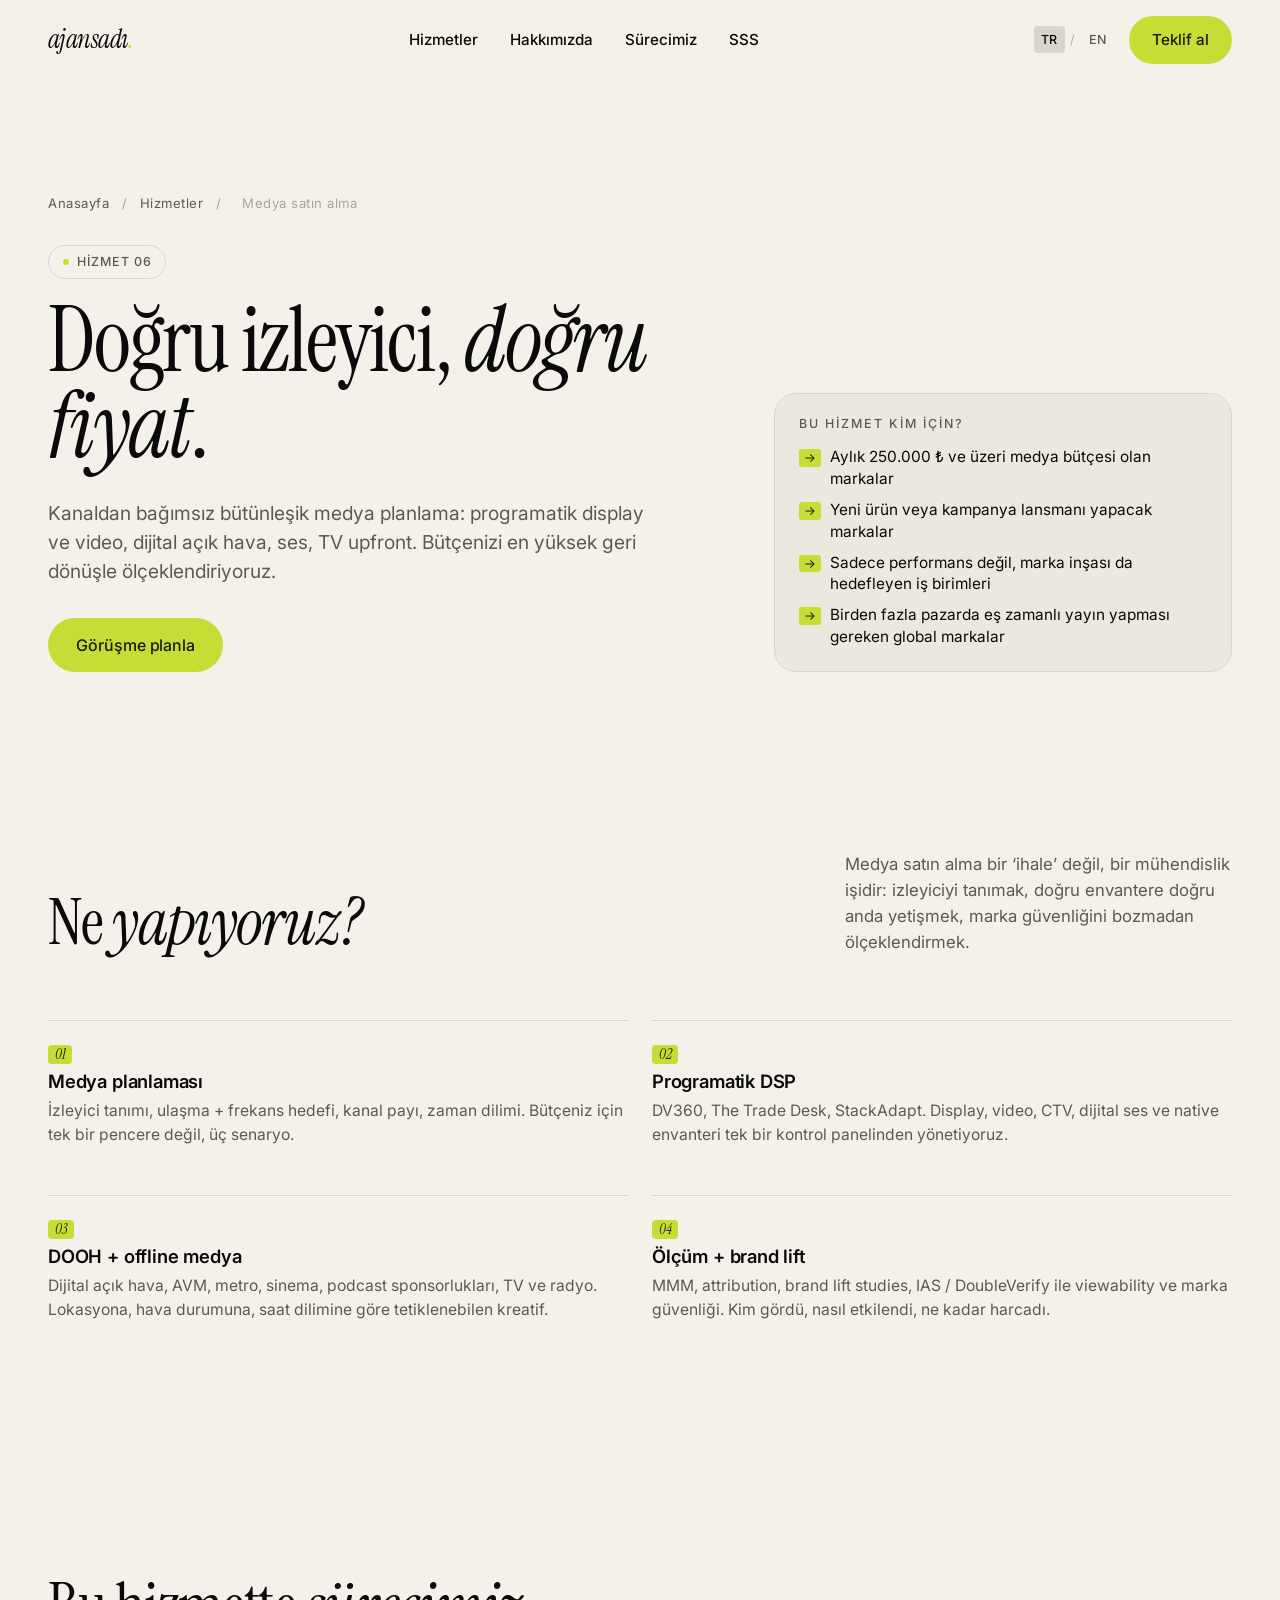
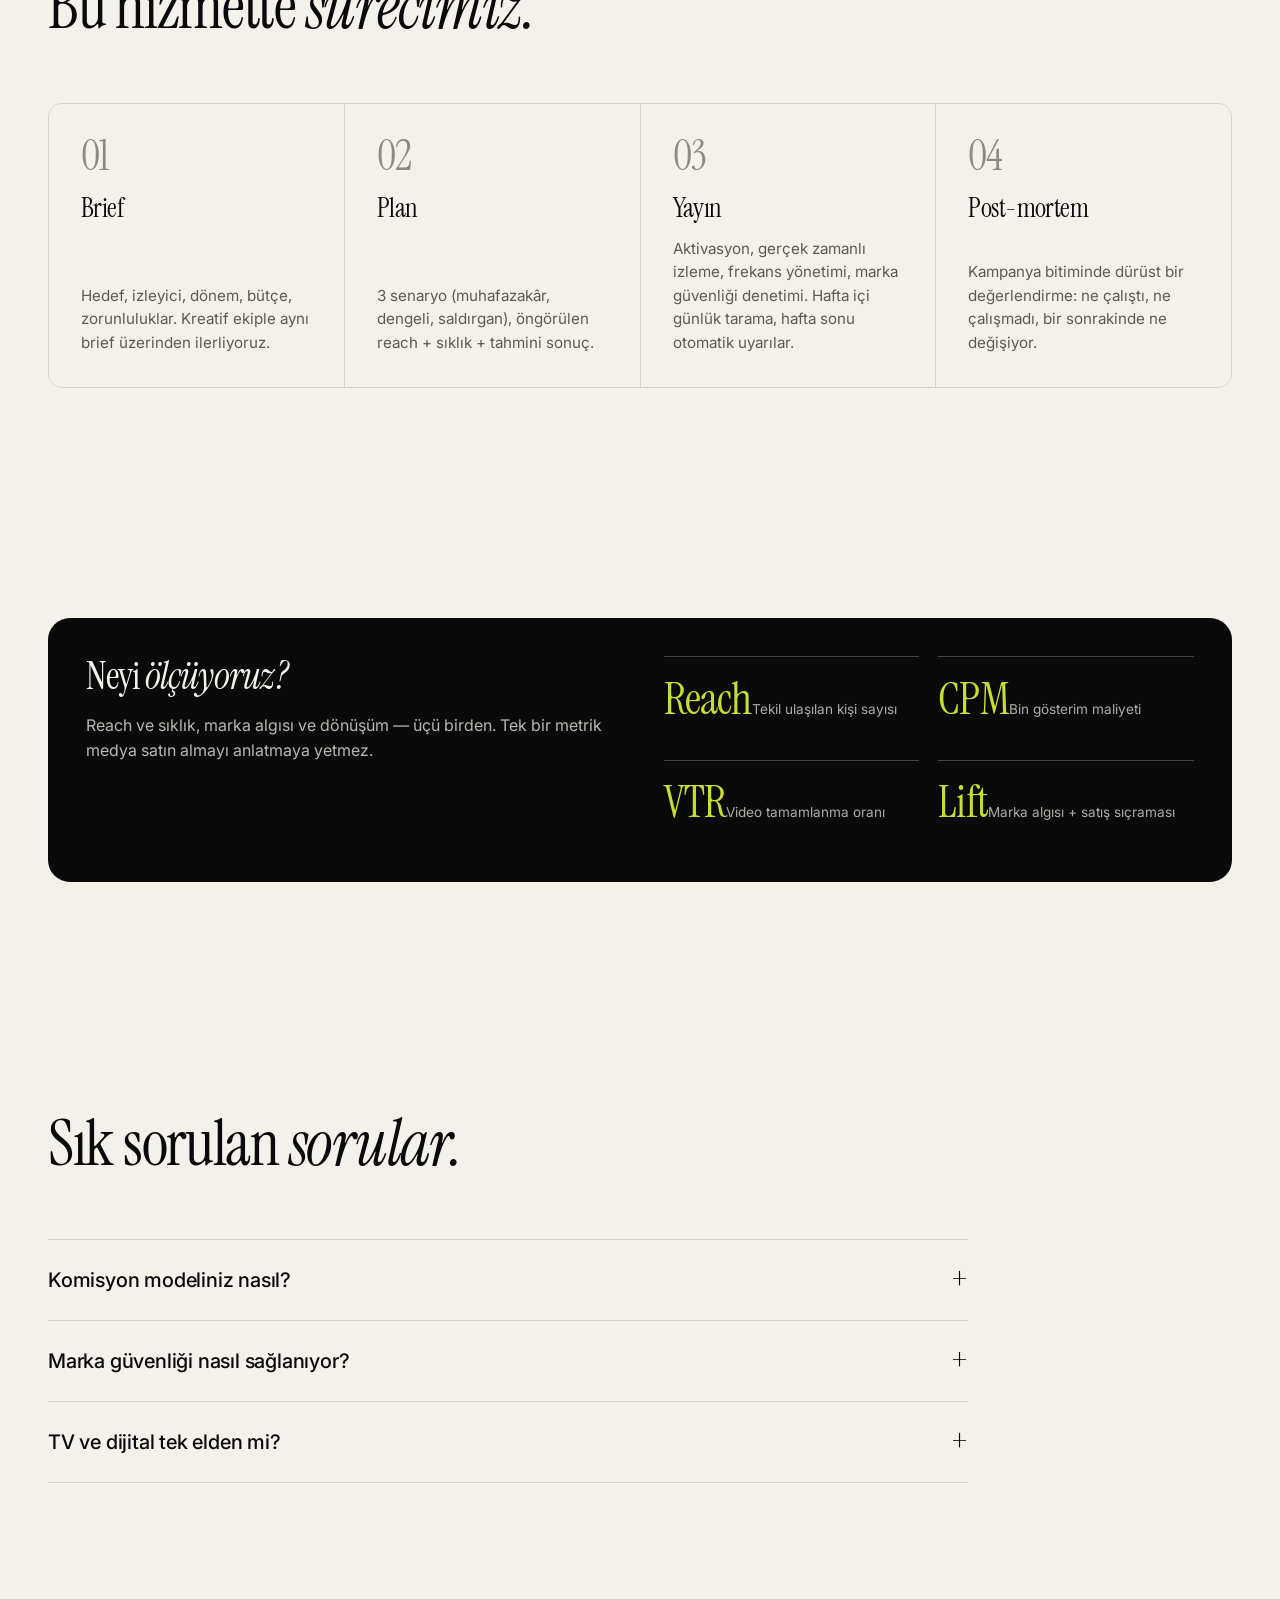
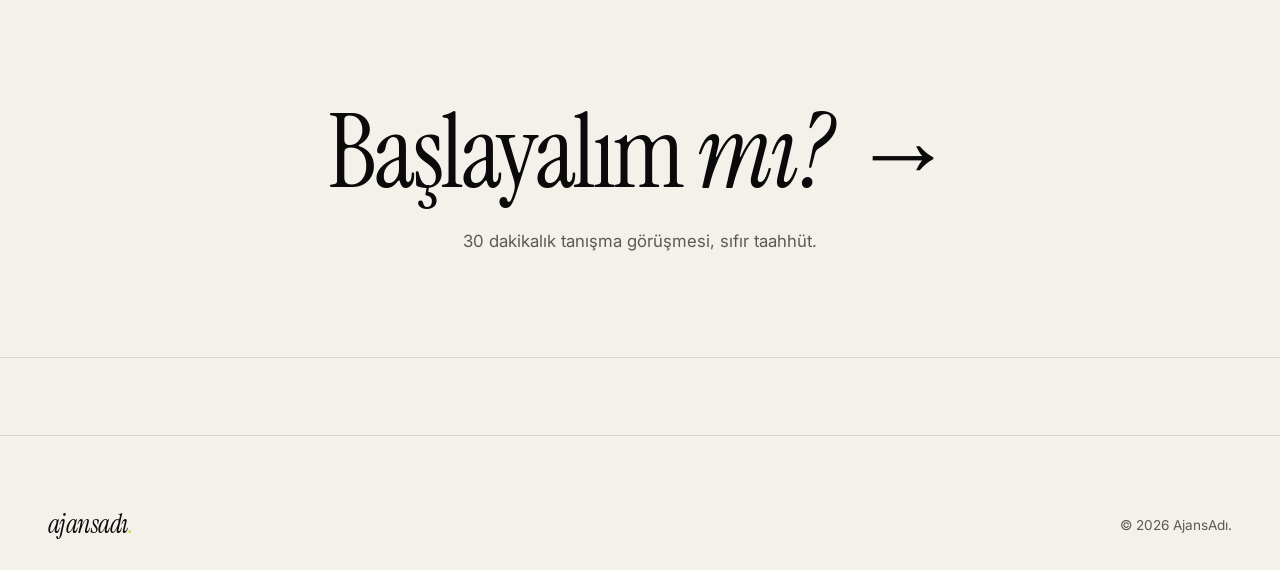
<file: hizmetler/medya-satin-alma.html>
<!doctype html>
<html lang="tr">
  <head>
    <meta charset="UTF-8" />
    <meta name="viewport" content="width=device-width, initial-scale=1.0" />
    <title>Medya Satın Alma — AjansAdı</title>
    <meta
      name="description"
      content="Programatik, dijital açık hava, TV ve kanaldan bağımsız medya planlama. Bütçenizi en doğru izleyiciyle, en doğru fiyata buluşturuyoruz."
    />
    <link rel="canonical" href="https://ajansadi.com/hizmetler/medya-satin-alma.html" />
    <link rel="icon" type="image/svg+xml" href="../assets/img/favicon.svg" />
    <link rel="preconnect" href="https://fonts.googleapis.com" />
    <link rel="preconnect" href="https://fonts.gstatic.com" crossorigin />
    <link
      href="https://fonts.googleapis.com/css2?family=Inter:wght@400;500;600&family=Instrument+Serif:ital@0;1&display=swap"
      rel="stylesheet"
    />
    <link rel="stylesheet" href="../assets/css/base.css" />
    <link rel="stylesheet" href="../assets/css/components.css" />
    <link rel="stylesheet" href="../assets/css/pages.css" />

    <script type="application/ld+json">
      {
        "@context": "https://schema.org",
        "@type": "Service",
        "serviceType": "Medya Satın Alma",
        "provider": { "@type": "Organization", "name": "AjansAdı" },
        "areaServed": "TR"
      }
    </script>
  </head>
  <body>
    <div class="cursor" aria-hidden="true">
      <div class="cursor__ring"></div>
      <div class="cursor__dot"></div>
    </div>

    <header class="topbar">
      <div class="container topbar__inner">
        <a class="brand" href="../">ajansadı</a>
        <nav class="nav" aria-label="Ana menü">
          <a href="../index.html#hizmetler" data-tr="Hizmetler" data-en="Services">Hizmetler</a>
          <a href="../index.html#hakkimizda" data-tr="Hakkımızda" data-en="About">Hakkımızda</a>
          <a href="../index.html#surec" data-tr="Sürecimiz" data-en="Process">Sürecimiz</a>
          <a href="../index.html#sss" data-tr="SSS" data-en="FAQ">SSS</a>
        </nav>
        <div class="topbar__right">
          <div class="lang-switch">
            <button data-lang="tr" class="is-active">TR</button>
            <span class="lang-switch__sep">/</span>
            <button data-lang="en">EN</button>
          </div>
          <a href="../iletisim.html" class="btn btn--primary" data-tr="Teklif al" data-en="Get a quote"
            >Teklif al<span class="btn__arrow">→</span></a
          >
          <button class="menu-toggle" aria-label="Menüyü aç" aria-expanded="false" aria-controls="drawer">
            <span></span><span></span>
          </button>
        </div>
      </div>
    </header>

    <div class="drawer" id="drawer" aria-hidden="true">
      <ul>
        <li><a href="../index.html#hizmetler" data-tr="Hizmetler" data-en="Services">Hizmetler</a></li>
        <li><a href="../index.html#hakkimizda" data-tr="Hakkımızda" data-en="About">Hakkımızda</a></li>
        <li><a href="../index.html#surec" data-tr="Sürecimiz" data-en="Process">Sürecimiz</a></li>
        <li><a href="../iletisim.html" data-tr="İletişim" data-en="Contact">İletişim</a></li>
      </ul>
    </div>

    <main>
      <section class="service-hero">
        <div class="container">
          <p class="breadcrumb reveal">
            <a href="../" data-tr="Anasayfa" data-en="Home">Anasayfa</a>
            <span>/</span>
            <a href="../index.html#hizmetler" data-tr="Hizmetler" data-en="Services">Hizmetler</a>
            <span>/</span>
            <span data-tr="Medya satın alma" data-en="Media buying">Medya satın alma</span>
          </p>

          <div class="service-hero__inner" style="margin-top: 2rem">
            <div class="reveal">
              <span class="tag" data-tr="Hizmet 06" data-en="Service 06">Hizmet 06</span>
              <h1 class="service-hero__title" style="margin-top: 1.2rem">
                <span
                  data-tr-html="Doğru izleyici, <em>doğru fiyat</em>."
                  data-en-html="The right audience at the <em>right price</em>."
                  >Doğru izleyici, <em>doğru fiyat</em>.</span
                >
              </h1>
              <p
                class="service-hero__lead"
                data-tr="Kanaldan bağımsız bütünleşik medya planlama: programatik display ve video, dijital açık hava, ses, TV upfront. Bütçenizi en yüksek geri dönüşle ölçeklendiriyoruz."
                data-en="Channel-agnostic, integrated media planning: programmatic display and video, digital out-of-home, audio, TV upfront. We scale your budget at the best possible return."
              >
                Kanaldan bağımsız bütünleşik medya planlama: programatik display
                ve video, dijital açık hava, ses, TV upfront. Bütçenizi en
                yüksek geri dönüşle ölçeklendiriyoruz.
              </p>
              <div class="service-hero__cta">
                <a href="../iletisim.html" class="btn btn--primary btn--lg" data-tr="Görüşme planla" data-en="Plan a call"
                  >Görüşme planla<span class="btn__arrow">→</span></a
                >
              </div>
            </div>

            <aside class="service-hero__side reveal reveal--delay-1">
              <h3 data-tr="Bu hizmet kim için?" data-en="Who is this for?">Bu hizmet kim için?</h3>
              <ul>
                <li data-tr="Aylık 250.000 ₺ ve üzeri medya bütçesi olan markalar" data-en="Brands with monthly media budgets of 250.000 ₺ and above">Aylık 250.000 ₺ ve üzeri medya bütçesi olan markalar</li>
                <li data-tr="Yeni ürün veya kampanya lansmanı yapacak markalar" data-en="Brands launching a new product or campaign">Yeni ürün veya kampanya lansmanı yapacak markalar</li>
                <li data-tr="Sadece performans değil, marka inşası da hedefleyen iş birimleri" data-en="Business units chasing brand-building, not just performance">Sadece performans değil, marka inşası da hedefleyen iş birimleri</li>
                <li data-tr="Birden fazla pazarda eş zamanlı yayın yapması gereken global markalar" data-en="Global brands needing simultaneous launches in multiple markets">Birden fazla pazarda eş zamanlı yayın yapması gereken global markalar</li>
              </ul>
            </aside>
          </div>
        </div>
      </section>

      <section class="section">
        <div class="container">
          <header class="section-header reveal">
            <h2 class="section-header__title">
              <span data-tr-html="Ne <em>yapıyoruz?</em>" data-en-html="What <em>we do.</em>">Ne <em>yapıyoruz?</em></span>
            </h2>
            <p class="section-header__lead" data-tr="Medya satın alma bir &lsquo;ihale&rsquo; değil, bir mühendislik işidir: izleyiciyi tanımak, doğru envantere doğru anda yetişmek, marka güvenliğini bozmadan ölçeklendirmek." data-en="Media buying isn't a procurement exercise — it's engineering: knowing the audience, reaching the right inventory at the right moment, scaling without breaking brand safety.">Medya satın alma bir &lsquo;ihale&rsquo; değil, bir mühendislik işidir: izleyiciyi tanımak, doğru envantere doğru anda yetişmek, marka güvenliğini bozmadan ölçeklendirmek.</p>
          </header>

          <div class="bullet-list bullet-list--2 reveal">
            <div class="bullet">
              <span class="bullet__num">01</span>
              <h3 class="bullet__title" data-tr="Medya planlaması" data-en="Media planning">Medya planlaması</h3>
              <p class="bullet__body" data-tr="İzleyici tanımı, ulaşma + frekans hedefi, kanal payı, zaman dilimi. Bütçeniz için tek bir pencere değil, üç senaryo." data-en="Audience definition, reach + frequency goals, channel split, dayparts. Not one plan for your budget — three scenarios.">İzleyici tanımı, ulaşma + frekans hedefi, kanal payı, zaman dilimi. Bütçeniz için tek bir pencere değil, üç senaryo.</p>
            </div>
            <div class="bullet">
              <span class="bullet__num">02</span>
              <h3 class="bullet__title" data-tr="Programatik DSP" data-en="Programmatic DSP">Programatik DSP</h3>
              <p class="bullet__body" data-tr="DV360, The Trade Desk, StackAdapt. Display, video, CTV, dijital ses ve native envanteri tek bir kontrol panelinden yönetiyoruz." data-en="DV360, The Trade Desk, StackAdapt. Display, video, CTV, digital audio and native inventory — one control panel.">DV360, The Trade Desk, StackAdapt. Display, video, CTV, dijital ses ve native envanteri tek bir kontrol panelinden yönetiyoruz.</p>
            </div>
            <div class="bullet">
              <span class="bullet__num">03</span>
              <h3 class="bullet__title" data-tr="DOOH + offline medya" data-en="DOOH + offline media">DOOH + offline medya</h3>
              <p class="bullet__body" data-tr="Dijital açık hava, AVM, metro, sinema, podcast sponsorlukları, TV ve radyo. Lokasyona, hava durumuna, saat dilimine göre tetiklenebilen kreatif." data-en="Digital out-of-home, malls, metro, cinema, podcast sponsorships, TV and radio. Creative that can trigger on location, weather, daypart.">Dijital açık hava, AVM, metro, sinema, podcast sponsorlukları, TV ve radyo. Lokasyona, hava durumuna, saat dilimine göre tetiklenebilen kreatif.</p>
            </div>
            <div class="bullet">
              <span class="bullet__num">04</span>
              <h3 class="bullet__title" data-tr="Ölçüm + brand lift" data-en="Measurement + brand lift">Ölçüm + brand lift</h3>
              <p class="bullet__body" data-tr="MMM, attribution, brand lift studies, IAS / DoubleVerify ile viewability ve marka güvenliği. Kim gördü, nasıl etkilendi, ne kadar harcadı." data-en="MMM, attribution, brand-lift studies, viewability and brand safety via IAS / DoubleVerify. Who saw it, how were they moved, how much did they spend.">MMM, attribution, brand lift studies, IAS / DoubleVerify ile viewability ve marka güvenliği. Kim gördü, nasıl etkilendi, ne kadar harcadı.</p>
            </div>
          </div>
        </div>
      </section>

      <section class="section">
        <div class="container">
          <header class="section-header reveal">
            <h2 class="section-header__title"><span data-tr-html="Bu hizmette <em>sürecimiz.</em>" data-en-html="Our <em>process.</em>">Bu hizmette <em>sürecimiz.</em></span></h2>
          </header>
          <div class="process reveal">
            <div class="process__step"><span class="process__num">01</span><h3 class="process__title" data-tr="Brief" data-en="Brief">Brief</h3><p class="process__body" data-tr="Hedef, izleyici, dönem, bütçe, zorunluluklar. Kreatif ekiple aynı brief üzerinden ilerliyoruz." data-en="Goal, audience, window, budget, must-haves. We share one brief with the creative team.">Hedef, izleyici, dönem, bütçe, zorunluluklar. Kreatif ekiple aynı brief üzerinden ilerliyoruz.</p></div>
            <div class="process__step"><span class="process__num">02</span><h3 class="process__title" data-tr="Plan" data-en="Plan">Plan</h3><p class="process__body" data-tr="3 senaryo (muhafazakâr, dengeli, saldırgan), öngörülen reach + sıklık + tahmini sonuç." data-en="Three scenarios (conservative, balanced, aggressive), projected reach + frequency + outcome.">3 senaryo (muhafazakâr, dengeli, saldırgan), öngörülen reach + sıklık + tahmini sonuç.</p></div>
            <div class="process__step"><span class="process__num">03</span><h3 class="process__title" data-tr="Yayın" data-en="Run">Yayın</h3><p class="process__body" data-tr="Aktivasyon, gerçek zamanlı izleme, frekans yönetimi, marka güvenliği denetimi. Hafta içi günlük tarama, hafta sonu otomatik uyarılar." data-en="Activation, real-time monitoring, frequency control, brand-safety auditing. Daily reviews on weekdays, automated alerts on weekends.">Aktivasyon, gerçek zamanlı izleme, frekans yönetimi, marka güvenliği denetimi. Hafta içi günlük tarama, hafta sonu otomatik uyarılar.</p></div>
            <div class="process__step"><span class="process__num">04</span><h3 class="process__title" data-tr="Post-mortem" data-en="Post-mortem">Post-mortem</h3><p class="process__body" data-tr="Kampanya bitiminde dürüst bir değerlendirme: ne çalıştı, ne çalışmadı, bir sonrakinde ne değişiyor." data-en="An honest end-of-campaign review: what worked, what didn't, what changes next time.">Kampanya bitiminde dürüst bir değerlendirme: ne çalıştı, ne çalışmadı, bir sonrakinde ne değişiyor.</p></div>
          </div>
        </div>
      </section>

      <section class="section">
        <div class="container">
          <div class="kpi-block reveal">
            <div>
              <h3>
                <span data-tr-html="Neyi <em>ölçüyoruz?</em>" data-en-html="What <em>we measure.</em>">Neyi <em>ölçüyoruz?</em></span>
              </h3>
              <p data-tr="Reach ve sıklık, marka algısı ve dönüşüm — üçü birden. Tek bir metrik medya satın almayı anlatmaya yetmez." data-en="Reach + frequency, brand perception and conversion — all three. No single metric tells the media-buying story.">Reach ve sıklık, marka algısı ve dönüşüm — üçü birden. Tek bir metrik medya satın almayı anlatmaya yetmez.</p>
            </div>
            <div class="kpi-list">
              <div class="kpi"><span class="kpi__num">Reach</span><span class="kpi__label" data-tr="Tekil ulaşılan kişi sayısı" data-en="Unique audience reached">Tekil ulaşılan kişi sayısı</span></div>
              <div class="kpi"><span class="kpi__num">CPM</span><span class="kpi__label" data-tr="Bin gösterim maliyeti" data-en="Cost per thousand impressions">Bin gösterim maliyeti</span></div>
              <div class="kpi"><span class="kpi__num">VTR</span><span class="kpi__label" data-tr="Video tamamlanma oranı" data-en="Video completion rate">Video tamamlanma oranı</span></div>
              <div class="kpi"><span class="kpi__num">Lift</span><span class="kpi__label" data-tr="Marka algısı + satış sıçraması" data-en="Brand perception + sales lift">Marka algısı + satış sıçraması</span></div>
            </div>
          </div>
        </div>
      </section>

      <section class="section">
        <div class="container">
          <header class="section-header reveal">
            <h2 class="section-header__title"><span data-tr-html="Sık sorulan <em>sorular.</em>" data-en-html="Frequently <em>asked.</em>">Sık sorulan <em>sorular.</em></span></h2>
          </header>
          <div class="accordion faq reveal">
            <details><summary data-tr="Komisyon modeliniz nasıl?" data-en="What's your commission model?">Komisyon modeliniz nasıl?</summary><p class="accordion__body" data-tr="Şeffaf modelle çalışıyoruz: ya yönetim ücreti (flat fee) ya da medya bütçesi üzerinden açık komisyon. Hangi yayıncıyla ne fiyatla çalıştığımızı her zaman görebilirsiniz; gizli rebate veya kickback yok." data-en="We work transparently — either a flat management fee or an open commission on media spend. You always see which publisher we buy at what price; no hidden rebates or kickbacks.">Şeffaf modelle çalışıyoruz: ya yönetim ücreti (flat fee) ya da medya bütçesi üzerinden açık komisyon. Hangi yayıncıyla ne fiyatla çalıştığımızı her zaman görebilirsiniz; gizli rebate veya kickback yok.</p></details>
            <details><summary data-tr="Marka güvenliği nasıl sağlanıyor?" data-en="How is brand safety ensured?">Marka güvenliği nasıl sağlanıyor?</summary><p class="accordion__body" data-tr="Her kampanyada IAS veya DoubleVerify entegrasyonu zorunlu. Pre-bid kategori filtreleri, post-bid raporlama, beyaz/kara liste yönetimi. Bir reklamın yanlış sayfada çıkmasını engellemek için 3 katman kontrol var." data-en="Every campaign integrates IAS or DoubleVerify by default. Pre-bid category filters, post-bid reporting, allow / block list management — 3 layers of control to keep ads off the wrong pages.">Her kampanyada IAS veya DoubleVerify entegrasyonu zorunlu. Pre-bid kategori filtreleri, post-bid raporlama, beyaz/kara liste yönetimi. Bir reklamın yanlış sayfada çıkmasını engellemek için 3 katman kontrol var.</p></details>
            <details><summary data-tr="TV ve dijital tek elden mi?" data-en="TV and digital under one roof?">TV ve dijital tek elden mi?</summary><p class="accordion__body" data-tr="Evet. Geleneksel TV ile CTV/streaming birlikte planlanmazsa frekans patlıyor, bütçe yanıyor. Tek bir reach + sıklık modelinde toplam etkiyi yönetiyor, ekran ekran değil izleyici izleyici düşünüyoruz." data-en="Yes. If linear TV and CTV/streaming aren't planned together, frequency explodes and budget burns. We model total reach + frequency in one place — thinking by audience, not by screen.">Evet. Geleneksel TV ile CTV/streaming birlikte planlanmazsa frekans patlıyor, bütçe yanıyor. Tek bir reach + sıklık modelinde toplam etkiyi yönetiyor, ekran ekran değil izleyici izleyici düşünüyoruz.</p></details>
          </div>
        </div>
      </section>

      <section class="cta-band">
        <div class="container">
          <a href="../iletisim.html" class="cta-band__title reveal"><span data-tr-html="Başlayalım <em>mı?</em>" data-en-html="Shall we <em>start?</em>">Başlayalım <em>mı?</em></span></a>
          <p class="cta-band__sub reveal reveal--delay-1" data-tr="30 dakikalık tanışma görüşmesi, sıfır taahhüt." data-en="A 30-minute intro call — zero commitment.">30 dakikalık tanışma görüşmesi, sıfır taahhüt.</p>
        </div>
      </section>
    </main>

    <footer class="footer">
      <div class="container">
        <div class="footer__bottom" style="border:0;padding:0">
          <a class="brand" href="../">ajansadı</a>
          <span data-tr="© 2026 AjansAdı." data-en="© 2026 AjansAdı.">© 2026 AjansAdı.</span>
        </div>
      </div>
    </footer>

    <script src="../assets/js/main.js" defer></script>
    <script src="../assets/js/i18n.js" defer></script>
  </body>
</html>
</file>
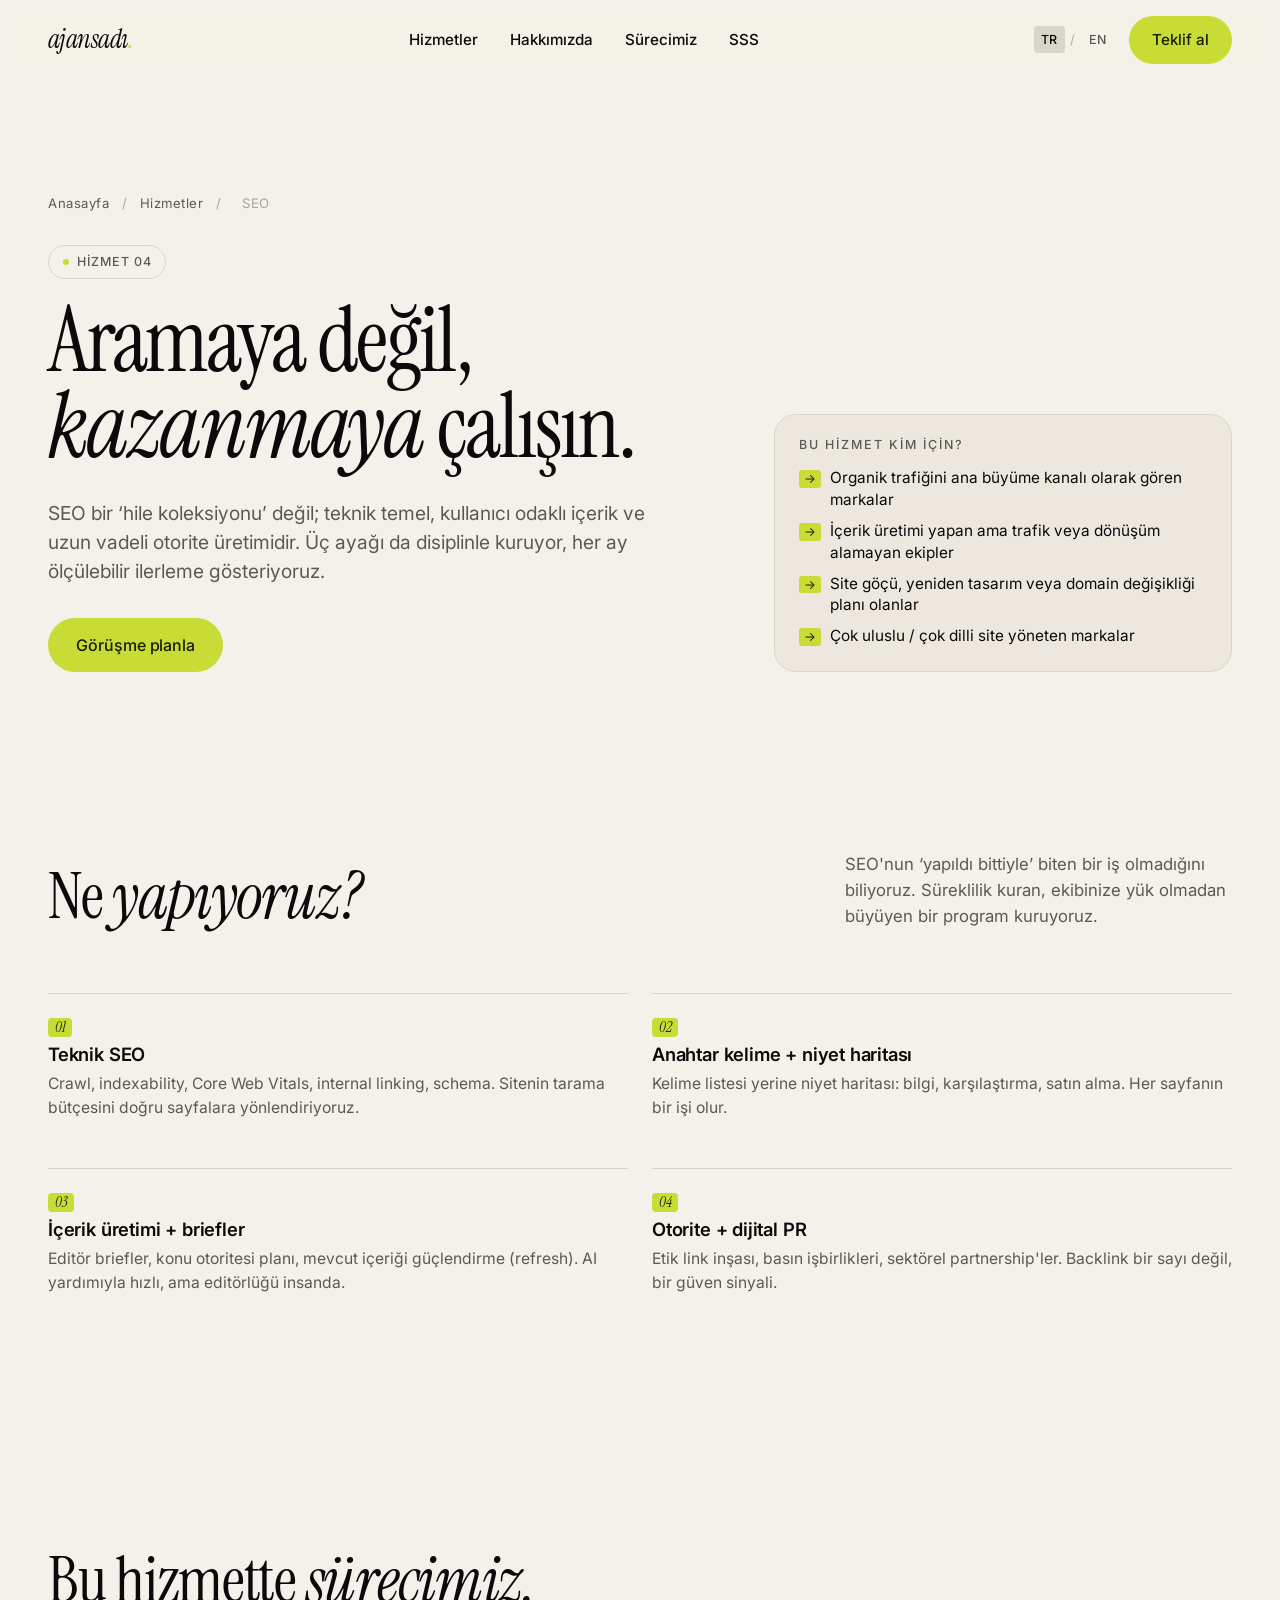
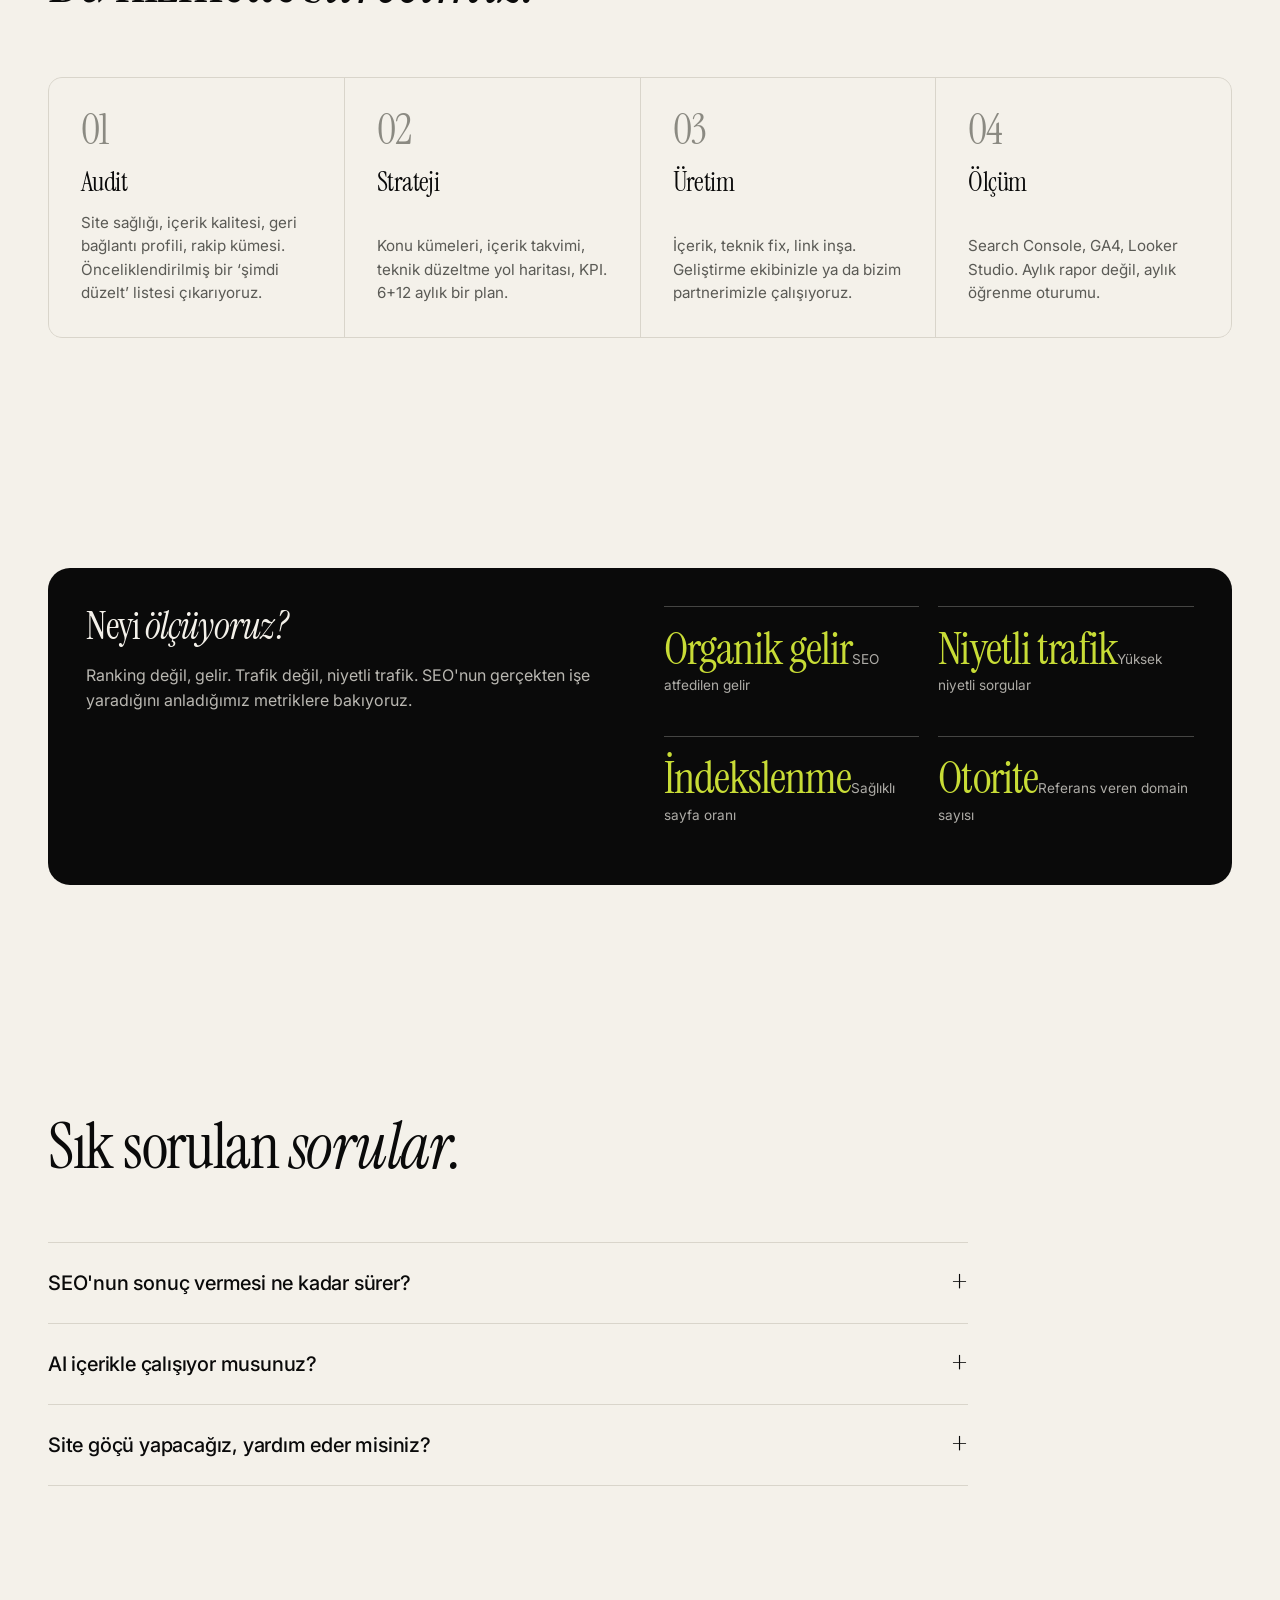
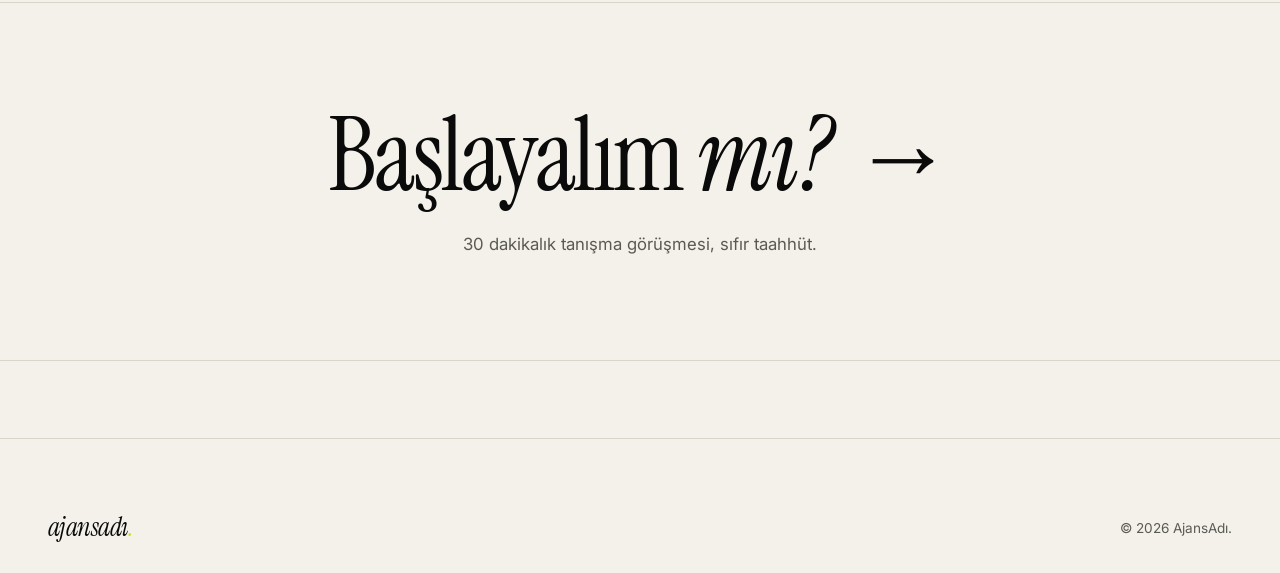
<file: hizmetler/seo.html>
<!doctype html>
<html lang="tr">
  <head>
    <meta charset="UTF-8" />
    <meta name="viewport" content="width=device-width, initial-scale=1.0" />
    <title>SEO Danışmanlığı — AjansAdı</title>
    <meta
      name="description"
      content="Teknik SEO, içerik stratejisi, otorite inşası. Markanızın organik trafikten gelir üretmesi için sürdürülebilir, ölçülebilir bir SEO programı."
    />
    <link rel="canonical" href="https://ajansadi.com/hizmetler/seo.html" />
    <link rel="icon" type="image/svg+xml" href="../assets/img/favicon.svg" />
    <link rel="preconnect" href="https://fonts.googleapis.com" />
    <link rel="preconnect" href="https://fonts.gstatic.com" crossorigin />
    <link
      href="https://fonts.googleapis.com/css2?family=Inter:wght@400;500;600&family=Instrument+Serif:ital@0;1&display=swap"
      rel="stylesheet"
    />
    <link rel="stylesheet" href="../assets/css/base.css" />
    <link rel="stylesheet" href="../assets/css/components.css" />
    <link rel="stylesheet" href="../assets/css/pages.css" />

    <script type="application/ld+json">
      {
        "@context": "https://schema.org",
        "@type": "Service",
        "serviceType": "SEO Danışmanlığı",
        "provider": { "@type": "Organization", "name": "AjansAdı" },
        "areaServed": "TR"
      }
    </script>
  </head>
  <body>
    <div class="cursor" aria-hidden="true">
      <div class="cursor__ring"></div>
      <div class="cursor__dot"></div>
    </div>

    <header class="topbar">
      <div class="container topbar__inner">
        <a class="brand" href="../">ajansadı</a>
        <nav class="nav" aria-label="Ana menü">
          <a href="../index.html#hizmetler" data-tr="Hizmetler" data-en="Services">Hizmetler</a>
          <a href="../index.html#hakkimizda" data-tr="Hakkımızda" data-en="About">Hakkımızda</a>
          <a href="../index.html#surec" data-tr="Sürecimiz" data-en="Process">Sürecimiz</a>
          <a href="../index.html#sss" data-tr="SSS" data-en="FAQ">SSS</a>
        </nav>
        <div class="topbar__right">
          <div class="lang-switch">
            <button data-lang="tr" class="is-active">TR</button>
            <span class="lang-switch__sep">/</span>
            <button data-lang="en">EN</button>
          </div>
          <a href="../iletisim.html" class="btn btn--primary" data-tr="Teklif al" data-en="Get a quote"
            >Teklif al<span class="btn__arrow">→</span></a
          >
          <button class="menu-toggle" aria-label="Menüyü aç" aria-expanded="false" aria-controls="drawer">
            <span></span><span></span>
          </button>
        </div>
      </div>
    </header>

    <div class="drawer" id="drawer" aria-hidden="true">
      <ul>
        <li><a href="../index.html#hizmetler" data-tr="Hizmetler" data-en="Services">Hizmetler</a></li>
        <li><a href="../index.html#hakkimizda" data-tr="Hakkımızda" data-en="About">Hakkımızda</a></li>
        <li><a href="../index.html#surec" data-tr="Sürecimiz" data-en="Process">Sürecimiz</a></li>
        <li><a href="../iletisim.html" data-tr="İletişim" data-en="Contact">İletişim</a></li>
      </ul>
    </div>

    <main>
      <section class="service-hero">
        <div class="container">
          <p class="breadcrumb reveal">
            <a href="../" data-tr="Anasayfa" data-en="Home">Anasayfa</a>
            <span>/</span>
            <a href="../index.html#hizmetler" data-tr="Hizmetler" data-en="Services">Hizmetler</a>
            <span>/</span>
            <span data-tr="SEO" data-en="SEO">SEO</span>
          </p>

          <div class="service-hero__inner" style="margin-top: 2rem">
            <div class="reveal">
              <span class="tag" data-tr="Hizmet 04" data-en="Service 04">Hizmet 04</span>
              <h1 class="service-hero__title" style="margin-top: 1.2rem">
                <span
                  data-tr-html="Aramaya değil, <em>kazanmaya</em> çalışın."
                  data-en-html="Don't chase searches — <em>earn</em> them."
                  >Aramaya değil, <em>kazanmaya</em> çalışın.</span
                >
              </h1>
              <p
                class="service-hero__lead"
                data-tr="SEO bir &lsquo;hile koleksiyonu&rsquo; değil; teknik temel, kullanıcı odaklı içerik ve uzun vadeli otorite üretimidir. Üç ayağı da disiplinle kuruyor, her ay ölçülebilir ilerleme gösteriyoruz."
                data-en="SEO isn't a bag of tricks; it's technical foundation, user-first content, and long-term authority. We run all three with discipline and show measurable progress every month."
              >
                SEO bir &lsquo;hile koleksiyonu&rsquo; değil; teknik temel,
                kullanıcı odaklı içerik ve uzun vadeli otorite üretimidir. Üç
                ayağı da disiplinle kuruyor, her ay ölçülebilir ilerleme
                gösteriyoruz.
              </p>
              <div class="service-hero__cta">
                <a href="../iletisim.html" class="btn btn--primary btn--lg" data-tr="Görüşme planla" data-en="Plan a call"
                  >Görüşme planla<span class="btn__arrow">→</span></a
                >
              </div>
            </div>

            <aside class="service-hero__side reveal reveal--delay-1">
              <h3 data-tr="Bu hizmet kim için?" data-en="Who is this for?">Bu hizmet kim için?</h3>
              <ul>
                <li data-tr="Organik trafiğini ana büyüme kanalı olarak gören markalar" data-en="Brands treating organic search as a primary growth channel">Organik trafiğini ana büyüme kanalı olarak gören markalar</li>
                <li data-tr="İçerik üretimi yapan ama trafik veya dönüşüm alamayan ekipler" data-en="Teams producing content without traffic or conversion gains">İçerik üretimi yapan ama trafik veya dönüşüm alamayan ekipler</li>
                <li data-tr="Site göçü, yeniden tasarım veya domain değişikliği planı olanlar" data-en="Sites planning a migration, redesign or domain change">Site göçü, yeniden tasarım veya domain değişikliği planı olanlar</li>
                <li data-tr="Çok uluslu / çok dilli site yöneten markalar" data-en="Brands managing multi-country / multi-language sites">Çok uluslu / çok dilli site yöneten markalar</li>
              </ul>
            </aside>
          </div>
        </div>
      </section>

      <section class="section">
        <div class="container">
          <header class="section-header reveal">
            <h2 class="section-header__title">
              <span data-tr-html="Ne <em>yapıyoruz?</em>" data-en-html="What <em>we do.</em>">Ne <em>yapıyoruz?</em></span>
            </h2>
            <p class="section-header__lead" data-tr="SEO'nun &lsquo;yapıldı bittiyle&rsquo; biten bir iş olmadığını biliyoruz. Süreklilik kuran, ekibinize yük olmadan büyüyen bir program kuruyoruz." data-en="SEO isn't a one-off project. We build a program that compounds without overwhelming your team.">SEO'nun &lsquo;yapıldı bittiyle&rsquo; biten bir iş olmadığını biliyoruz. Süreklilik kuran, ekibinize yük olmadan büyüyen bir program kuruyoruz.</p>
          </header>

          <div class="bullet-list bullet-list--2 reveal">
            <div class="bullet">
              <span class="bullet__num">01</span>
              <h3 class="bullet__title" data-tr="Teknik SEO" data-en="Technical SEO">Teknik SEO</h3>
              <p class="bullet__body" data-tr="Crawl, indexability, Core Web Vitals, internal linking, schema. Sitenin tarama bütçesini doğru sayfalara yönlendiriyoruz." data-en="Crawl, indexability, Core Web Vitals, internal linking, schema. We point the crawl budget at the pages that matter.">Crawl, indexability, Core Web Vitals, internal linking, schema. Sitenin tarama bütçesini doğru sayfalara yönlendiriyoruz.</p>
            </div>
            <div class="bullet">
              <span class="bullet__num">02</span>
              <h3 class="bullet__title" data-tr="Anahtar kelime + niyet haritası" data-en="Keyword + intent map">Anahtar kelime + niyet haritası</h3>
              <p class="bullet__body" data-tr="Kelime listesi yerine niyet haritası: bilgi, karşılaştırma, satın alma. Her sayfanın bir işi olur." data-en="Not a keyword list but an intent map: informational, comparison, transactional. Every page has one job.">Kelime listesi yerine niyet haritası: bilgi, karşılaştırma, satın alma. Her sayfanın bir işi olur.</p>
            </div>
            <div class="bullet">
              <span class="bullet__num">03</span>
              <h3 class="bullet__title" data-tr="İçerik üretimi + briefler" data-en="Content production + briefs">İçerik üretimi + briefler</h3>
              <p class="bullet__body" data-tr="Editör briefler, konu otoritesi planı, mevcut içeriği güçlendirme (refresh). AI yardımıyla hızlı, ama editörlüğü insanda." data-en="Editorial briefs, topic-authority plans, refreshes of existing content. Faster with AI, but editing stays human.">Editör briefler, konu otoritesi planı, mevcut içeriği güçlendirme (refresh). AI yardımıyla hızlı, ama editörlüğü insanda.</p>
            </div>
            <div class="bullet">
              <span class="bullet__num">04</span>
              <h3 class="bullet__title" data-tr="Otorite + dijital PR" data-en="Authority + digital PR">Otorite + dijital PR</h3>
              <p class="bullet__body" data-tr="Etik link inşası, basın işbirlikleri, sektörel partnership'ler. Backlink bir sayı değil, bir güven sinyali." data-en="Ethical link building, press collaborations, industry partnerships. A backlink isn't a number — it's a trust signal.">Etik link inşası, basın işbirlikleri, sektörel partnership'ler. Backlink bir sayı değil, bir güven sinyali.</p>
            </div>
          </div>
        </div>
      </section>

      <section class="section">
        <div class="container">
          <header class="section-header reveal">
            <h2 class="section-header__title"><span data-tr-html="Bu hizmette <em>sürecimiz.</em>" data-en-html="Our <em>process.</em>">Bu hizmette <em>sürecimiz.</em></span></h2>
          </header>
          <div class="process reveal">
            <div class="process__step"><span class="process__num">01</span><h3 class="process__title" data-tr="Audit" data-en="Audit">Audit</h3><p class="process__body" data-tr="Site sağlığı, içerik kalitesi, geri bağlantı profili, rakip kümesi. Önceliklendirilmiş bir &lsquo;şimdi düzelt&rsquo; listesi çıkarıyoruz." data-en="Site health, content quality, backlink profile, competitor cluster. We deliver a prioritised ‘fix now' list.">Site sağlığı, içerik kalitesi, geri bağlantı profili, rakip kümesi. Önceliklendirilmiş bir &lsquo;şimdi düzelt&rsquo; listesi çıkarıyoruz.</p></div>
            <div class="process__step"><span class="process__num">02</span><h3 class="process__title" data-tr="Strateji" data-en="Strategy">Strateji</h3><p class="process__body" data-tr="Konu kümeleri, içerik takvimi, teknik düzeltme yol haritası, KPI. 6+12 aylık bir plan." data-en="Topic clusters, content calendar, technical fix roadmap, KPIs — a 6 + 12-month plan.">Konu kümeleri, içerik takvimi, teknik düzeltme yol haritası, KPI. 6+12 aylık bir plan.</p></div>
            <div class="process__step"><span class="process__num">03</span><h3 class="process__title" data-tr="Üretim" data-en="Production">Üretim</h3><p class="process__body" data-tr="İçerik, teknik fix, link inşa. Geliştirme ekibinizle ya da bizim partnerimizle çalışıyoruz." data-en="Content, technical fixes, link building — with your dev team or with ours.">İçerik, teknik fix, link inşa. Geliştirme ekibinizle ya da bizim partnerimizle çalışıyoruz.</p></div>
            <div class="process__step"><span class="process__num">04</span><h3 class="process__title" data-tr="Ölçüm" data-en="Measure">Ölçüm</h3><p class="process__body" data-tr="Search Console, GA4, Looker Studio. Aylık rapor değil, aylık öğrenme oturumu." data-en="Search Console, GA4, Looker Studio. Not a monthly report — a monthly learning session.">Search Console, GA4, Looker Studio. Aylık rapor değil, aylık öğrenme oturumu.</p></div>
          </div>
        </div>
      </section>

      <section class="section">
        <div class="container">
          <div class="kpi-block reveal">
            <div>
              <h3>
                <span data-tr-html="Neyi <em>ölçüyoruz?</em>" data-en-html="What <em>we measure.</em>">Neyi <em>ölçüyoruz?</em></span>
              </h3>
              <p data-tr="Ranking değil, gelir. Trafik değil, niyetli trafik. SEO'nun gerçekten işe yaradığını anladığımız metriklere bakıyoruz." data-en="Not rankings but revenue. Not traffic but intentful traffic. We track the metrics that show SEO actually works.">Ranking değil, gelir. Trafik değil, niyetli trafik. SEO'nun gerçekten işe yaradığını anladığımız metriklere bakıyoruz.</p>
            </div>
            <div class="kpi-list">
              <div class="kpi"><span class="kpi__num">Organik gelir</span><span class="kpi__label" data-tr="SEO atfedilen gelir" data-en="SEO-attributed revenue">SEO atfedilen gelir</span></div>
              <div class="kpi"><span class="kpi__num">Niyetli trafik</span><span class="kpi__label" data-tr="Yüksek niyetli sorgular" data-en="High-intent queries">Yüksek niyetli sorgular</span></div>
              <div class="kpi"><span class="kpi__num">İndekslenme</span><span class="kpi__label" data-tr="Sağlıklı sayfa oranı" data-en="Healthy page ratio">Sağlıklı sayfa oranı</span></div>
              <div class="kpi"><span class="kpi__num">Otorite</span><span class="kpi__label" data-tr="Referans veren domain sayısı" data-en="Referring domains">Referans veren domain sayısı</span></div>
            </div>
          </div>
        </div>
      </section>

      <section class="section">
        <div class="container">
          <header class="section-header reveal">
            <h2 class="section-header__title"><span data-tr-html="Sık sorulan <em>sorular.</em>" data-en-html="Frequently <em>asked.</em>">Sık sorulan <em>sorular.</em></span></h2>
          </header>
          <div class="accordion faq reveal">
            <details><summary data-tr="SEO'nun sonuç vermesi ne kadar sürer?" data-en="How long until SEO produces results?">SEO'nun sonuç vermesi ne kadar sürer?</summary><p class="accordion__body" data-tr="Teknik düzeltmeler ve mevcut içerik refresh'i 4-8 hafta içinde fark yaratır. Yeni konu kümelerinde ciddi sıçrama 4-6 ayı bulur. Otorite inşası 12 ayın altında bir bahis değildir; bunu açık konuşuyoruz." data-en="Technical fixes and content refreshes typically move within 4–8 weeks. Real lifts on new topic clusters take 4–6 months. Authority building is not a sub-12-month bet — we say so up front.">Teknik düzeltmeler ve mevcut içerik refresh'i 4-8 hafta içinde fark yaratır. Yeni konu kümelerinde ciddi sıçrama 4-6 ayı bulur. Otorite inşası 12 ayın altında bir bahis değildir; bunu açık konuşuyoruz.</p></details>
            <details><summary data-tr="AI içerikle çalışıyor musunuz?" data-en="Do you work with AI content?">AI içerikle çalışıyor musunuz?</summary><p class="accordion__body" data-tr="Briefler, taslaklar ve rakip analizinde AI'dan faydalanıyoruz. Ama yayınlanan her makale insan editör elinden geçer; özgün veri, yorum ve örnek eklenmeden Google'da hiçbir şey yapamaz." data-en="We use AI for briefs, drafts and competitor analysis. Every published article is edited by humans — without original data, opinion and examples, AI content goes nowhere on Google.">Briefler, taslaklar ve rakip analizinde AI'dan faydalanıyoruz. Ama yayınlanan her makale insan editör elinden geçer; özgün veri, yorum ve örnek eklenmeden Google'da hiçbir şey yapamaz.</p></details>
            <details><summary data-tr="Site göçü yapacağız, yardım eder misiniz?" data-en="We're migrating our site — can you help?">Site göçü yapacağız, yardım eder misiniz?</summary><p class="accordion__body" data-tr="Evet, en sık çağrıldığımız işlerden biri. Pre-migration audit, redirect haritası, post-launch monitoring. &lsquo;Bir sabah trafiği düşmüş&rsquo; dramı yaşamamak için en kritik hafta yayın haftasıdır." data-en="Yes — one of the things we get called for most. Pre-migration audit, redirect map, post-launch monitoring. The week of launch is the critical one to avoid the ‘we lost all our traffic overnight' drama.">Evet, en sık çağrıldığımız işlerden biri. Pre-migration audit, redirect haritası, post-launch monitoring. &lsquo;Bir sabah trafiği düşmüş&rsquo; dramı yaşamamak için en kritik hafta yayın haftasıdır.</p></details>
          </div>
        </div>
      </section>

      <section class="cta-band">
        <div class="container">
          <a href="../iletisim.html" class="cta-band__title reveal"><span data-tr-html="Başlayalım <em>mı?</em>" data-en-html="Shall we <em>start?</em>">Başlayalım <em>mı?</em></span></a>
          <p class="cta-band__sub reveal reveal--delay-1" data-tr="30 dakikalık tanışma görüşmesi, sıfır taahhüt." data-en="A 30-minute intro call — zero commitment.">30 dakikalık tanışma görüşmesi, sıfır taahhüt.</p>
        </div>
      </section>
    </main>

    <footer class="footer">
      <div class="container">
        <div class="footer__bottom" style="border:0;padding:0">
          <a class="brand" href="../">ajansadı</a>
          <span data-tr="© 2026 AjansAdı." data-en="© 2026 AjansAdı.">© 2026 AjansAdı.</span>
        </div>
      </div>
    </footer>

    <script src="../assets/js/main.js" defer></script>
    <script src="../assets/js/i18n.js" defer></script>
  </body>
</html>
</file>
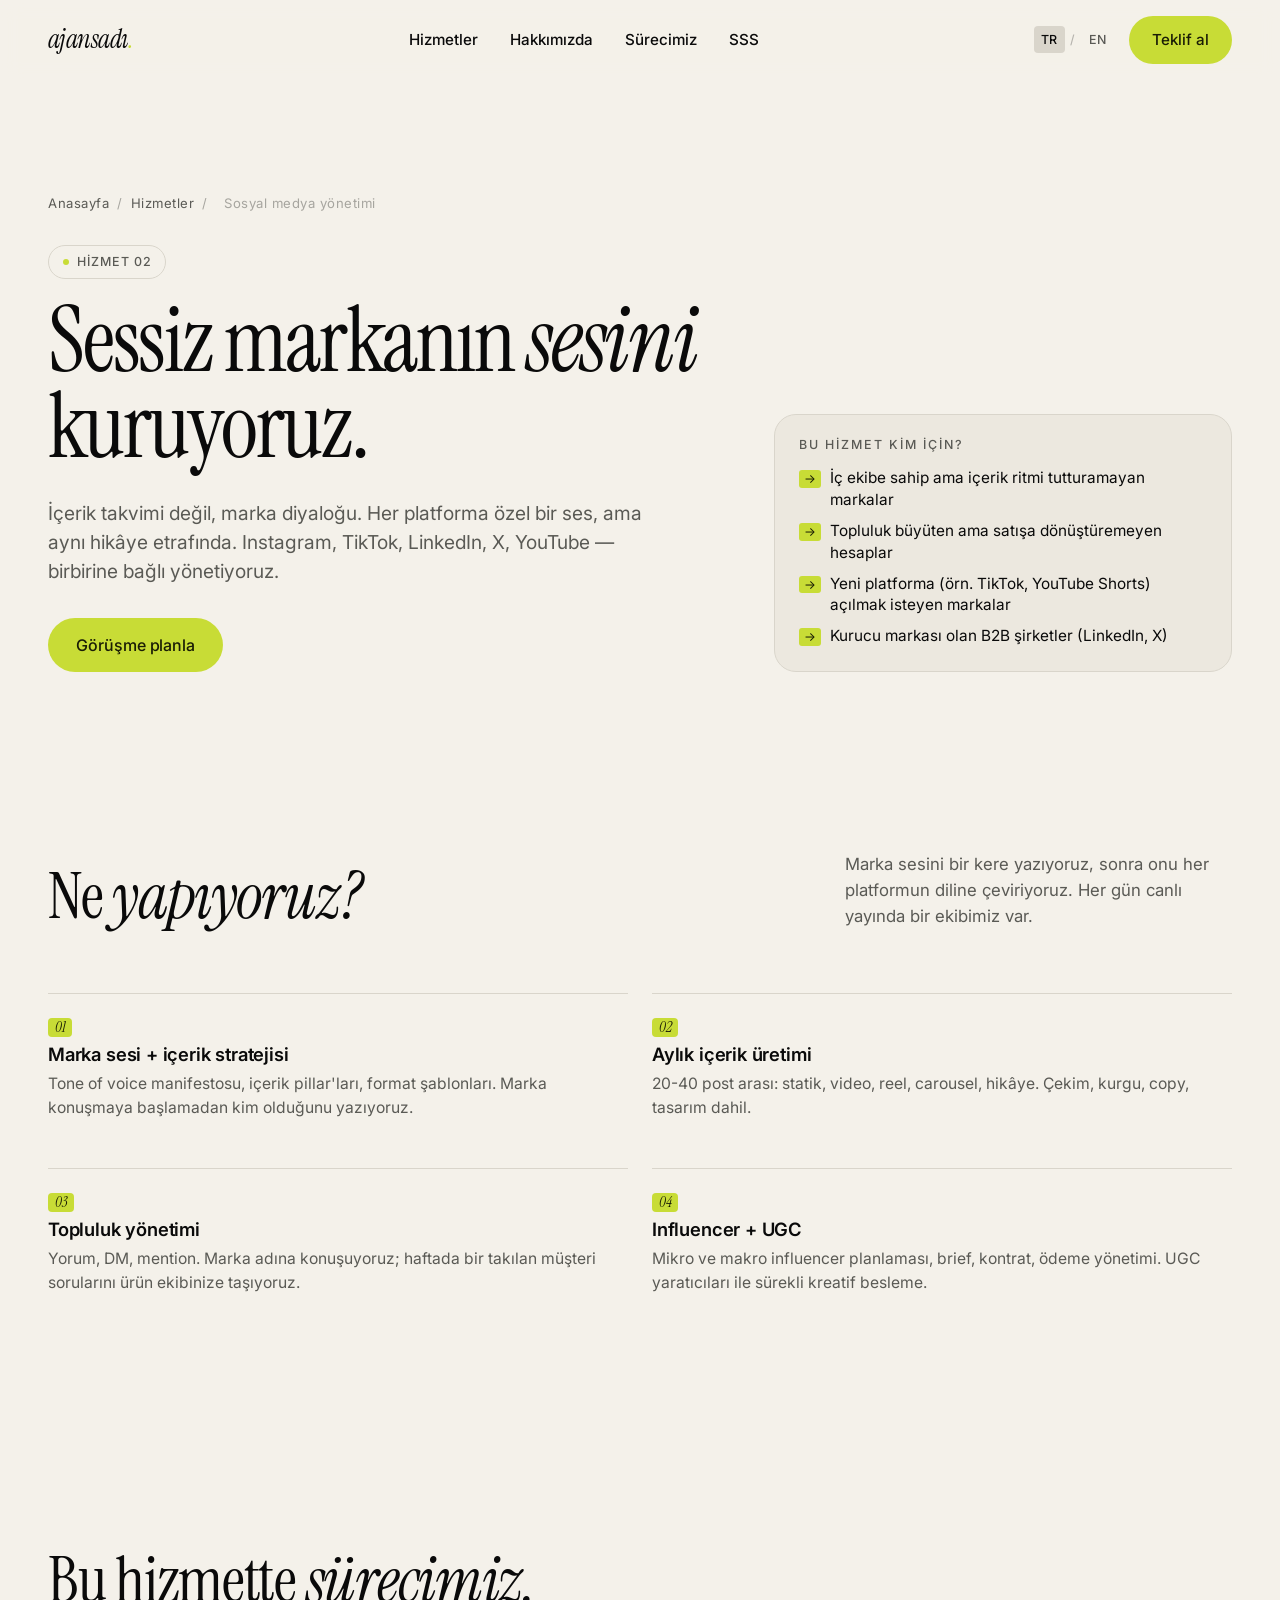
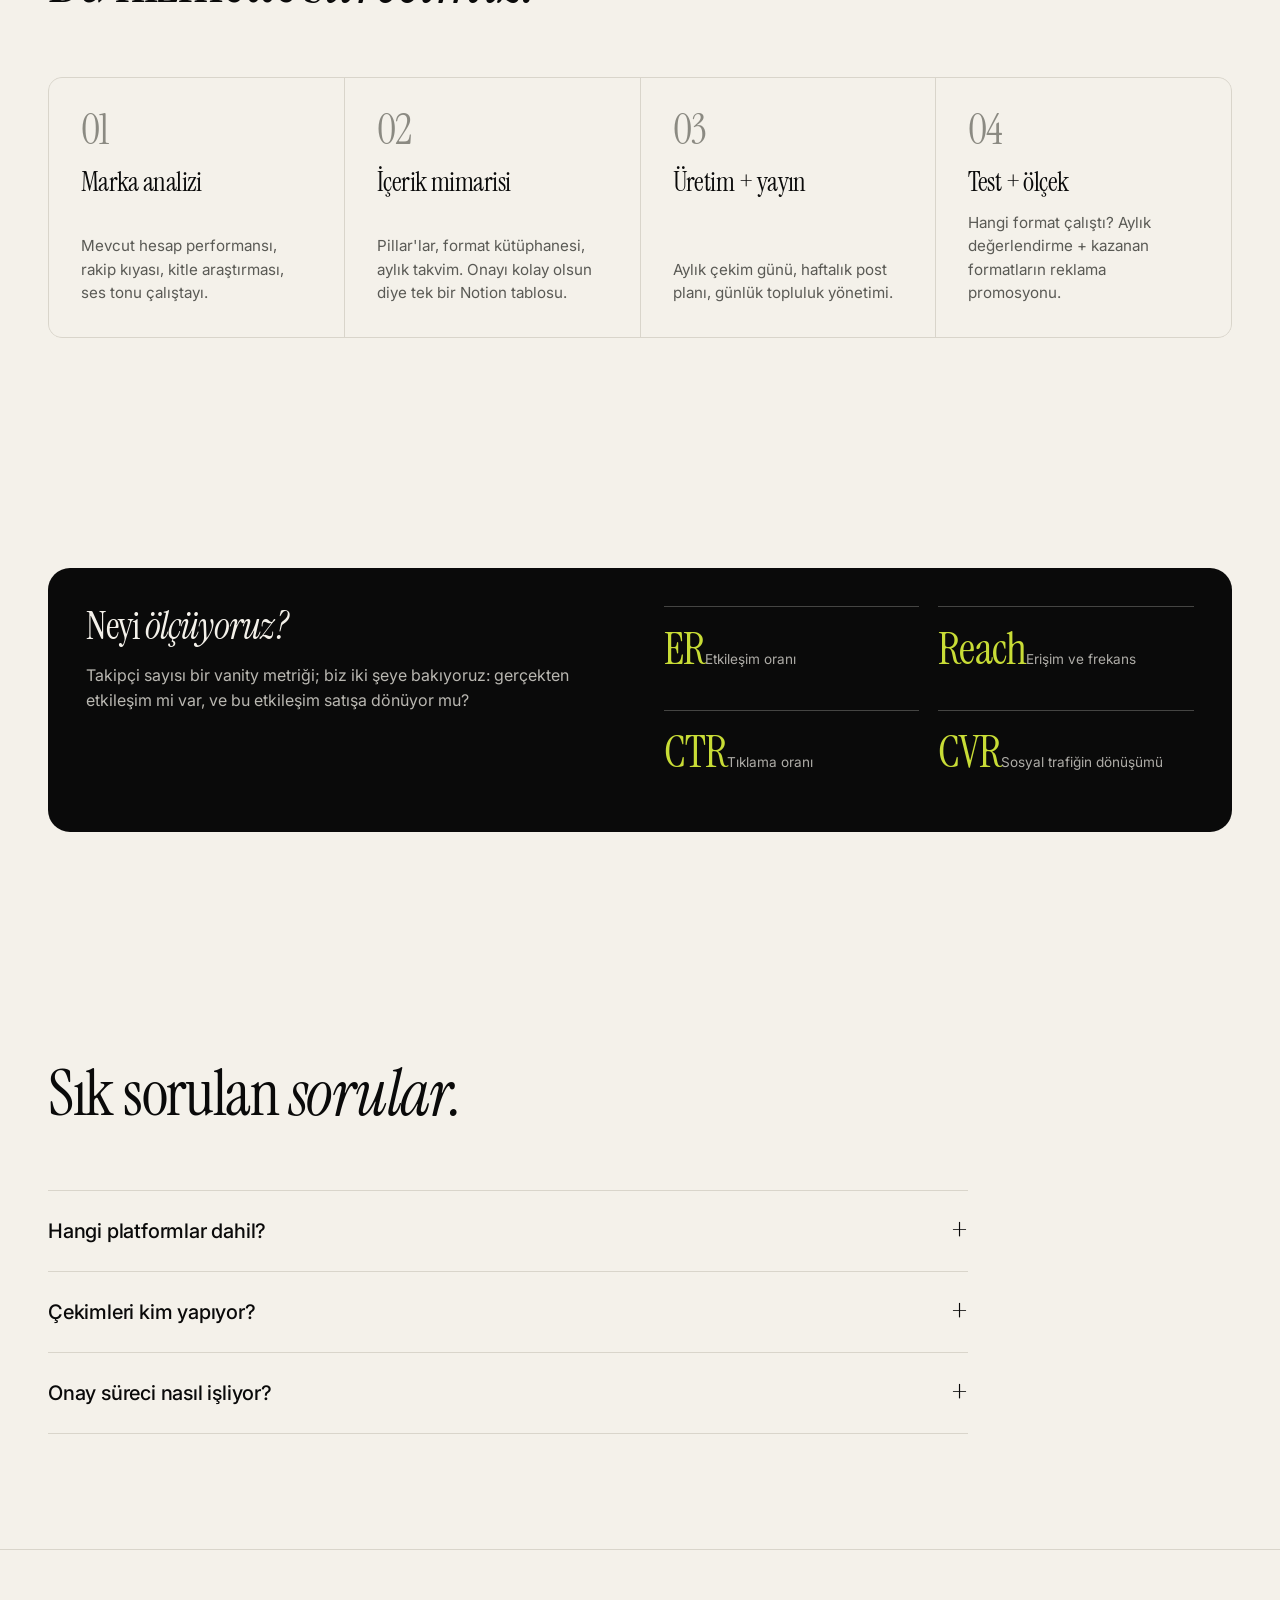
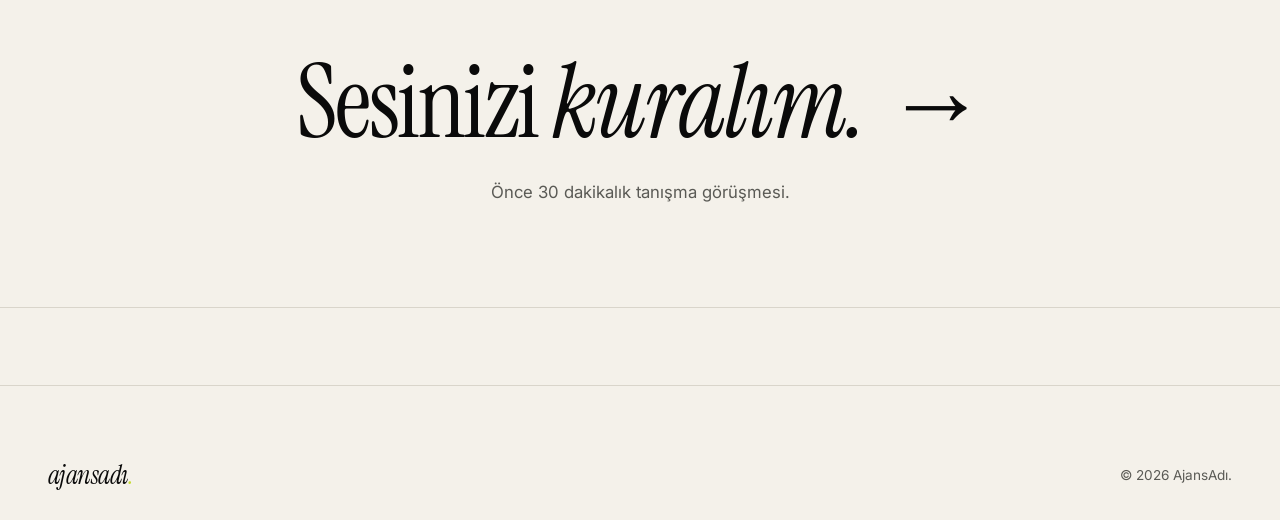
<file: hizmetler/sosyal-medya-yonetimi.html>
<!doctype html>
<html lang="tr">
  <head>
    <meta charset="UTF-8" />
    <meta name="viewport" content="width=device-width, initial-scale=1.0" />
    <title>Sosyal Medya Yönetimi — AjansAdı</title>
    <meta name="description" content="Strateji, içerik üretimi, topluluk yönetimi. Her platforma özel ses, ortak bir hikâye. Instagram, TikTok, LinkedIn, X, YouTube." />
    <link rel="canonical" href="https://ajansadi.com/hizmetler/sosyal-medya-yonetimi.html" />
    <link rel="icon" type="image/svg+xml" href="../assets/img/favicon.svg" />
    <link rel="preconnect" href="https://fonts.googleapis.com" />
    <link rel="preconnect" href="https://fonts.gstatic.com" crossorigin />
    <link href="https://fonts.googleapis.com/css2?family=Inter:wght@400;500;600&family=Instrument+Serif:ital@0;1&display=swap" rel="stylesheet" />
    <link rel="stylesheet" href="../assets/css/base.css" />
    <link rel="stylesheet" href="../assets/css/components.css" />
    <link rel="stylesheet" href="../assets/css/pages.css" />

    <script type="application/ld+json">{"@context":"https://schema.org","@type":"Service","serviceType":"Sosyal Medya Yönetimi","provider":{"@type":"Organization","name":"AjansAdı"},"areaServed":"TR"}</script>
  </head>
  <body>
    <div class="cursor" aria-hidden="true"><div class="cursor__ring"></div><div class="cursor__dot"></div></div>

    <header class="topbar">
      <div class="container topbar__inner">
        <a class="brand" href="../">ajansadı</a>
        <nav class="nav" aria-label="Ana menü">
          <a href="../index.html#hizmetler" data-tr="Hizmetler" data-en="Services">Hizmetler</a>
          <a href="../index.html#hakkimizda" data-tr="Hakkımızda" data-en="About">Hakkımızda</a>
          <a href="../index.html#surec" data-tr="Sürecimiz" data-en="Process">Sürecimiz</a>
          <a href="../index.html#sss" data-tr="SSS" data-en="FAQ">SSS</a>
        </nav>
        <div class="topbar__right">
          <div class="lang-switch"><button data-lang="tr" class="is-active">TR</button><span class="lang-switch__sep">/</span><button data-lang="en">EN</button></div>
          <a href="../iletisim.html" class="btn btn--primary" data-tr="Teklif al" data-en="Get a quote">Teklif al<span class="btn__arrow">→</span></a>
          <button class="menu-toggle" aria-label="Menüyü aç" aria-expanded="false" aria-controls="drawer"><span></span><span></span></button>
        </div>
      </div>
    </header>

    <div class="drawer" id="drawer" aria-hidden="true">
      <ul>
        <li><a href="../index.html#hizmetler" data-tr="Hizmetler" data-en="Services">Hizmetler</a></li>
        <li><a href="../index.html#hakkimizda" data-tr="Hakkımızda" data-en="About">Hakkımızda</a></li>
        <li><a href="../index.html#surec" data-tr="Sürecimiz" data-en="Process">Sürecimiz</a></li>
        <li><a href="../iletisim.html" data-tr="İletişim" data-en="Contact">İletişim</a></li>
      </ul>
    </div>

    <main>
      <section class="service-hero">
        <div class="container">
          <p class="breadcrumb reveal"><a href="../" data-tr="Anasayfa" data-en="Home">Anasayfa</a><span>/</span><a href="../index.html#hizmetler" data-tr="Hizmetler" data-en="Services">Hizmetler</a><span>/</span><span data-tr="Sosyal medya yönetimi" data-en="Social media management">Sosyal medya yönetimi</span></p>

          <div class="service-hero__inner" style="margin-top: 2rem">
            <div class="reveal">
              <span class="tag" data-tr="Hizmet 02" data-en="Service 02">Hizmet 02</span>
              <h1 class="service-hero__title" style="margin-top: 1.2rem">
                <span data-tr-html="Sessiz markanın <em>sesini</em> kuruyoruz." data-en-html="We build the <em>voice</em> of a quiet brand.">Sessiz markanın <em>sesini</em> kuruyoruz.</span>
              </h1>
              <p class="service-hero__lead" data-tr="İçerik takvimi değil, marka diyaloğu. Her platforma özel bir ses, ama aynı hikâye etrafında. Instagram, TikTok, LinkedIn, X, YouTube — birbirine bağlı yönetiyoruz." data-en="Not a content calendar — a brand dialogue. A specific voice for each platform, woven around one story. Instagram, TikTok, LinkedIn, X, YouTube — managed in concert.">İçerik takvimi değil, marka diyaloğu. Her platforma özel bir ses, ama aynı hikâye etrafında. Instagram, TikTok, LinkedIn, X, YouTube — birbirine bağlı yönetiyoruz.</p>
              <div class="service-hero__cta">
                <a href="../iletisim.html" class="btn btn--primary btn--lg" data-tr="Görüşme planla" data-en="Plan a call">Görüşme planla<span class="btn__arrow">→</span></a>
              </div>
            </div>
            <aside class="service-hero__side reveal reveal--delay-1">
              <h3 data-tr="Bu hizmet kim için?" data-en="Who is this for?">Bu hizmet kim için?</h3>
              <ul>
                <li data-tr="İç ekibe sahip ama içerik ritmi tutturamayan markalar" data-en="Brands with an internal team but no consistent content rhythm">İç ekibe sahip ama içerik ritmi tutturamayan markalar</li>
                <li data-tr="Topluluk büyüten ama satışa dönüştüremeyen hesaplar" data-en="Accounts growing in followers but not converting to sales">Topluluk büyüten ama satışa dönüştüremeyen hesaplar</li>
                <li data-tr="Yeni platforma (örn. TikTok, YouTube Shorts) açılmak isteyen markalar" data-en="Brands launching on new platforms like TikTok or YouTube Shorts">Yeni platforma (örn. TikTok, YouTube Shorts) açılmak isteyen markalar</li>
                <li data-tr="Kurucu markası olan B2B şirketler (LinkedIn, X)" data-en="B2B companies with a founder-led brand (LinkedIn, X)">Kurucu markası olan B2B şirketler (LinkedIn, X)</li>
              </ul>
            </aside>
          </div>
        </div>
      </section>

      <section class="section">
        <div class="container">
          <header class="section-header reveal">
            <h2 class="section-header__title"><span data-tr-html="Ne <em>yapıyoruz?</em>" data-en-html="What <em>we do.</em>">Ne <em>yapıyoruz?</em></span></h2>
            <p class="section-header__lead" data-tr="Marka sesini bir kere yazıyoruz, sonra onu her platformun diline çeviriyoruz. Her gün canlı yayında bir ekibimiz var." data-en="We write the brand voice once, then translate it into each platform's native language. Every day, a team is on call.">Marka sesini bir kere yazıyoruz, sonra onu her platformun diline çeviriyoruz. Her gün canlı yayında bir ekibimiz var.</p>
          </header>
          <div class="bullet-list bullet-list--2 reveal">
            <div class="bullet"><span class="bullet__num">01</span><h3 class="bullet__title" data-tr="Marka sesi + içerik stratejisi" data-en="Voice + content strategy">Marka sesi + içerik stratejisi</h3><p class="bullet__body" data-tr="Tone of voice manifestosu, içerik pillar'ları, format şablonları. Marka konuşmaya başlamadan kim olduğunu yazıyoruz." data-en="Tone of voice manifesto, content pillars, format templates. Before the brand speaks, we write who it is.">Tone of voice manifestosu, içerik pillar'ları, format şablonları. Marka konuşmaya başlamadan kim olduğunu yazıyoruz.</p></div>
            <div class="bullet"><span class="bullet__num">02</span><h3 class="bullet__title" data-tr="Aylık içerik üretimi" data-en="Monthly content production">Aylık içerik üretimi</h3><p class="bullet__body" data-tr="20-40 post arası: statik, video, reel, carousel, hikâye. Çekim, kurgu, copy, tasarım dahil." data-en="20–40 monthly posts: static, video, reel, carousel, story. Shooting, editing, copy and design included.">20-40 post arası: statik, video, reel, carousel, hikâye. Çekim, kurgu, copy, tasarım dahil.</p></div>
            <div class="bullet"><span class="bullet__num">03</span><h3 class="bullet__title" data-tr="Topluluk yönetimi" data-en="Community management">Topluluk yönetimi</h3><p class="bullet__body" data-tr="Yorum, DM, mention. Marka adına konuşuyoruz; haftada bir takılan müşteri sorularını ürün ekibinize taşıyoruz." data-en="Comments, DMs, mentions. We speak as the brand and surface recurring questions back to your product team.">Yorum, DM, mention. Marka adına konuşuyoruz; haftada bir takılan müşteri sorularını ürün ekibinize taşıyoruz.</p></div>
            <div class="bullet"><span class="bullet__num">04</span><h3 class="bullet__title" data-tr="Influencer + UGC" data-en="Influencer + UGC">Influencer + UGC</h3><p class="bullet__body" data-tr="Mikro ve makro influencer planlaması, brief, kontrat, ödeme yönetimi. UGC yaratıcıları ile sürekli kreatif besleme." data-en="Micro and macro influencer planning, briefs, contracts, payments. A continuous UGC creator pipeline.">Mikro ve makro influencer planlaması, brief, kontrat, ödeme yönetimi. UGC yaratıcıları ile sürekli kreatif besleme.</p></div>
          </div>
        </div>
      </section>

      <section class="section">
        <div class="container">
          <header class="section-header reveal">
            <h2 class="section-header__title"><span data-tr-html="Bu hizmette <em>sürecimiz.</em>" data-en-html="Our <em>process.</em>">Bu hizmette <em>sürecimiz.</em></span></h2>
          </header>
          <div class="process reveal">
            <div class="process__step"><span class="process__num">01</span><h3 class="process__title" data-tr="Marka analizi" data-en="Brand audit">Marka analizi</h3><p class="process__body" data-tr="Mevcut hesap performansı, rakip kıyası, kitle araştırması, ses tonu çalıştayı." data-en="Current account performance, competitor benchmark, audience research, voice workshop.">Mevcut hesap performansı, rakip kıyası, kitle araştırması, ses tonu çalıştayı.</p></div>
            <div class="process__step"><span class="process__num">02</span><h3 class="process__title" data-tr="İçerik mimarisi" data-en="Content architecture">İçerik mimarisi</h3><p class="process__body" data-tr="Pillar'lar, format kütüphanesi, aylık takvim. Onayı kolay olsun diye tek bir Notion tablosu." data-en="Pillars, format library, monthly calendar. One Notion board for frictionless approval.">Pillar'lar, format kütüphanesi, aylık takvim. Onayı kolay olsun diye tek bir Notion tablosu.</p></div>
            <div class="process__step"><span class="process__num">03</span><h3 class="process__title" data-tr="Üretim + yayın" data-en="Production + publishing">Üretim + yayın</h3><p class="process__body" data-tr="Aylık çekim günü, haftalık post planı, günlük topluluk yönetimi." data-en="Monthly shoot day, weekly post plan, daily community management.">Aylık çekim günü, haftalık post planı, günlük topluluk yönetimi.</p></div>
            <div class="process__step"><span class="process__num">04</span><h3 class="process__title" data-tr="Test + ölçek" data-en="Test + scale">Test + ölçek</h3><p class="process__body" data-tr="Hangi format çalıştı? Aylık değerlendirme + kazanan formatların reklama promosyonu." data-en="Which format won? Monthly review + paid promotion of winning formats.">Hangi format çalıştı? Aylık değerlendirme + kazanan formatların reklama promosyonu.</p></div>
          </div>
        </div>
      </section>

      <section class="section">
        <div class="container">
          <div class="kpi-block reveal">
            <div>
              <h3><span data-tr-html="Neyi <em>ölçüyoruz?</em>" data-en-html="What <em>we measure.</em>">Neyi <em>ölçüyoruz?</em></span></h3>
              <p data-tr="Takipçi sayısı bir vanity metriği; biz iki şeye bakıyoruz: gerçekten etkileşim mi var, ve bu etkileşim satışa dönüyor mu?" data-en="Follower count is vanity. We track two things: is engagement real, and does it convert?">Takipçi sayısı bir vanity metriği; biz iki şeye bakıyoruz: gerçekten etkileşim mi var, ve bu etkileşim satışa dönüyor mu?</p>
            </div>
            <div class="kpi-list">
              <div class="kpi"><span class="kpi__num">ER</span><span class="kpi__label" data-tr="Etkileşim oranı" data-en="Engagement rate">Etkileşim oranı</span></div>
              <div class="kpi"><span class="kpi__num">Reach</span><span class="kpi__label" data-tr="Erişim ve frekans" data-en="Reach & frequency">Erişim ve frekans</span></div>
              <div class="kpi"><span class="kpi__num">CTR</span><span class="kpi__label" data-tr="Tıklama oranı" data-en="Click-through rate">Tıklama oranı</span></div>
              <div class="kpi"><span class="kpi__num">CVR</span><span class="kpi__label" data-tr="Sosyal trafiğin dönüşümü" data-en="Social-traffic conversion">Sosyal trafiğin dönüşümü</span></div>
            </div>
          </div>
        </div>
      </section>

      <section class="section">
        <div class="container">
          <header class="section-header reveal"><h2 class="section-header__title"><span data-tr-html="Sık sorulan <em>sorular.</em>" data-en-html="Frequently <em>asked.</em>">Sık sorulan <em>sorular.</em></span></h2></header>
          <div class="accordion faq reveal">
            <details><summary data-tr="Hangi platformlar dahil?" data-en="Which platforms are included?">Hangi platformlar dahil?</summary><p class="accordion__body" data-tr="Çoğunlukla Instagram + TikTok temel paket. Marka için doğruysa LinkedIn, X, YouTube Shorts ve Pinterest ekliyoruz. Hepsine birden değil, doğru ikiye-üçe odaklanıyoruz." data-en="Usually Instagram + TikTok as a baseline. We add LinkedIn, X, YouTube Shorts or Pinterest if it fits — focused on two or three, never all at once.">Çoğunlukla Instagram + TikTok temel paket. Marka için doğruysa LinkedIn, X, YouTube Shorts ve Pinterest ekliyoruz. Hepsine birden değil, doğru ikiye-üçe odaklanıyoruz.</p></details>
            <details><summary data-tr="Çekimleri kim yapıyor?" data-en="Who handles the shoots?">Çekimleri kim yapıyor?</summary><p class="accordion__body" data-tr="Aylık 1 çekim günü stüdyomuzda veya markanızın mekânında yapılıyor. Fotoğrafçı, yönetmen, stilist ekibi bizden. Talebe göre dış lokasyonlar planlanıyor." data-en="One monthly shoot day at our studio or your space. Photographer, director and stylist from us; outside locations planned on demand.">Aylık 1 çekim günü stüdyomuzda veya markanızın mekânında yapılıyor. Fotoğrafçı, yönetmen, stilist ekibi bizden. Talebe göre dış lokasyonlar planlanıyor.</p></details>
            <details><summary data-tr="Onay süreci nasıl işliyor?" data-en="How does the approval flow work?">Onay süreci nasıl işliyor?</summary><p class="accordion__body" data-tr="Her ay başında takvimi Notion'da paylaşıyoruz; tek bir e-posta ile onay verebiliyorsunuz. Onay sonrası değişiklikler 24 saat içinde yapılır." data-en="At month start we share the calendar in Notion; you approve with a single email. Post-approval edits ship within 24 hours.">Her ay başında takvimi Notion'da paylaşıyoruz; tek bir e-posta ile onay verebiliyorsunuz. Onay sonrası değişiklikler 24 saat içinde yapılır.</p></details>
          </div>
        </div>
      </section>

      <section class="cta-band">
        <div class="container">
          <a href="../iletisim.html" class="cta-band__title reveal"><span data-tr-html="Sesinizi <em>kuralım.</em>" data-en-html="Let's <em>build the voice.</em>">Sesinizi <em>kuralım.</em></span></a>
          <p class="cta-band__sub reveal reveal--delay-1" data-tr="Önce 30 dakikalık tanışma görüşmesi." data-en="A 30-minute intro call first.">Önce 30 dakikalık tanışma görüşmesi.</p>
        </div>
      </section>
    </main>

    <footer class="footer"><div class="container"><div class="footer__bottom" style="border:0;padding:0"><a class="brand" href="../">ajansadı</a><span data-tr="© 2026 AjansAdı." data-en="© 2026 AjansAdı.">© 2026 AjansAdı.</span></div></div></footer>

    <script src="../assets/js/main.js" defer></script>
    <script src="../assets/js/i18n.js" defer></script>
  </body>
</html>
</file>
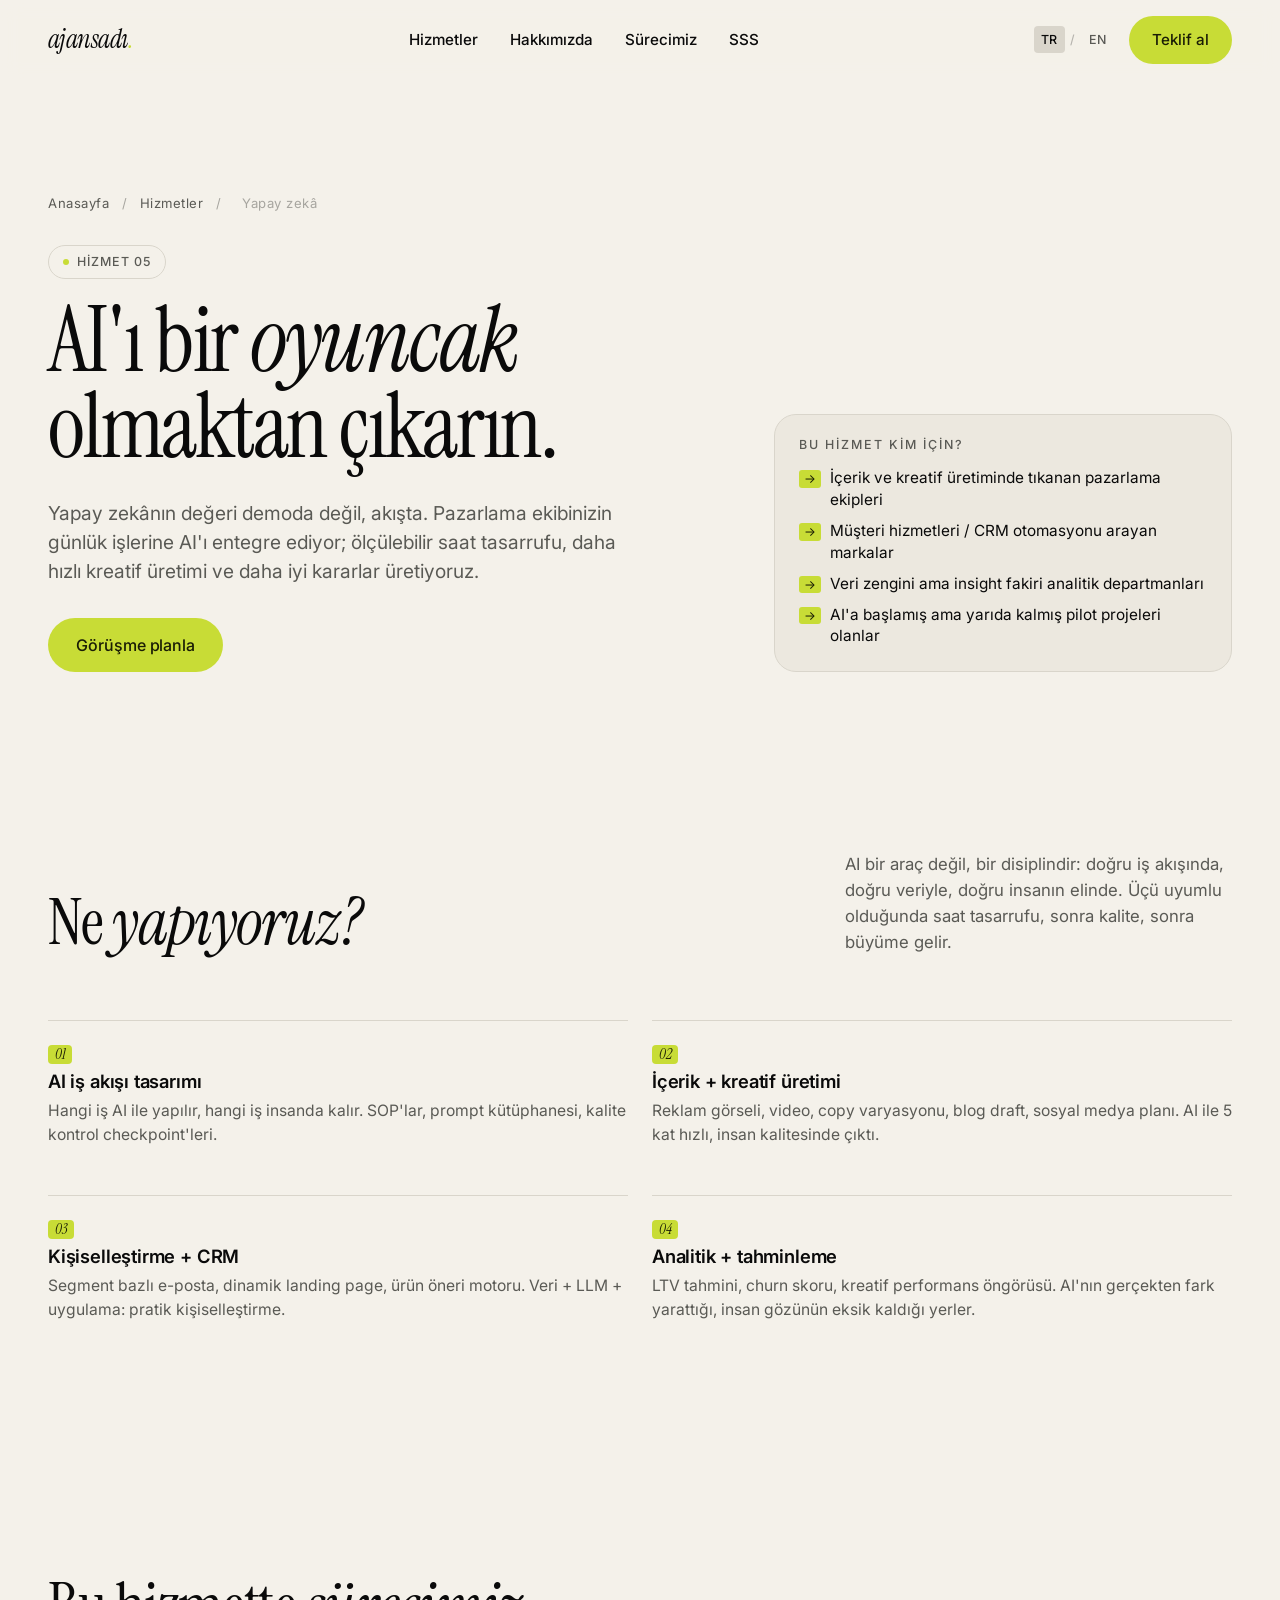
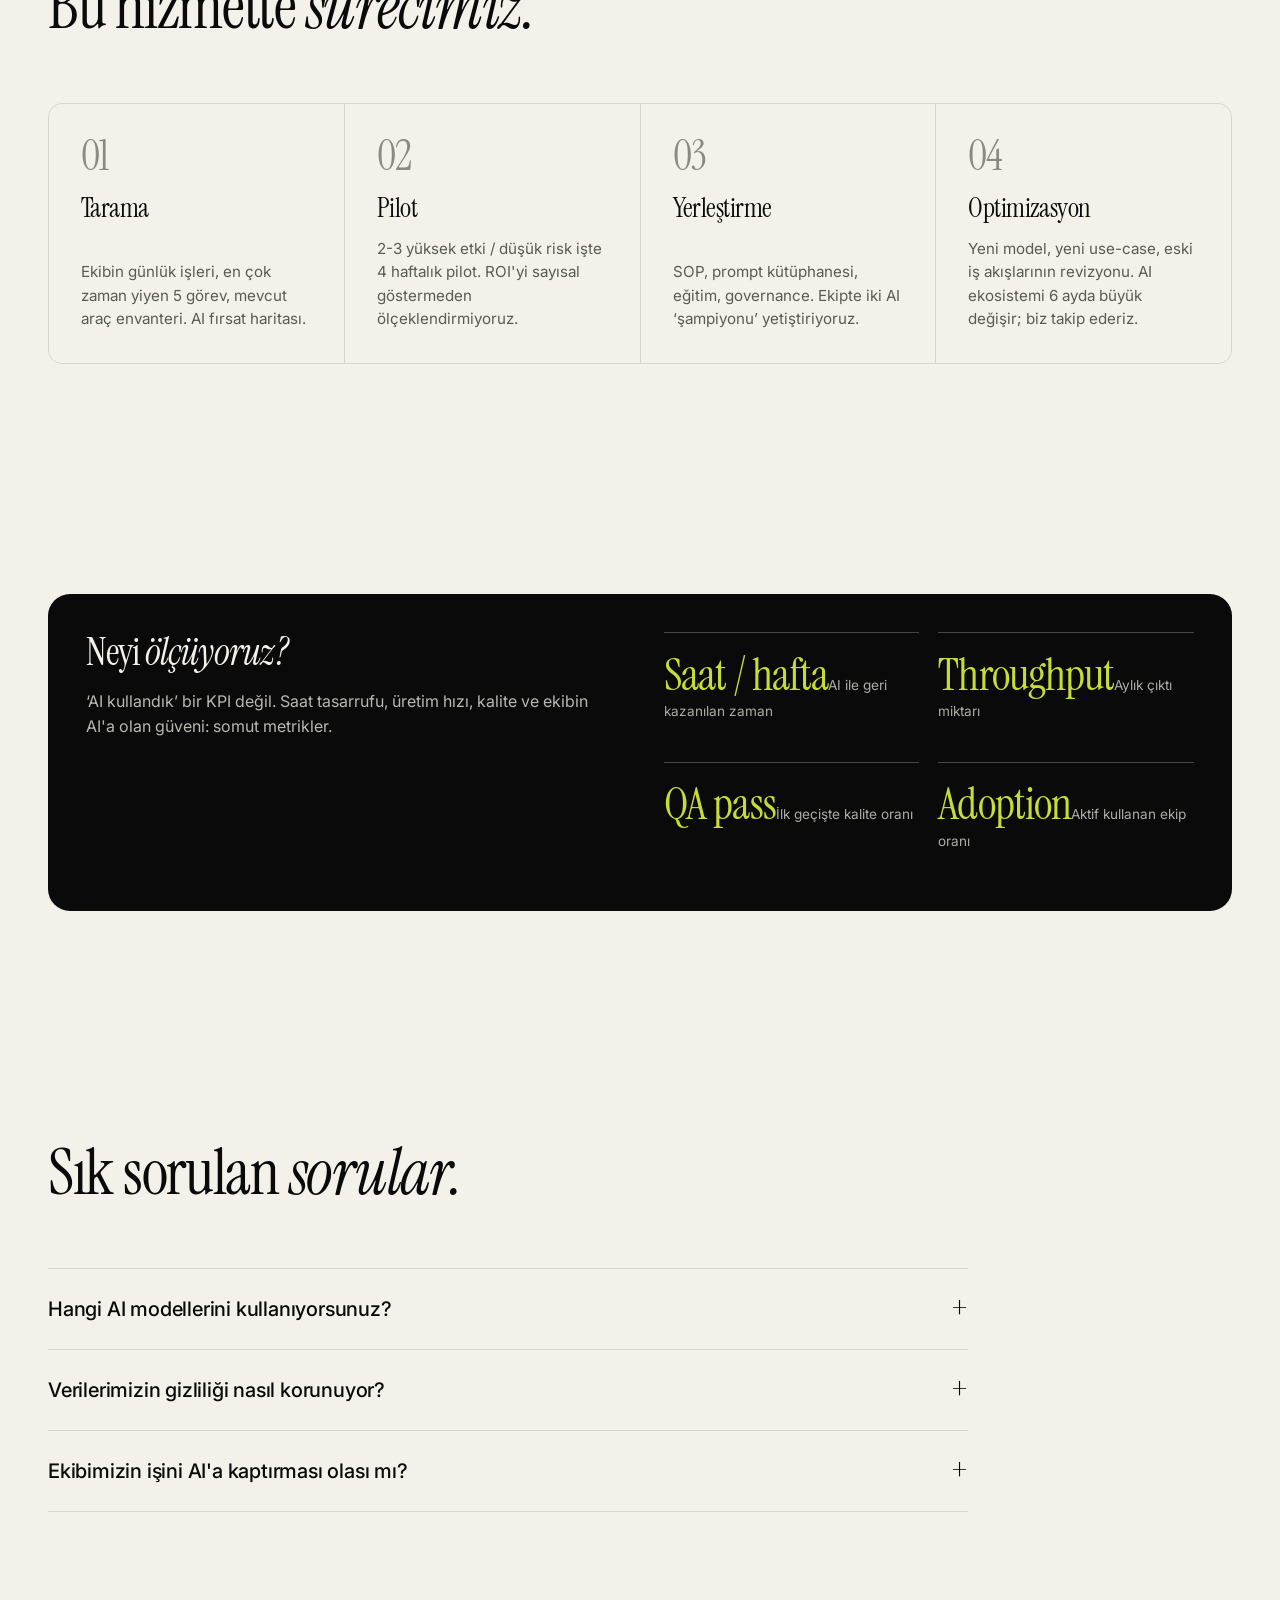
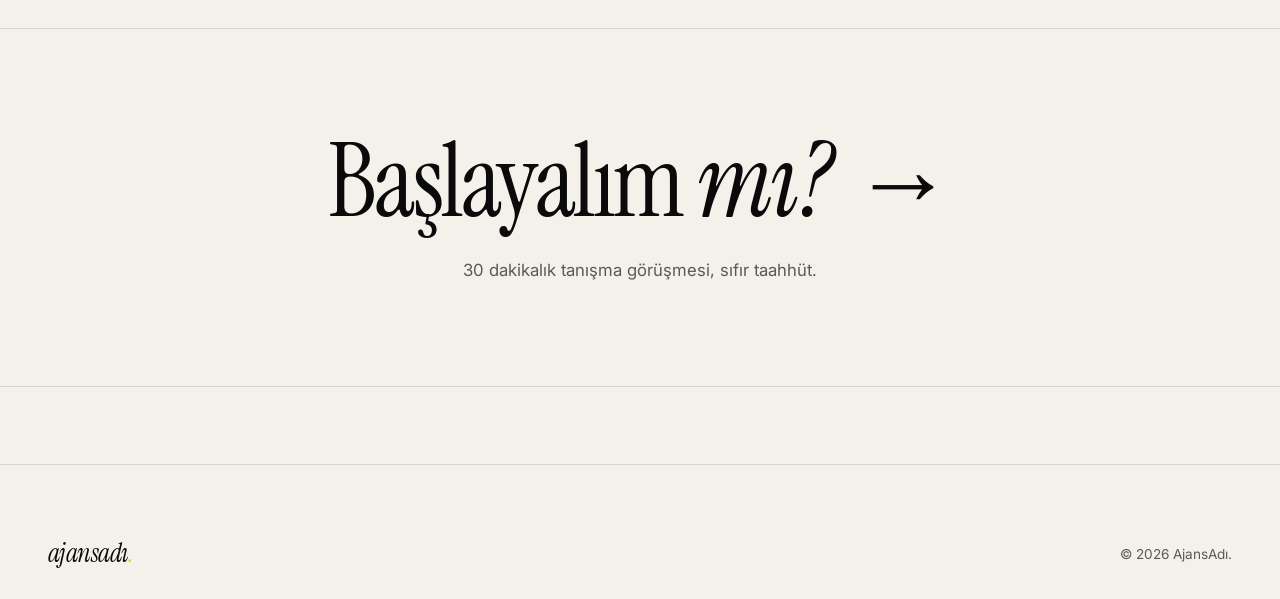
<file: hizmetler/yapay-zeka.html>
<!doctype html>
<html lang="tr">
  <head>
    <meta charset="UTF-8" />
    <meta name="viewport" content="width=device-width, initial-scale=1.0" />
    <title>Yapay Zekâ Danışmanlığı — AjansAdı</title>
    <meta
      name="description"
      content="AI'ı pazarlama operasyonunuza entegre edin: içerik üretimi, kreatif iş akışı, kişiselleştirme ve analitik. Trend değil, ölçülen üretkenlik."
    />
    <link rel="canonical" href="https://ajansadi.com/hizmetler/yapay-zeka.html" />
    <link rel="icon" type="image/svg+xml" href="../assets/img/favicon.svg" />
    <link rel="preconnect" href="https://fonts.googleapis.com" />
    <link rel="preconnect" href="https://fonts.gstatic.com" crossorigin />
    <link
      href="https://fonts.googleapis.com/css2?family=Inter:wght@400;500;600&family=Instrument+Serif:ital@0;1&display=swap"
      rel="stylesheet"
    />
    <link rel="stylesheet" href="../assets/css/base.css" />
    <link rel="stylesheet" href="../assets/css/components.css" />
    <link rel="stylesheet" href="../assets/css/pages.css" />

    <script type="application/ld+json">
      {
        "@context": "https://schema.org",
        "@type": "Service",
        "serviceType": "Yapay Zekâ Danışmanlığı",
        "provider": { "@type": "Organization", "name": "AjansAdı" },
        "areaServed": "TR"
      }
    </script>
  </head>
  <body>
    <div class="cursor" aria-hidden="true">
      <div class="cursor__ring"></div>
      <div class="cursor__dot"></div>
    </div>

    <header class="topbar">
      <div class="container topbar__inner">
        <a class="brand" href="../">ajansadı</a>
        <nav class="nav" aria-label="Ana menü">
          <a href="../index.html#hizmetler" data-tr="Hizmetler" data-en="Services">Hizmetler</a>
          <a href="../index.html#hakkimizda" data-tr="Hakkımızda" data-en="About">Hakkımızda</a>
          <a href="../index.html#surec" data-tr="Sürecimiz" data-en="Process">Sürecimiz</a>
          <a href="../index.html#sss" data-tr="SSS" data-en="FAQ">SSS</a>
        </nav>
        <div class="topbar__right">
          <div class="lang-switch">
            <button data-lang="tr" class="is-active">TR</button>
            <span class="lang-switch__sep">/</span>
            <button data-lang="en">EN</button>
          </div>
          <a href="../iletisim.html" class="btn btn--primary" data-tr="Teklif al" data-en="Get a quote"
            >Teklif al<span class="btn__arrow">→</span></a
          >
          <button class="menu-toggle" aria-label="Menüyü aç" aria-expanded="false" aria-controls="drawer">
            <span></span><span></span>
          </button>
        </div>
      </div>
    </header>

    <div class="drawer" id="drawer" aria-hidden="true">
      <ul>
        <li><a href="../index.html#hizmetler" data-tr="Hizmetler" data-en="Services">Hizmetler</a></li>
        <li><a href="../index.html#hakkimizda" data-tr="Hakkımızda" data-en="About">Hakkımızda</a></li>
        <li><a href="../index.html#surec" data-tr="Sürecimiz" data-en="Process">Sürecimiz</a></li>
        <li><a href="../iletisim.html" data-tr="İletişim" data-en="Contact">İletişim</a></li>
      </ul>
    </div>

    <main>
      <section class="service-hero">
        <div class="container">
          <p class="breadcrumb reveal">
            <a href="../" data-tr="Anasayfa" data-en="Home">Anasayfa</a>
            <span>/</span>
            <a href="../index.html#hizmetler" data-tr="Hizmetler" data-en="Services">Hizmetler</a>
            <span>/</span>
            <span data-tr="Yapay zekâ" data-en="Artificial intelligence">Yapay zekâ</span>
          </p>

          <div class="service-hero__inner" style="margin-top: 2rem">
            <div class="reveal">
              <span class="tag" data-tr="Hizmet 05" data-en="Service 05">Hizmet 05</span>
              <h1 class="service-hero__title" style="margin-top: 1.2rem">
                <span
                  data-tr-html="AI'ı bir <em>oyuncak</em> olmaktan çıkarın."
                  data-en-html="Stop treating AI like a <em>toy</em>."
                  >AI'ı bir <em>oyuncak</em> olmaktan çıkarın.</span
                >
              </h1>
              <p
                class="service-hero__lead"
                data-tr="Yapay zekânın değeri demoda değil, akışta. Pazarlama ekibinizin günlük işlerine AI'ı entegre ediyor; ölçülebilir saat tasarrufu, daha hızlı kreatif üretimi ve daha iyi kararlar üretiyoruz."
                data-en="AI's value isn't in the demo — it's in the workflow. We embed AI in your marketing team's daily work, producing measurable hours saved, faster creative and better decisions."
              >
                Yapay zekânın değeri demoda değil, akışta. Pazarlama ekibinizin
                günlük işlerine AI'ı entegre ediyor; ölçülebilir saat tasarrufu,
                daha hızlı kreatif üretimi ve daha iyi kararlar üretiyoruz.
              </p>
              <div class="service-hero__cta">
                <a href="../iletisim.html" class="btn btn--primary btn--lg" data-tr="Görüşme planla" data-en="Plan a call"
                  >Görüşme planla<span class="btn__arrow">→</span></a
                >
              </div>
            </div>

            <aside class="service-hero__side reveal reveal--delay-1">
              <h3 data-tr="Bu hizmet kim için?" data-en="Who is this for?">Bu hizmet kim için?</h3>
              <ul>
                <li data-tr="İçerik ve kreatif üretiminde tıkanan pazarlama ekipleri" data-en="Marketing teams bottlenecked on content and creative">İçerik ve kreatif üretiminde tıkanan pazarlama ekipleri</li>
                <li data-tr="Müşteri hizmetleri / CRM otomasyonu arayan markalar" data-en="Brands seeking customer service / CRM automation">Müşteri hizmetleri / CRM otomasyonu arayan markalar</li>
                <li data-tr="Veri zengini ama insight fakiri analitik departmanları" data-en="Analytics teams rich in data, poor in insight">Veri zengini ama insight fakiri analitik departmanları</li>
                <li data-tr="AI'a başlamış ama yarıda kalmış pilot projeleri olanlar" data-en="Teams with stalled AI pilots they want to revive">AI'a başlamış ama yarıda kalmış pilot projeleri olanlar</li>
              </ul>
            </aside>
          </div>
        </div>
      </section>

      <section class="section">
        <div class="container">
          <header class="section-header reveal">
            <h2 class="section-header__title">
              <span data-tr-html="Ne <em>yapıyoruz?</em>" data-en-html="What <em>we do.</em>">Ne <em>yapıyoruz?</em></span>
            </h2>
            <p class="section-header__lead" data-tr="AI bir araç değil, bir disiplindir: doğru iş akışında, doğru veriyle, doğru insanın elinde. Üçü uyumlu olduğunda saat tasarrufu, sonra kalite, sonra büyüme gelir." data-en="AI is a discipline, not a tool: right workflow, right data, right person. Get all three aligned and you get hours back, then quality, then growth.">AI bir araç değil, bir disiplindir: doğru iş akışında, doğru veriyle, doğru insanın elinde. Üçü uyumlu olduğunda saat tasarrufu, sonra kalite, sonra büyüme gelir.</p>
          </header>

          <div class="bullet-list bullet-list--2 reveal">
            <div class="bullet">
              <span class="bullet__num">01</span>
              <h3 class="bullet__title" data-tr="AI iş akışı tasarımı" data-en="AI workflow design">AI iş akışı tasarımı</h3>
              <p class="bullet__body" data-tr="Hangi iş AI ile yapılır, hangi iş insanda kalır. SOP'lar, prompt kütüphanesi, kalite kontrol checkpoint'leri." data-en="Which work AI does, which stays human. SOPs, a prompt library, quality-control checkpoints.">Hangi iş AI ile yapılır, hangi iş insanda kalır. SOP'lar, prompt kütüphanesi, kalite kontrol checkpoint'leri.</p>
            </div>
            <div class="bullet">
              <span class="bullet__num">02</span>
              <h3 class="bullet__title" data-tr="İçerik + kreatif üretimi" data-en="Content + creative production">İçerik + kreatif üretimi</h3>
              <p class="bullet__body" data-tr="Reklam görseli, video, copy varyasyonu, blog draft, sosyal medya planı. AI ile 5 kat hızlı, insan kalitesinde çıktı." data-en="Ad visuals, video, copy variants, blog drafts, social plans. 5× faster with AI, at human quality.">Reklam görseli, video, copy varyasyonu, blog draft, sosyal medya planı. AI ile 5 kat hızlı, insan kalitesinde çıktı.</p>
            </div>
            <div class="bullet">
              <span class="bullet__num">03</span>
              <h3 class="bullet__title" data-tr="Kişiselleştirme + CRM" data-en="Personalisation + CRM">Kişiselleştirme + CRM</h3>
              <p class="bullet__body" data-tr="Segment bazlı e-posta, dinamik landing page, ürün öneri motoru. Veri + LLM + uygulama: pratik kişiselleştirme." data-en="Segmented email, dynamic landing pages, product recommenders. Data + LLM + app — pragmatic personalisation.">Segment bazlı e-posta, dinamik landing page, ürün öneri motoru. Veri + LLM + uygulama: pratik kişiselleştirme.</p>
            </div>
            <div class="bullet">
              <span class="bullet__num">04</span>
              <h3 class="bullet__title" data-tr="Analitik + tahminleme" data-en="Analytics + forecasting">Analitik + tahminleme</h3>
              <p class="bullet__body" data-tr="LTV tahmini, churn skoru, kreatif performans öngörüsü. AI'nın gerçekten fark yarattığı, insan gözünün eksik kaldığı yerler." data-en="LTV prediction, churn scoring, creative performance forecasting. The places AI genuinely outperforms human eyeballing.">LTV tahmini, churn skoru, kreatif performans öngörüsü. AI'nın gerçekten fark yarattığı, insan gözünün eksik kaldığı yerler.</p>
            </div>
          </div>
        </div>
      </section>

      <section class="section">
        <div class="container">
          <header class="section-header reveal">
            <h2 class="section-header__title"><span data-tr-html="Bu hizmette <em>sürecimiz.</em>" data-en-html="Our <em>process.</em>">Bu hizmette <em>sürecimiz.</em></span></h2>
          </header>
          <div class="process reveal">
            <div class="process__step"><span class="process__num">01</span><h3 class="process__title" data-tr="Tarama" data-en="Scan">Tarama</h3><p class="process__body" data-tr="Ekibin günlük işleri, en çok zaman yiyen 5 görev, mevcut araç envanteri. AI fırsat haritası." data-en="Team's daily work, the 5 most time-consuming tasks, current tooling inventory — an AI opportunity map.">Ekibin günlük işleri, en çok zaman yiyen 5 görev, mevcut araç envanteri. AI fırsat haritası.</p></div>
            <div class="process__step"><span class="process__num">02</span><h3 class="process__title" data-tr="Pilot" data-en="Pilot">Pilot</h3><p class="process__body" data-tr="2-3 yüksek etki / düşük risk işte 4 haftalık pilot. ROI'yi sayısal göstermeden ölçeklendirmiyoruz." data-en="A 4-week pilot on 2–3 high-impact / low-risk tasks. We don't scale until ROI is shown numerically.">2-3 yüksek etki / düşük risk işte 4 haftalık pilot. ROI'yi sayısal göstermeden ölçeklendirmiyoruz.</p></div>
            <div class="process__step"><span class="process__num">03</span><h3 class="process__title" data-tr="Yerleştirme" data-en="Embed">Yerleştirme</h3><p class="process__body" data-tr="SOP, prompt kütüphanesi, eğitim, governance. Ekipte iki AI &lsquo;şampiyonu&rsquo; yetiştiriyoruz." data-en="SOPs, prompt library, training, governance. We grow two AI ‘champions' inside the team.">SOP, prompt kütüphanesi, eğitim, governance. Ekipte iki AI &lsquo;şampiyonu&rsquo; yetiştiriyoruz.</p></div>
            <div class="process__step"><span class="process__num">04</span><h3 class="process__title" data-tr="Optimizasyon" data-en="Optimise">Optimizasyon</h3><p class="process__body" data-tr="Yeni model, yeni use-case, eski iş akışlarının revizyonu. AI ekosistemi 6 ayda büyük değişir; biz takip ederiz." data-en="New models, new use cases, revising old workflows. The AI ecosystem changes a lot every 6 months — we keep up.">Yeni model, yeni use-case, eski iş akışlarının revizyonu. AI ekosistemi 6 ayda büyük değişir; biz takip ederiz.</p></div>
          </div>
        </div>
      </section>

      <section class="section">
        <div class="container">
          <div class="kpi-block reveal">
            <div>
              <h3>
                <span data-tr-html="Neyi <em>ölçüyoruz?</em>" data-en-html="What <em>we measure.</em>">Neyi <em>ölçüyoruz?</em></span>
              </h3>
              <p data-tr="&lsquo;AI kullandık&rsquo; bir KPI değil. Saat tasarrufu, üretim hızı, kalite ve ekibin AI'a olan güveni: somut metrikler." data-en="‘We used AI' isn't a KPI. Hours saved, throughput, quality, and the team's confidence in AI — concrete metrics.">&lsquo;AI kullandık&rsquo; bir KPI değil. Saat tasarrufu, üretim hızı, kalite ve ekibin AI'a olan güveni: somut metrikler.</p>
            </div>
            <div class="kpi-list">
              <div class="kpi"><span class="kpi__num">Saat / hafta</span><span class="kpi__label" data-tr="AI ile geri kazanılan zaman" data-en="Time recovered with AI">AI ile geri kazanılan zaman</span></div>
              <div class="kpi"><span class="kpi__num">Throughput</span><span class="kpi__label" data-tr="Aylık çıktı miktarı" data-en="Monthly output volume">Aylık çıktı miktarı</span></div>
              <div class="kpi"><span class="kpi__num">QA pass</span><span class="kpi__label" data-tr="İlk geçişte kalite oranı" data-en="First-pass quality rate">İlk geçişte kalite oranı</span></div>
              <div class="kpi"><span class="kpi__num">Adoption</span><span class="kpi__label" data-tr="Aktif kullanan ekip oranı" data-en="Active team adoption">Aktif kullanan ekip oranı</span></div>
            </div>
          </div>
        </div>
      </section>

      <section class="section">
        <div class="container">
          <header class="section-header reveal">
            <h2 class="section-header__title"><span data-tr-html="Sık sorulan <em>sorular.</em>" data-en-html="Frequently <em>asked.</em>">Sık sorulan <em>sorular.</em></span></h2>
          </header>
          <div class="accordion faq reveal">
            <details><summary data-tr="Hangi AI modellerini kullanıyorsunuz?" data-en="Which AI models do you use?">Hangi AI modellerini kullanıyorsunuz?</summary><p class="accordion__body" data-tr="Use-case'e göre seçiyoruz: Claude, GPT-4 sınıfı, Gemini, açık kaynaklı modeller. Görsel için Midjourney, Flux, Imagen; video için Runway ve Sora. Modele bağımlı kalmıyoruz; iş akışı modelden bağımsız çalışacak şekilde tasarlanıyor." data-en="Picked per use case: Claude, GPT-4 class, Gemini, open-source models. For images: Midjourney, Flux, Imagen. For video: Runway and Sora. We don't lock in to a model — workflows are built model-agnostic.">Use-case'e göre seçiyoruz: Claude, GPT-4 sınıfı, Gemini, açık kaynaklı modeller. Görsel için Midjourney, Flux, Imagen; video için Runway ve Sora. Modele bağımlı kalmıyoruz; iş akışı modelden bağımsız çalışacak şekilde tasarlanıyor.</p></details>
            <details><summary data-tr="Verilerimizin gizliliği nasıl korunuyor?" data-en="How is our data privacy protected?">Verilerimizin gizliliği nasıl korunuyor?</summary><p class="accordion__body" data-tr="Kurumsal hesap (enterprise/team) tier'larında çalışıyoruz; verileriniz model eğitimine girmez. Hassas projelerde on-premise veya VPC içinde çalıştırılan açık kaynaklı modellere geçiyoruz. KVKK ve GDPR uyumlu mimari standardımız." data-en="We work on enterprise/team tiers — your data isn't used for model training. For sensitive projects we move to on-prem or VPC-hosted open-source models. KVKK and GDPR compliant architecture is our standard.">Kurumsal hesap (enterprise/team) tier'larında çalışıyoruz; verileriniz model eğitimine girmez. Hassas projelerde on-premise veya VPC içinde çalıştırılan açık kaynaklı modellere geçiyoruz. KVKK ve GDPR uyumlu mimari standardımız.</p></details>
            <details><summary data-tr="Ekibimizin işini AI'a kaptırması olası mı?" data-en="Will AI take our team's jobs?">Ekibimizin işini AI'a kaptırması olası mı?</summary><p class="accordion__body" data-tr="Hayır; tam tersi. Tekrar eden işleri AI'a verip ekibe strateji, kreatif yönetim ve müşteri ilişkisi gibi insan değerinin ön planda olduğu işleri bırakıyoruz. Hedefimiz işten çıkarma değil, ekibin daha kıdemli işler yapması." data-en="No — the opposite. We hand AI the repetitive work and leave strategy, creative direction and client relationships to the team. The goal isn't headcount cuts; it's the team doing more senior work.">Hayır; tam tersi. Tekrar eden işleri AI'a verip ekibe strateji, kreatif yönetim ve müşteri ilişkisi gibi insan değerinin ön planda olduğu işleri bırakıyoruz. Hedefimiz işten çıkarma değil, ekibin daha kıdemli işler yapması.</p></details>
          </div>
        </div>
      </section>

      <section class="cta-band">
        <div class="container">
          <a href="../iletisim.html" class="cta-band__title reveal"><span data-tr-html="Başlayalım <em>mı?</em>" data-en-html="Shall we <em>start?</em>">Başlayalım <em>mı?</em></span></a>
          <p class="cta-band__sub reveal reveal--delay-1" data-tr="30 dakikalık tanışma görüşmesi, sıfır taahhüt." data-en="A 30-minute intro call — zero commitment.">30 dakikalık tanışma görüşmesi, sıfır taahhüt.</p>
        </div>
      </section>
    </main>

    <footer class="footer">
      <div class="container">
        <div class="footer__bottom" style="border:0;padding:0">
          <a class="brand" href="../">ajansadı</a>
          <span data-tr="© 2026 AjansAdı." data-en="© 2026 AjansAdı.">© 2026 AjansAdı.</span>
        </div>
      </div>
    </footer>

    <script src="../assets/js/main.js" defer></script>
    <script src="../assets/js/i18n.js" defer></script>
  </body>
</html>
</file>
<file: assets/css/base.css>
/* ============================================
   BASE — değişkenler, reset, tipografi, layout
   ============================================ */

:root {
  --bg: #f4f1ea;
  --bg-deep: #ece8df;
  --ink: #0a0a0a;
  --ink-soft: #5a5a55;
  --ink-mute: #8b8a82;
  --rule: #d9d5cb;
  --accent: #c8dc36;
  --accent-hi: #dcee54;
  --accent-ink: #1a1d05;

  --container: 1280px;
  --gutter: clamp(1.25rem, 4vw, 3rem);

  --radius: 14px;
  --radius-lg: 22px;

  --easing: cubic-bezier(0.2, 0.7, 0.2, 1);
  --transition: 320ms var(--easing);

  --font-serif: "Instrument Serif", "Times New Roman", serif;
  --font-sans: "Inter", system-ui, -apple-system, "Segoe UI", Roboto, sans-serif;
}

*,
*::before,
*::after {
  box-sizing: border-box;
}

html {
  -webkit-text-size-adjust: 100%;
  scroll-behavior: smooth;
}

body {
  margin: 0;
  background: var(--bg);
  color: var(--ink);
  font-family: var(--font-sans);
  font-size: 17px;
  line-height: 1.55;
  font-weight: 400;
  -webkit-font-smoothing: antialiased;
  -moz-osx-font-smoothing: grayscale;
  text-rendering: optimizeLegibility;
  overflow-x: hidden;
}

img,
svg,
video {
  display: block;
  max-width: 100%;
  height: auto;
}

a {
  color: inherit;
  text-decoration: none;
}

button {
  font: inherit;
  color: inherit;
  background: none;
  border: 0;
  padding: 0;
  cursor: pointer;
}

input,
select,
textarea {
  font: inherit;
  color: inherit;
}

ul,
ol {
  list-style: none;
  padding: 0;
  margin: 0;
}

h1,
h2,
h3,
h4 {
  margin: 0;
  font-weight: 400;
  font-family: var(--font-serif);
  letter-spacing: -0.015em;
  line-height: 1;
}

p {
  margin: 0;
}

::selection {
  background: var(--accent);
  color: var(--accent-ink);
}

:focus-visible {
  outline: 2px solid var(--accent);
  outline-offset: 3px;
  border-radius: 4px;
}

/* ---- Tipografi ölçekleri ---- */

.eyebrow {
  font-family: var(--font-sans);
  font-size: 0.72rem;
  font-weight: 500;
  letter-spacing: 0.18em;
  text-transform: uppercase;
  color: var(--ink-soft);
}

.display {
  font-family: var(--font-serif);
  font-size: clamp(3.5rem, 9.5vw, 9rem);
  line-height: 0.95;
  letter-spacing: -0.025em;
}

.h1 {
  font-family: var(--font-serif);
  font-size: clamp(2.75rem, 6vw, 5.5rem);
  line-height: 0.98;
  letter-spacing: -0.02em;
}

.h2 {
  font-family: var(--font-serif);
  font-size: clamp(2rem, 4.2vw, 3.5rem);
  line-height: 1;
  letter-spacing: -0.018em;
}

.h3 {
  font-family: var(--font-sans);
  font-size: 1.45rem;
  font-weight: 600;
  letter-spacing: -0.01em;
  line-height: 1.2;
}

.lead {
  font-size: 1.25rem;
  color: var(--ink-soft);
  line-height: 1.5;
  max-width: 60ch;
}

.muted {
  color: var(--ink-soft);
}

em,
.italic {
  font-style: italic;
}

.display em,
.h1 em,
.h2 em,
.h3 em,
h1 em,
h2 em,
h3 em,
h4 em,
.display .italic,
.h1 .italic,
.h2 .italic,
.h3 .italic {
  font-family: var(--font-serif);
}

.accent-mark {
  position: relative;
  font-style: italic;
  white-space: nowrap;
}

.display .accent-mark,
.h1 .accent-mark,
.h2 .accent-mark,
h1 .accent-mark,
h2 .accent-mark {
  font-family: var(--font-serif);
}

.accent-mark::after {
  content: "";
  position: absolute;
  left: -0.04em;
  right: -0.04em;
  bottom: 0.06em;
  height: 0.18em;
  background: var(--accent);
  z-index: -1;
  border-radius: 2px;
}

/* ---- Layout primitives ---- */

.container {
  max-width: var(--container);
  margin: 0 auto;
  padding-inline: var(--gutter);
}

.section {
  padding-block: clamp(4rem, 9vw, 8rem);
}

.section--tight {
  padding-block: clamp(2.5rem, 5vw, 4.5rem);
}

.rule {
  height: 1px;
  background: var(--rule);
  border: 0;
  margin: 0;
}

.grid {
  display: grid;
  gap: clamp(1.25rem, 2.5vw, 2rem);
}

.cols-2 {
  grid-template-columns: 1fr;
}
.cols-3 {
  grid-template-columns: 1fr;
}
.cols-4 {
  grid-template-columns: repeat(2, 1fr);
}

@media (min-width: 768px) {
  .cols-2 {
    grid-template-columns: repeat(2, 1fr);
  }
  .cols-3 {
    grid-template-columns: repeat(3, 1fr);
  }
  .cols-4 {
    grid-template-columns: repeat(4, 1fr);
  }
}

.flex {
  display: flex;
}
.gap-1 {
  gap: 0.5rem;
}
.gap-2 {
  gap: 1rem;
}
.gap-3 {
  gap: 1.5rem;
}
.gap-4 {
  gap: 2rem;
}
.items-center {
  align-items: center;
}
.justify-between {
  justify-content: space-between;
}
.flex-wrap {
  flex-wrap: wrap;
}

.text-center {
  text-align: center;
}

/* ---- Reveal animasyonları (IntersectionObserver) ---- */

.reveal {
  opacity: 0;
  transform: translateY(28px);
  transition:
    opacity 900ms var(--easing),
    transform 900ms var(--easing);
  will-change: opacity, transform;
}

.reveal.is-visible {
  opacity: 1;
  transform: none;
}

.reveal--delay-1 {
  transition-delay: 80ms;
}
.reveal--delay-2 {
  transition-delay: 160ms;
}
.reveal--delay-3 {
  transition-delay: 240ms;
}
.reveal--delay-4 {
  transition-delay: 320ms;
}

/* ---- Reduced motion ---- */

@media (prefers-reduced-motion: reduce) {
  *,
  *::before,
  *::after {
    animation-duration: 0.01ms !important;
    animation-iteration-count: 1 !important;
    transition-duration: 0.01ms !important;
    scroll-behavior: auto !important;
  }

  .reveal {
    opacity: 1;
    transform: none;
  }
}
</file>
<file: assets/css/components.css>
/* ============================================
   COMPONENTS — buttons, nav, cards, marquee, accordion, form, cursor
   ============================================ */

/* ---- Top bar ---- */

.topbar {
  position: sticky;
  top: 0;
  z-index: 50;
  background: color-mix(in srgb, var(--bg) 88%, transparent);
  backdrop-filter: saturate(140%) blur(10px);
  -webkit-backdrop-filter: saturate(140%) blur(10px);
  border-bottom: 1px solid transparent;
  transition:
    border-color var(--transition),
    background var(--transition);
}

.topbar.is-scrolled {
  border-bottom-color: var(--rule);
}

.topbar__inner {
  display: flex;
  align-items: center;
  justify-content: space-between;
  gap: 1rem;
  padding-block: 1rem;
}

.brand {
  font-family: var(--font-serif);
  font-style: italic;
  font-size: 1.6rem;
  letter-spacing: -0.02em;
  line-height: 1;
  color: var(--ink);
}

.brand::after {
  content: ".";
  color: var(--accent);
}

.nav {
  display: none;
  align-items: center;
  gap: 2rem;
}

.nav a {
  font-size: 0.95rem;
  font-weight: 500;
  position: relative;
  padding-block: 0.4rem;
  transition: color var(--transition);
}

.nav a::after {
  content: "";
  position: absolute;
  left: 0;
  right: 100%;
  bottom: 0;
  height: 2px;
  background: var(--accent);
  transition: right var(--transition);
}

.nav a:hover::after,
.nav a.is-active::after {
  right: 0;
}

.topbar__right {
  display: flex;
  align-items: center;
  gap: 1rem;
}

.lang-switch {
  display: inline-flex;
  align-items: center;
  gap: 0.35rem;
  font-size: 0.78rem;
  font-weight: 500;
  letter-spacing: 0.06em;
  color: var(--ink-soft);
}

.lang-switch button {
  padding: 0.25rem 0.45rem;
  border-radius: 4px;
  transition: all var(--transition);
}

.lang-switch button.is-active {
  color: var(--ink);
  background: var(--rule);
}

.lang-switch__sep {
  opacity: 0.4;
}

.menu-toggle {
  display: inline-flex;
  flex-direction: column;
  gap: 5px;
  padding: 10px;
  margin-right: -10px;
}

.menu-toggle span {
  display: block;
  width: 22px;
  height: 1.5px;
  background: var(--ink);
  transition: transform var(--transition);
}

.menu-toggle.is-open span:nth-child(1) {
  transform: translateY(6.5px) rotate(45deg);
}
.menu-toggle.is-open span:nth-child(2) {
  transform: translateY(-6.5px) rotate(-45deg);
}

@media (min-width: 1024px) {
  .nav {
    display: flex;
  }
  .menu-toggle {
    display: none;
  }
}

/* ---- Mobile drawer ---- */

.drawer {
  position: fixed;
  inset: 0;
  background: var(--bg);
  z-index: 40;
  padding: 5.5rem var(--gutter) 2rem;
  transform: translateY(-100%);
  transition: transform 460ms var(--easing);
  overflow-y: auto;
}

.drawer.is-open {
  transform: none;
}

.drawer ul {
  display: flex;
  flex-direction: column;
  gap: 0.5rem;
  border-top: 1px solid var(--rule);
}

.drawer ul li {
  border-bottom: 1px solid var(--rule);
}

.drawer a {
  display: block;
  padding: 1.1rem 0;
  font-family: var(--font-serif);
  font-size: 2rem;
  letter-spacing: -0.02em;
}

.drawer__cta {
  margin-top: 2rem;
}

@media (min-width: 1024px) {
  .drawer {
    display: none;
  }
}

/* ---- Buttons ---- */

.btn {
  display: inline-flex;
  align-items: center;
  gap: 0.6rem;
  padding: 0.95rem 1.4rem;
  border-radius: 999px;
  font-size: 0.95rem;
  font-weight: 500;
  letter-spacing: -0.005em;
  line-height: 1;
  transition:
    background var(--transition),
    color var(--transition),
    transform var(--transition),
    border-color var(--transition);
  cursor: pointer;
  white-space: nowrap;
  border: 1px solid transparent;
}

.btn__arrow {
  display: inline-block;
  transition: transform var(--transition);
}

.btn:hover .btn__arrow {
  transform: translateX(4px);
}

.btn--primary {
  background: var(--accent);
  color: var(--accent-ink);
}

.btn--primary:hover {
  background: var(--accent-hi);
  transform: translateY(-1px);
}

.btn--ghost {
  background: transparent;
  color: var(--ink);
  border-color: var(--ink);
}

.btn--ghost:hover {
  background: var(--ink);
  color: var(--bg);
}

.btn--ink {
  background: var(--ink);
  color: var(--bg);
}

.btn--ink:hover {
  background: var(--accent);
  color: var(--accent-ink);
}

.btn--lg {
  padding: 1.15rem 1.7rem;
  font-size: 1rem;
}

/* ---- Card ---- */

.card {
  position: relative;
  display: flex;
  flex-direction: column;
  gap: 1.25rem;
  padding: clamp(1.5rem, 2.5vw, 2.25rem);
  background: transparent;
  border: 1px solid var(--rule);
  border-radius: var(--radius-lg);
  transition:
    border-color var(--transition),
    background var(--transition),
    transform var(--transition);
  overflow: hidden;
}

.card:hover {
  border-color: var(--ink);
}

.card a.card__link {
  position: absolute;
  inset: 0;
}

.card__num {
  font-family: var(--font-serif);
  font-size: 3rem;
  line-height: 1;
  letter-spacing: -0.02em;
  color: var(--ink-mute);
  transition: color var(--transition);
}

.card:hover .card__num {
  color: var(--ink);
}

.card__icon {
  font-size: 2rem;
  line-height: 1;
}

.card__title {
  font-family: var(--font-sans);
  font-weight: 600;
  font-size: 1.4rem;
  letter-spacing: -0.01em;
  line-height: 1.2;
}

.card__body {
  color: var(--ink-soft);
  font-size: 1rem;
  line-height: 1.55;
}

.card__more {
  display: inline-flex;
  align-items: center;
  gap: 0.4rem;
  margin-top: auto;
  font-size: 0.9rem;
  font-weight: 500;
  color: var(--ink);
}

.card__more span {
  transition: transform var(--transition);
}

.card:hover .card__more span {
  transform: translateX(6px);
}

.card__head {
  display: flex;
  align-items: flex-start;
  justify-content: space-between;
  gap: 1rem;
}

/* ---- Marquee ---- */

.marquee {
  position: relative;
  overflow: hidden;
  padding-block: 1.6rem;
  border-block: 1px solid var(--rule);
  background: var(--bg);
  -webkit-mask-image: linear-gradient(
    to right,
    transparent,
    #000 10%,
    #000 90%,
    transparent
  );
  mask-image: linear-gradient(
    to right,
    transparent,
    #000 10%,
    #000 90%,
    transparent
  );
}

.marquee__track {
  display: flex;
  gap: 4rem;
  width: max-content;
  animation: marquee 40s linear infinite;
}

.marquee__item {
  font-family: var(--font-serif);
  font-style: italic;
  font-size: clamp(1.6rem, 3vw, 2.4rem);
  color: var(--ink);
  white-space: nowrap;
  letter-spacing: -0.01em;
  display: inline-flex;
  align-items: center;
  gap: 4rem;
}

.marquee__item::after {
  content: "✦";
  color: var(--accent);
  font-size: 0.75em;
  font-style: normal;
}

@keyframes marquee {
  to {
    transform: translateX(-50%);
  }
}

/* ---- Accordion (FAQ) ---- */

.accordion {
  border-top: 1px solid var(--rule);
}

.accordion details {
  border-bottom: 1px solid var(--rule);
}

.accordion summary {
  display: flex;
  align-items: center;
  justify-content: space-between;
  gap: 1.5rem;
  padding: 1.5rem 0;
  cursor: pointer;
  font-family: var(--font-sans);
  font-size: clamp(1.05rem, 1.7vw, 1.25rem);
  font-weight: 500;
  letter-spacing: -0.01em;
  list-style: none;
  transition: color var(--transition);
}

.accordion summary::-webkit-details-marker {
  display: none;
}

.accordion summary::after {
  content: "+";
  font-family: var(--font-serif);
  font-size: 2rem;
  font-weight: 300;
  line-height: 1;
  transition: transform var(--transition);
  flex: 0 0 auto;
}

.accordion details[open] summary::after {
  transform: rotate(45deg);
}

.accordion summary:hover {
  color: var(--ink-soft);
}

.accordion__body {
  padding: 0 0 1.6rem;
  color: var(--ink-soft);
  font-size: 1rem;
  line-height: 1.6;
  max-width: 70ch;
}

/* ---- Form ---- */

.form {
  display: flex;
  flex-direction: column;
  gap: 1.25rem;
}

.field {
  display: flex;
  flex-direction: column;
  gap: 0.5rem;
}

.field__label {
  font-size: 0.78rem;
  font-weight: 500;
  letter-spacing: 0.12em;
  text-transform: uppercase;
  color: var(--ink-soft);
}

.field input,
.field select,
.field textarea {
  width: 100%;
  padding: 1rem 0;
  background: transparent;
  border: 0;
  border-bottom: 1px solid var(--rule);
  border-radius: 0;
  font-size: 1.05rem;
  color: var(--ink);
  transition: border-color var(--transition);
}

.field textarea {
  resize: vertical;
  min-height: 7rem;
  font-family: inherit;
}

.field input:focus,
.field select:focus,
.field textarea:focus {
  outline: none;
  border-bottom-color: var(--ink);
}

.field input::placeholder,
.field textarea::placeholder {
  color: var(--ink-mute);
}

.field--invalid input,
.field--invalid select,
.field--invalid textarea {
  border-bottom-color: #c14a3b;
}

.field__error {
  display: none;
  font-size: 0.82rem;
  color: #c14a3b;
}

.field--invalid .field__error {
  display: block;
}

.checkbox {
  display: flex;
  align-items: flex-start;
  gap: 0.7rem;
  font-size: 0.9rem;
  color: var(--ink-soft);
  cursor: pointer;
  line-height: 1.5;
}

.checkbox input {
  appearance: none;
  width: 18px;
  height: 18px;
  border: 1px solid var(--ink-soft);
  border-radius: 3px;
  flex: 0 0 auto;
  margin-top: 2px;
  transition: all var(--transition);
  position: relative;
  cursor: pointer;
}

.checkbox input:checked {
  background: var(--ink);
  border-color: var(--ink);
}

.checkbox input:checked::after {
  content: "";
  position: absolute;
  left: 4px;
  top: 1px;
  width: 5px;
  height: 9px;
  border: solid var(--accent);
  border-width: 0 2px 2px 0;
  transform: rotate(45deg);
}

.form__notice {
  padding: 1rem 1.2rem;
  border-radius: var(--radius);
  font-size: 0.92rem;
  display: none;
}

.form__notice--error {
  background: #fde7e3;
  color: #7a2920;
  border: 1px solid #f3bdb3;
}

.form__notice.is-visible {
  display: block;
}

.form__success {
  display: none;
  padding: 2rem 0;
}

.form__success.is-visible {
  display: block;
}

.form__success h3 {
  font-family: var(--font-serif);
  font-size: clamp(2.2rem, 4vw, 3.2rem);
  letter-spacing: -0.02em;
  margin-bottom: 0.6rem;
}

/* ---- Custom cursor ---- */

.cursor {
  position: fixed;
  top: 0;
  left: 0;
  pointer-events: none;
  z-index: 9999;
  mix-blend-mode: difference;
  display: none;
  opacity: 0;
  transition: opacity 180ms var(--easing);
}

.cursor.is-hover {
  opacity: 1;
}

.cursor__ring {
  position: absolute;
  width: 36px;
  height: 36px;
  margin: -18px 0 0 -18px;
  border-radius: 50%;
  border: 1px solid #fff;
  transition:
    width 220ms var(--easing),
    height 220ms var(--easing),
    margin 220ms var(--easing),
    background 220ms var(--easing);
}

.cursor__dot {
  position: absolute;
  width: 6px;
  height: 6px;
  margin: -3px 0 0 -3px;
  border-radius: 50%;
  background: #fff;
}

.cursor.is-hover .cursor__ring {
  width: 60px;
  height: 60px;
  margin: -30px 0 0 -30px;
  background: var(--accent);
  border-color: var(--accent);
  mix-blend-mode: normal;
}

.cursor.is-hover .cursor__dot {
  opacity: 0;
}

@media (hover: hover) and (pointer: fine) {
  .cursor {
    display: block;
  }
}

/* ---- Footer ---- */

.footer {
  padding-block: clamp(3rem, 6vw, 5rem) 2rem;
  border-top: 1px solid var(--rule);
  margin-top: clamp(3rem, 6vw, 5rem);
}

.footer__top {
  display: grid;
  gap: 3rem;
  grid-template-columns: 1fr;
  padding-bottom: 3rem;
  border-bottom: 1px solid var(--rule);
}

@media (min-width: 768px) {
  .footer__top {
    grid-template-columns: 2fr 1fr 1fr 1fr;
  }
}

.footer__brand .brand {
  font-size: 2.2rem;
}

.footer__tag {
  margin-top: 0.8rem;
  color: var(--ink-soft);
  font-size: 0.95rem;
  max-width: 38ch;
}

.footer__col h4 {
  font-family: var(--font-sans);
  font-size: 0.78rem;
  font-weight: 500;
  letter-spacing: 0.16em;
  text-transform: uppercase;
  color: var(--ink-soft);
  margin-bottom: 1rem;
}

.footer__col ul {
  display: flex;
  flex-direction: column;
  gap: 0.6rem;
}

.footer__col a {
  font-size: 0.98rem;
  transition: color var(--transition);
}

.footer__col a:hover {
  color: var(--ink-mute);
}

.footer__bottom {
  display: flex;
  justify-content: space-between;
  align-items: center;
  flex-wrap: wrap;
  gap: 1rem;
  padding-top: 2rem;
  font-size: 0.85rem;
  color: var(--ink-soft);
}

/* ---- Tag ---- */

.tag {
  display: inline-flex;
  align-items: center;
  gap: 0.5rem;
  padding: 0.4rem 0.85rem;
  border: 1px solid var(--rule);
  border-radius: 999px;
  font-size: 0.78rem;
  font-weight: 500;
  letter-spacing: 0.08em;
  text-transform: uppercase;
  color: var(--ink-soft);
}

.tag::before {
  content: "";
  width: 6px;
  height: 6px;
  border-radius: 50%;
  background: var(--accent);
}

/* ---- Breadcrumb ---- */

.breadcrumb {
  font-size: 0.82rem;
  color: var(--ink-soft);
  letter-spacing: 0.04em;
}

.breadcrumb a:hover {
  color: var(--ink);
}

.breadcrumb span {
  margin-inline: 0.5rem;
  opacity: 0.5;
}
</file>
<file: assets/css/pages.css>
/* ============================================
   PAGES — hero, services-grid, process, metrics, testimonials, service-page
   ============================================ */

/* ---- Hero ---- */

.hero {
  position: relative;
  padding-block: clamp(5rem, 12vw, 9rem) clamp(3rem, 7vw, 6rem);
  overflow: hidden;
}

.hero__inner {
  display: grid;
  grid-template-columns: 1fr;
  gap: 3rem;
  align-items: end;
}

@media (min-width: 1024px) {
  .hero__inner {
    grid-template-columns: 1.7fr 1fr;
  }
}

.hero__eyebrow {
  margin-bottom: 1.5rem;
}

.hero__title {
  font-family: var(--font-serif);
  font-size: clamp(3.2rem, 9.5vw, 9.5rem);
  line-height: 0.93;
  letter-spacing: -0.025em;
  color: var(--ink);
}

.hero__title em {
  font-style: italic;
}

.hero__sub {
  margin-top: 2rem;
  max-width: 48ch;
  font-size: 1.15rem;
  color: var(--ink-soft);
  line-height: 1.5;
}

.hero__ctas {
  display: flex;
  flex-wrap: wrap;
  gap: 0.8rem;
  margin-top: 2.2rem;
}

.hero__deco {
  position: relative;
  height: 280px;
  display: flex;
  align-items: center;
  justify-content: center;
}

.hero__star {
  font-family: var(--font-serif);
  font-size: clamp(12rem, 24vw, 22rem);
  color: var(--accent);
  line-height: 0.8;
  user-select: none;
  will-change: transform;
}

.hero__meta {
  margin-top: 3rem;
  padding-top: 2rem;
  border-top: 1px solid var(--rule);
  display: flex;
  flex-wrap: wrap;
  gap: 2.5rem;
  font-size: 0.88rem;
  color: var(--ink-soft);
}

.hero__meta strong {
  display: block;
  font-family: var(--font-serif);
  font-size: 1.6rem;
  font-weight: 400;
  color: var(--ink);
  letter-spacing: -0.02em;
}

/* ---- Section header ---- */

.section-header {
  display: grid;
  gap: 1.5rem;
  grid-template-columns: 1fr;
  align-items: end;
  margin-bottom: clamp(2.5rem, 5vw, 4rem);
}

@media (min-width: 768px) {
  .section-header {
    grid-template-columns: 2fr 1fr;
  }
}

.section-header__title {
  font-family: var(--font-serif);
  font-size: clamp(2.3rem, 5vw, 4rem);
  line-height: 0.98;
  letter-spacing: -0.02em;
  max-width: 18ch;
}

.section-header__lead {
  font-size: 1.05rem;
  color: var(--ink-soft);
  max-width: 38ch;
}

/* ---- Services grid (anasayfa) ---- */

.services-grid {
  display: grid;
  gap: 1.25rem;
  grid-template-columns: 1fr;
}

@media (min-width: 768px) {
  .services-grid {
    grid-template-columns: repeat(2, 1fr);
  }
}

@media (min-width: 1024px) {
  .services-grid {
    grid-template-columns: repeat(3, 1fr);
  }
}

.service-card {
  position: relative;
  display: flex;
  flex-direction: column;
  gap: 1.25rem;
  padding: clamp(1.6rem, 2.4vw, 2.2rem);
  border: 1px solid var(--rule);
  border-radius: var(--radius-lg);
  background: var(--bg);
  min-height: 280px;
  transition:
    border-color var(--transition),
    background var(--transition);
  overflow: hidden;
}

.service-card::before {
  content: "";
  position: absolute;
  inset: 0;
  background: var(--accent);
  opacity: 0;
  transform: translateY(100%);
  transition:
    transform 600ms var(--easing),
    opacity 400ms var(--easing);
  z-index: 0;
}

.service-card:hover {
  border-color: var(--ink);
}

.service-card:hover::before {
  opacity: 0.15;
  transform: translateY(0);
}

.service-card > * {
  position: relative;
  z-index: 1;
}

.service-card__link {
  position: absolute;
  inset: 0;
  z-index: 2;
  text-indent: -9999px;
}

.service-card__head {
  display: flex;
  align-items: flex-start;
  justify-content: space-between;
  gap: 1rem;
}

.service-card__num {
  font-family: var(--font-serif);
  font-size: 2.4rem;
  line-height: 1;
  letter-spacing: -0.02em;
  color: var(--ink-mute);
}

.service-card__icon {
  font-size: 2rem;
  line-height: 1;
}

.service-card__title {
  font-family: var(--font-sans);
  font-weight: 600;
  font-size: 1.45rem;
  letter-spacing: -0.012em;
  line-height: 1.18;
  color: var(--ink);
}

.service-card__body {
  color: var(--ink-soft);
  font-size: 1rem;
  line-height: 1.55;
  flex: 1;
}

.service-card__more {
  display: inline-flex;
  align-items: center;
  gap: 0.5rem;
  font-size: 0.9rem;
  font-weight: 500;
  color: var(--ink);
  margin-top: auto;
}

.service-card__more span {
  transition: transform var(--transition);
}

.service-card:hover .service-card__more span {
  transform: translateX(8px);
}

/* ---- About + metrics ---- */

.about {
  display: grid;
  gap: 3rem;
  grid-template-columns: 1fr;
}

@media (min-width: 1024px) {
  .about {
    grid-template-columns: 1.3fr 1fr;
    gap: 5rem;
  }
}

.about__copy {
  font-family: var(--font-serif);
  font-size: clamp(1.6rem, 2.6vw, 2.4rem);
  line-height: 1.18;
  letter-spacing: -0.015em;
}

.about__copy em {
  font-style: italic;
}

.metrics {
  display: grid;
  grid-template-columns: repeat(2, 1fr);
  gap: 1px;
  background: var(--rule);
  border: 1px solid var(--rule);
  border-radius: var(--radius);
  overflow: hidden;
}

.metric {
  background: var(--bg);
  padding: 1.5rem 1.4rem;
  display: flex;
  flex-direction: column;
  gap: 0.4rem;
}

.metric__num {
  font-family: var(--font-serif);
  font-size: clamp(2.6rem, 5vw, 3.6rem);
  line-height: 1;
  letter-spacing: -0.02em;
}

.metric__num sup {
  font-size: 0.5em;
  vertical-align: super;
  letter-spacing: 0;
  color: var(--accent-ink);
  background: var(--accent);
  padding: 0.1em 0.3em;
  border-radius: 4px;
  margin-left: 0.2em;
  font-style: normal;
}

.metric__label {
  font-size: 0.85rem;
  color: var(--ink-soft);
  letter-spacing: 0.02em;
}

/* ---- Process steps ---- */

.process {
  display: grid;
  gap: 1px;
  background: var(--rule);
  border: 1px solid var(--rule);
  border-radius: var(--radius);
  overflow: hidden;
  grid-template-columns: 1fr;
}

@media (min-width: 768px) {
  .process {
    grid-template-columns: repeat(2, 1fr);
  }
}

@media (min-width: 1024px) {
  .process {
    grid-template-columns: repeat(4, 1fr);
  }
}

.process__step {
  background: var(--bg);
  padding: clamp(1.5rem, 2.5vw, 2.4rem);
  display: flex;
  flex-direction: column;
  gap: 1rem;
  min-height: 220px;
  transition: background var(--transition);
}

.process__step:hover {
  background: var(--bg-deep);
}

.process__num {
  font-family: var(--font-serif);
  font-size: 2.6rem;
  line-height: 1;
  color: var(--ink-mute);
  letter-spacing: -0.02em;
}

.process__title {
  font-family: var(--font-serif);
  font-size: 1.7rem;
  letter-spacing: -0.02em;
  line-height: 1;
}

.process__body {
  color: var(--ink-soft);
  font-size: 0.95rem;
  line-height: 1.55;
  margin-top: auto;
}

/* ---- Testimonials ---- */

.testimonials {
  display: grid;
  gap: 1.25rem;
  grid-template-columns: 1fr;
}

@media (min-width: 768px) {
  .testimonials {
    grid-template-columns: repeat(3, 1fr);
  }
}

.testimonial {
  display: flex;
  flex-direction: column;
  gap: 1.5rem;
  padding: clamp(1.6rem, 2.4vw, 2.2rem);
  border: 1px solid var(--rule);
  border-radius: var(--radius-lg);
}

.testimonial__quote::before {
  content: "“";
  font-family: var(--font-serif);
  font-size: 4.5rem;
  line-height: 0.4;
  display: block;
  color: var(--accent);
  margin-bottom: 0.4rem;
}

.testimonial__quote {
  font-family: var(--font-serif);
  font-size: 1.35rem;
  line-height: 1.35;
  letter-spacing: -0.012em;
  color: var(--ink);
  flex: 1;
}

.testimonial__author {
  display: flex;
  flex-direction: column;
  gap: 0.15rem;
  padding-top: 1rem;
  border-top: 1px solid var(--rule);
}

.testimonial__name {
  font-weight: 500;
  font-size: 0.95rem;
}

.testimonial__co {
  font-size: 0.85rem;
  color: var(--ink-soft);
}

/* ---- CTA band ---- */

.cta-band {
  text-align: center;
  padding-block: clamp(4rem, 8vw, 7rem);
  border-top: 1px solid var(--rule);
  border-bottom: 1px solid var(--rule);
}

.cta-band__title {
  font-family: var(--font-serif);
  font-size: clamp(3rem, 8vw, 7rem);
  line-height: 1;
  letter-spacing: -0.025em;
  display: inline-block;
  position: relative;
  cursor: pointer;
  transition: color var(--transition);
}

.cta-band__title em {
  font-style: italic;
}

.cta-band__title:hover {
  color: var(--ink-soft);
}

.cta-band__title::after {
  content: " →";
  font-style: normal;
  display: inline-block;
  transition: transform var(--transition);
  margin-left: 0.2em;
}

.cta-band__title:hover::after {
  transform: translateX(0.2em);
}

.cta-band__sub {
  margin-top: 1.5rem;
  font-size: 1.05rem;
  color: var(--ink-soft);
  max-width: 50ch;
  margin-inline: auto;
}

/* ---- FAQ ---- */

.faq {
  max-width: 920px;
}

/* ---- Service page ---- */

.service-hero {
  padding-block: clamp(4rem, 9vw, 7rem) clamp(2.5rem, 5vw, 4rem);
}

.service-hero__inner {
  display: grid;
  grid-template-columns: 1fr;
  gap: 2.5rem;
  align-items: end;
}

@media (min-width: 1024px) {
  .service-hero__inner {
    grid-template-columns: 1.5fr 1fr;
  }
}

.service-hero__title {
  font-family: var(--font-serif);
  font-size: clamp(2.8rem, 7vw, 6rem);
  line-height: 0.96;
  letter-spacing: -0.025em;
}

.service-hero__title em {
  font-style: italic;
}

.service-hero__lead {
  font-size: 1.2rem;
  line-height: 1.5;
  color: var(--ink-soft);
  max-width: 50ch;
  margin-top: 1.8rem;
}

.service-hero__cta {
  margin-top: 2rem;
}

.service-hero__side {
  display: flex;
  flex-direction: column;
  gap: 1rem;
  padding: 1.5rem;
  border: 1px solid var(--rule);
  border-radius: var(--radius-lg);
  background: var(--bg-deep);
}

.service-hero__side h3 {
  font-family: var(--font-sans);
  font-size: 0.78rem;
  font-weight: 500;
  letter-spacing: 0.16em;
  text-transform: uppercase;
  color: var(--ink-soft);
}

.service-hero__side ul {
  display: flex;
  flex-direction: column;
  gap: 0.6rem;
}

.service-hero__side ul li {
  font-size: 0.96rem;
  display: flex;
  align-items: flex-start;
  gap: 0.6rem;
  line-height: 1.4;
}

.service-hero__side ul li::before {
  content: "→";
  color: var(--accent-ink);
  background: var(--accent);
  padding: 0 0.3rem;
  font-size: 0.78rem;
  border-radius: 3px;
  margin-top: 3px;
}

/* Bullet list (hizmet sayfası) */

.bullet-list {
  display: grid;
  gap: 1.5rem;
  grid-template-columns: 1fr;
}

@media (min-width: 768px) {
  .bullet-list--2 {
    grid-template-columns: repeat(2, 1fr);
  }
  .bullet-list--3 {
    grid-template-columns: repeat(3, 1fr);
  }
}

.bullet {
  padding: 1.5rem 0;
  border-top: 1px solid var(--rule);
  display: flex;
  flex-direction: column;
  gap: 0.5rem;
}

.bullet__num {
  font-family: var(--font-serif);
  font-size: 1.15rem;
  color: var(--accent-ink);
  background: var(--accent);
  padding: 0.05em 0.45em;
  border-radius: 4px;
  display: inline-block;
  width: max-content;
  line-height: 1.2;
  font-style: italic;
  font-size: 0.92rem;
}

.bullet__title {
  font-family: var(--font-sans);
  font-weight: 600;
  font-size: 1.15rem;
  letter-spacing: -0.01em;
}

.bullet__body {
  color: var(--ink-soft);
  font-size: 0.98rem;
  line-height: 1.55;
}

/* KPI block */

.kpi-block {
  padding: clamp(1.8rem, 3vw, 2.6rem);
  background: var(--ink);
  color: var(--bg);
  border-radius: var(--radius-lg);
  display: grid;
  grid-template-columns: 1fr;
  gap: 2rem;
}

@media (min-width: 768px) {
  .kpi-block {
    grid-template-columns: 1fr 1fr;
    gap: 3rem;
  }
}

.kpi-block h3 {
  font-family: var(--font-serif);
  font-size: clamp(1.8rem, 3vw, 2.4rem);
  letter-spacing: -0.02em;
  line-height: 1.05;
  color: var(--bg);
}

.kpi-block p {
  margin-top: 1rem;
  color: color-mix(in srgb, var(--bg) 75%, transparent);
  font-size: 1rem;
  line-height: 1.55;
}

.kpi-list {
  display: grid;
  grid-template-columns: 1fr 1fr;
  gap: 1.2rem;
  align-content: start;
}

.kpi {
  padding: 1.2rem 0;
  border-top: 1px solid color-mix(in srgb, var(--bg) 25%, transparent);
}

.kpi__num {
  font-family: var(--font-serif);
  font-size: clamp(2rem, 3.5vw, 2.8rem);
  line-height: 1;
  letter-spacing: -0.02em;
  color: var(--accent);
}

.kpi__label {
  margin-top: 0.4rem;
  font-size: 0.85rem;
  color: color-mix(in srgb, var(--bg) 70%, transparent);
}

/* Contact page layout */

.contact-grid {
  display: grid;
  grid-template-columns: 1fr;
  gap: 3rem;
}

@media (min-width: 1024px) {
  .contact-grid {
    grid-template-columns: 1fr 1.05fr;
    gap: 5rem;
  }
}

.contact-info h1 {
  font-family: var(--font-serif);
  font-size: clamp(3rem, 7vw, 6rem);
  line-height: 0.96;
  letter-spacing: -0.025em;
}

.contact-info h1 em {
  font-style: italic;
}

.contact-info__lead {
  margin-top: 1.5rem;
  font-size: 1.1rem;
  color: var(--ink-soft);
  max-width: 40ch;
  line-height: 1.5;
}

.contact-channels {
  margin-top: 2.5rem;
  display: flex;
  flex-direction: column;
  gap: 1.5rem;
  padding-top: 2rem;
  border-top: 1px solid var(--rule);
}

.contact-channel {
  display: flex;
  flex-direction: column;
  gap: 0.3rem;
}

.contact-channel__label {
  font-size: 0.78rem;
  font-weight: 500;
  letter-spacing: 0.16em;
  text-transform: uppercase;
  color: var(--ink-soft);
}

.contact-channel__value {
  font-family: var(--font-serif);
  font-size: clamp(1.5rem, 2.6vw, 2rem);
  letter-spacing: -0.02em;
  line-height: 1.1;
}

.contact-channel__value:hover {
  color: var(--ink-soft);
}

.contact-form-wrap {
  padding: clamp(1.8rem, 3vw, 2.6rem);
  border: 1px solid var(--rule);
  border-radius: var(--radius-lg);
  background: var(--bg);
}

.contact-form-wrap h2 {
  font-family: var(--font-sans);
  font-size: 1rem;
  font-weight: 500;
  letter-spacing: 0.16em;
  text-transform: uppercase;
  color: var(--ink-soft);
  margin-bottom: 1.5rem;
}

.contact-socials {
  margin-top: 2rem;
  display: flex;
  gap: 0.6rem;
  flex-wrap: wrap;
}

.contact-socials a {
  padding: 0.5rem 0.95rem;
  border: 1px solid var(--rule);
  border-radius: 999px;
  font-size: 0.85rem;
  transition: all var(--transition);
}

.contact-socials a:hover {
  border-color: var(--ink);
  background: var(--ink);
  color: var(--bg);
}
</file>
